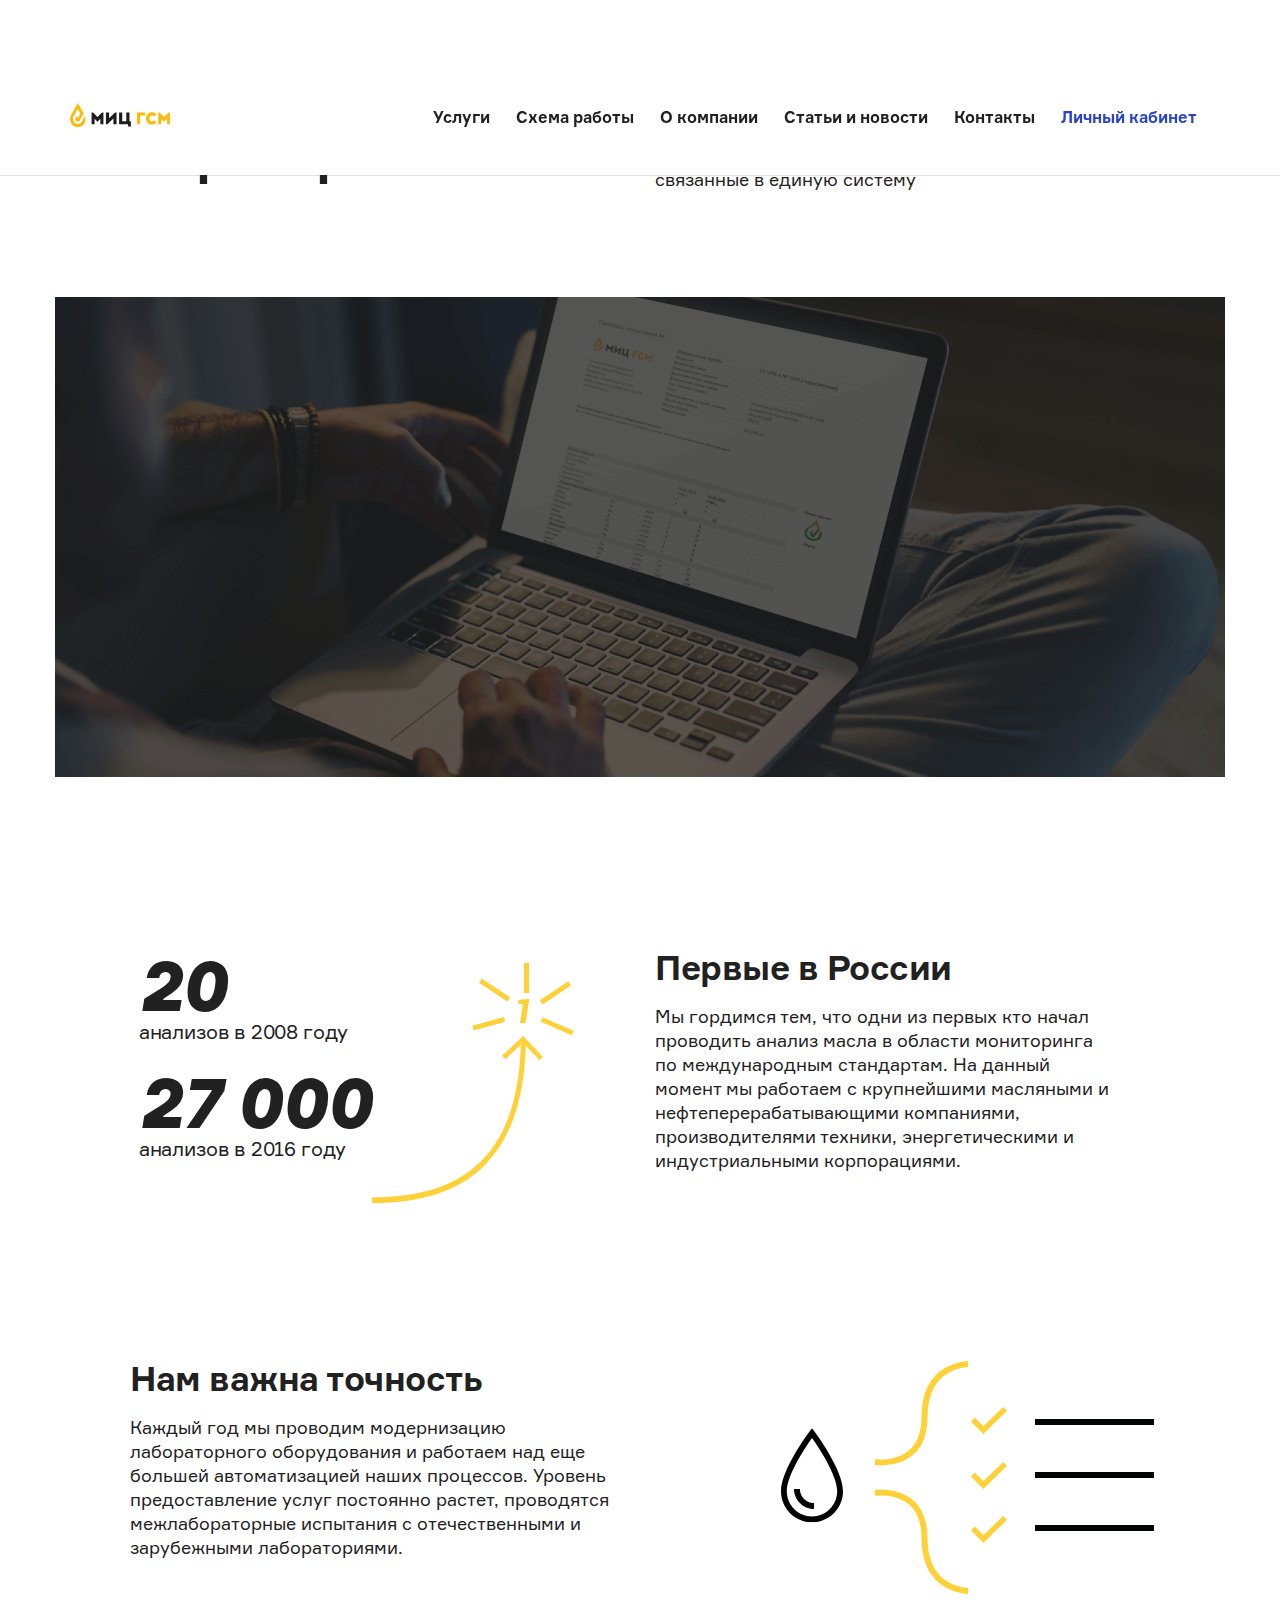
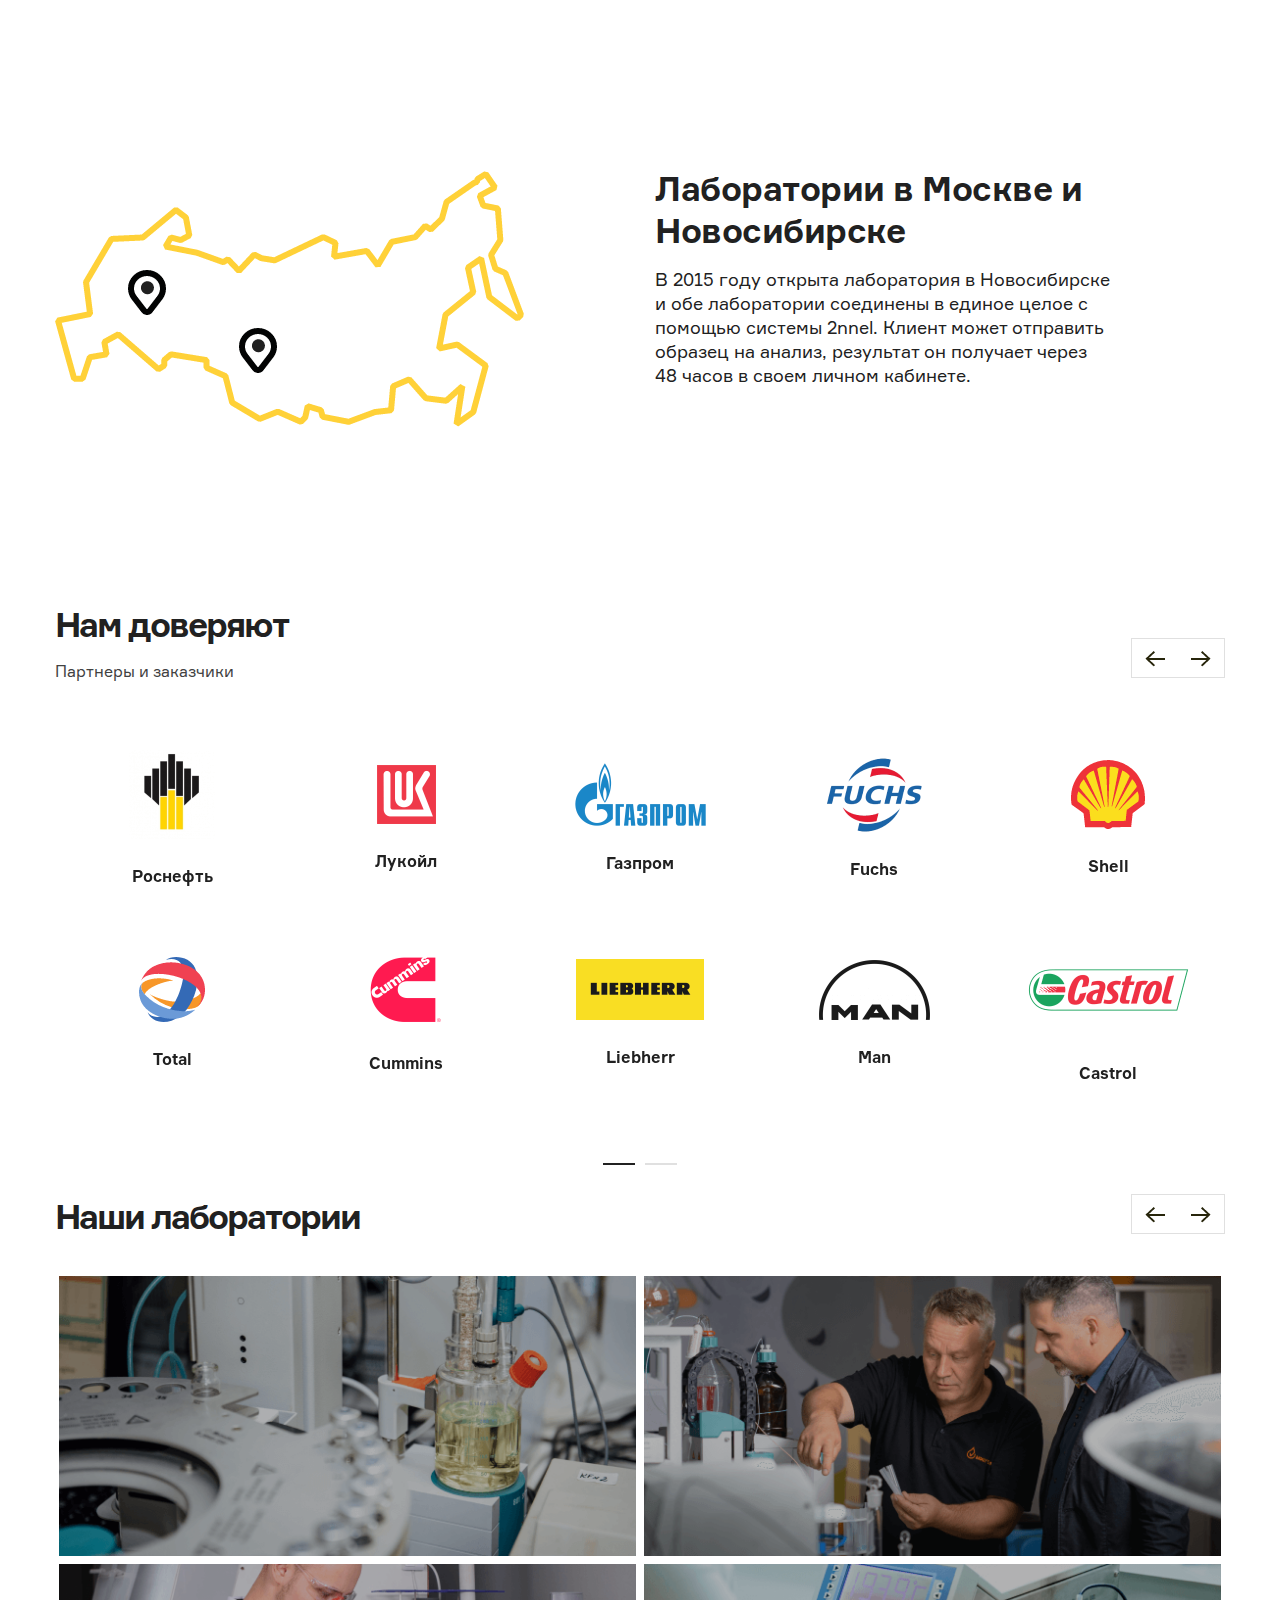
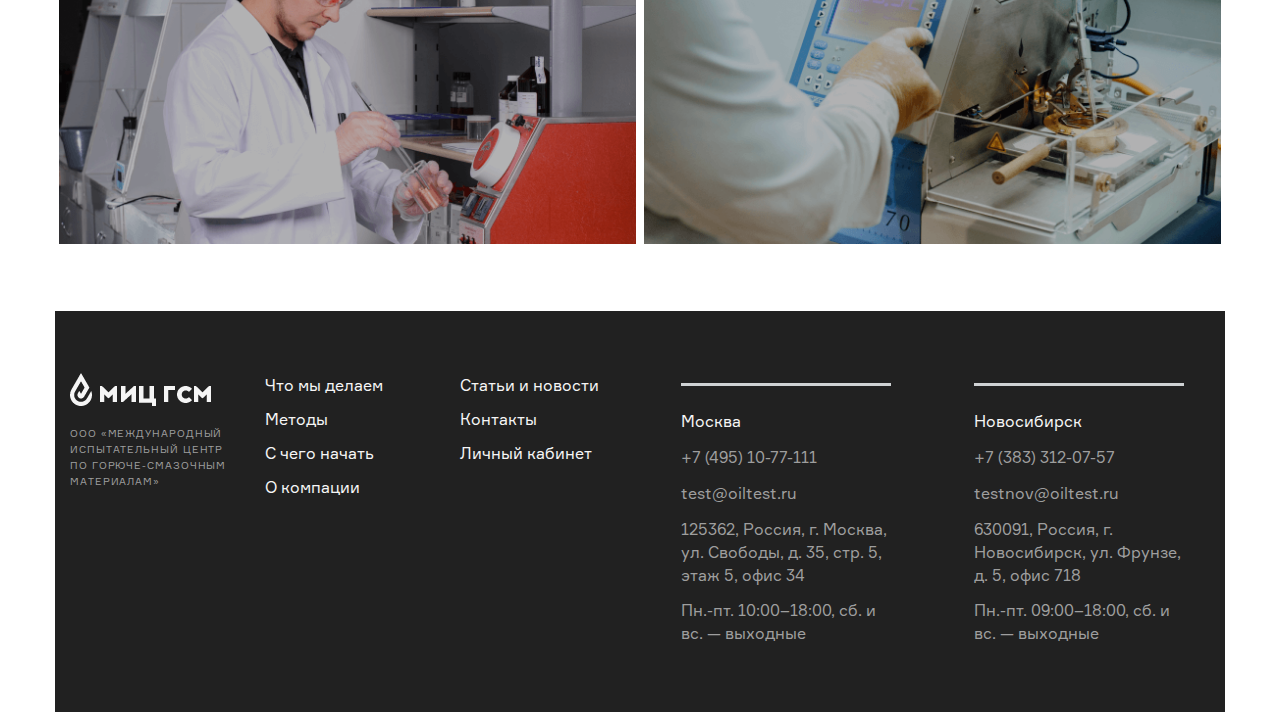
<file: Mits/about_company.html>
<!DOCTYPE html>
<html lang="ru">
<head>
	<meta charset="UTF-8">
	<title>Document</title>
	<meta name="viewport" content="width=device-width, initial-scale=1">
	<meta http-equiv="X-UA-Compatible" content="IE=edge">
	<meta name="description" content="">
	<meta name="keywords" content="">
	<meta name=“format-detection” content=“telephone=no”>
	<link rel="stylesheet" type="text/css" href="css/bootstrap-theme.min.css">
	<link rel="stylesheet" type="text/css" href="css/bootstrap.min.css">
	<link rel="stylesheet" type="text/css" href="css/style.css">
	<link rel="stylesheet" type="text/css" href="js/slick/slick.css">
	<link rel="stylesheet" type="text/css" href="js/slick/slick-theme.css">
</head>
<body>



	<header class="bounceInUp wow  slow">
		<div class="container">
			<div class="row">
				<div class="col-xs-12 col-sm-12	col-md-12 col-lg-12 df_aic_jcsb">
					<div class="menu_med_click">
						<a href="/"><img src="img/logo.svg" alt="sorry" class="logo_header"></a>
						<a href="#" class="menu-btn">Меню</a>
					</div>

					<div class="menu_media">
						<a href="/"><img src="img/logo.svg" alt="sorry" class="logo_header"></a>
						<ul class="menu_destop">
							<li><a href="services.html">Услуги</a></li>
							<li><a href="shema_work.html">Схема работы</a></li>
							<li><a href="about_company.html">О компании</a></li>
							<li><a href="page.html">Статьи и новости</a></li>
							<li><a href="contact.html">Контакты</a></li>
							<li class="login_cab"><a href="login.html">Личный кабинет</a></li>
						</ul>
					</div><!-- menu_media -->
				</div><!-- col -->
			</div><!-- row -->
		</div><!-- container -->	
	</header><!-- header -->
<div class="div_header"></div>



	<div class="container about_company_bg1  mt71">

			<div class="row df_aic_flew">
				<div class="col-xs-12 col-sm-12	col-md-6 col-lg-6">
					<p class="title">Независимая лаборатория</p>
				</div><!-- col -->
				<div class="col-xs-12 col-sm-12	col-md-6 col-lg-6">
					<p class="decription">
						У нас более 1 500 клиентов, из которых множество крупных игроков рынка в различных сферах. 
						Мы одобрены зарубежными производителями техники. Единственная компания в России у которой есть две лаборатории связанные в единую систему 
					</p>
				</div><!-- col -->
			</div><!-- row -->
	</div><!-- about_company_bg1 -->


	<div class="container about_company_bg2" style="background: url(img/bg_shema.png)no-repeat center; -webkit-background-size: cover;
	background-size: cover;">
	</div><!-- about_company_bg2 -->

	<div class="container about_company_bg3">
			<div class="row">

				<div class="col-xs-12 col-sm-6	col-md-6 col-lg-6">
					<p class="nubmer_about">20</p>
					<p class="pod_nubmer_about">анализов в 2008 году</p>

					<p class="nubmer_about">27 000</p>
					<p class="pod_nubmer_about">анализов в 2016 году</p>
					<span class="img_after_nubmer_about"></span>
				</div><!-- col -->

				<div class="col-xs-12 col-sm-6	col-md-6 col-lg-6 mt_768 map_wmin_">
					<p class="title_block">Первые в России</p>
					<p class="decription">
						Мы гордимся тем, что одни из первых кто начал проводить анализ масла в области мониторинга 
						по международным стандартам. На данный момент мы работаем с крупнейшими масляными 
						и нефтеперерабатывающими компаниями, производителями техники, энергетическими 
						и индустриальными корпорациями.
					</p>
				</div><!-- col -->

			</div><!-- row -->

			<div class="row mt177 fled_col_rev">

				<div class="col-xs-12 col-sm-6	col-md-6 col-lg-6 pl_90">
					<p class="title_block">Нам важна точность</p>
					<p class="decription">
						Каждый год мы проводим модернизацию лабораторного оборудования и работаем 
						над еще большей автоматизацией наших процессов. Уровень предоставление услуг постоянно растет, проводятся межлабораторные испытания 
						с отечественными и зарубежными лабораториями.
					</p>

				</div><!-- col -->

				<div class="col-xs-12 col-sm-6	col-md-6 col-lg-6">
					<img src="img/tochnost.png" alt="sorry" class="w100p flr_">
				</div><!-- col -->

			</div><!-- row -->


			<div class="row mt177">

				<div class="col-xs-12 col-sm-6	col-md-6 col-lg-6">
					<img src="img/map_icon.png" alt="sorry" class="w100p">
				</div><!-- col -->

				<div class="col-xs-12 col-sm-6	col-md-6 col-lg-6 map_wmin_">
					<p class="title_block">Лаборатории в Москве и Новосибирске</p>
					<p class="decription">
						В 2015 году открыта лаборатория в Новосибирске 
						и обе лаборатории соединены в единое целое 
						с помощью системы 2nnel. Клиент может отправить образец на анализ, результат он получает через 
						48 часов в своем личном кабинете. 
					</p>
				</div><!-- col -->

			</div><!-- row -->

			<div class="row mt177">
				<div class="col-xs-12 col-sm-12	col-md-12 col-lg-12">
					<p class="slid_title">Нам доверяют</p>
					<p class="slid_descript">Партнеры и заказчики</p>
					<div class="slider_one_about_company_bg3">
						<div class="block_flr_arrows doveria">
							<button class="prevs"><img src="img/arr_left.png" alt="sorry"></button>
							<button class="nexts"><img src="img/arr_right.png" alt="sorry"></button>	
						</div>

						<ul class="slider_a_c">

							<li><img src="img/rosneft.png" alt="sorry">
								<p>Роснефть</p>
							</li>
							<li><img src="img/lukoin.png" alt="sorry">
								<p>Лукойл</p>
							</li>
							<li><img src="img/gazprom.png" alt="sorry">
								<p>Газпром</p>
							</li>
							<li><img src="img/fuchs.png" alt="sorry">
								<p>Fuchs</p>
							</li>
							<li><img src="img/shell.png" alt="sorry">
								<p>Shell</p>
							</li>
							<li><img src="img/shell.png" alt="sorry">
								<p>Shell</p>
							</li>
							<li><img src="img/shell.png" alt="sorry">
								<p>Shell</p>
							</li>


						</ul>

						<ul class="slider_a_c2">

							<li><img src="img/total.png" alt="sorry">
								<p>Total</p>
							</li>
							<li><img src="img/Cummins.png" alt="sorry">
								<p>Cummins</p>
							</li>
							<li><img src="img/liebherr.png" alt="sorry">
								<p>Liebherr</p>
							</li>
							<li><img src="img/man.png" alt="sorry">
								<p>Man</p>
							</li>
							<li><img src="img/castrol.png" alt="sorry">
								<p>Castrol</p>
							</li>
							<li><img src="img/castrol.png" alt="sorry">
								<p>Castrol</p>
							</li>
							<li><img src="img/castrol.png" alt="sorry">
								<p>Castrol</p>
							</li>
						</ul>
					</div><!-- slider_one_about_company_bg3 -->
				</div><!-- col -->
			</div><!-- row -->

			<div class="row mt71">
				<div class="col-xs-12 col-sm-12	col-md-12 col-lg-12">
					<p class="slid_title laboratory">Наши лаборатории</p>
					<div class="slider_one_about_company_bg3">

						<div class="block_flr_arrows block_flr_arrows_222">
							<button class="prevs1"><img src="img/arr_left.png" alt="sorry"></button>
							<button class="nexts1"><img src="img/arr_right.png" alt="sorry"></button>	
						</div>

						<ul class="slider_a_c_two">

							<li><img src="img/slid_1.png" alt="sorry"></li>
							<li><img src="img/slid_2.png" alt="sorry"></li>
							<li><img src="img/slid_1.png" alt="sorry"></li>
							<li><img src="img/slid_1.png" alt="sorry"></li>

						</ul>

						<ul class="slider_a_c_two2">

							<li><img src="img/slid_3.png" alt="sorry"></li>
							<li><img src="img/slid_4.png" alt="sorry"></li>
							<li><img src="img/slid_3.png" alt="sorry"></li>
							<li><img src="img/slid_4.png" alt="sorry"></li>

						</ul>
					</div><!-- slider_one_about_company_bg3 -->
				</div><!-- col -->
			</div><!-- row -->

	</div><!-- about_company_bg3 -->





<footer class="container footers ">
		<div class="row">
			<div class="col-xs-12 col-sm-12	col-md-2 col-lg-2">
				<a href="/" class="logo_foot"><img src="img/logo_footer.png" alt="sorry"></a>
				<p class="pod_logo_foot">
					ООО «Международный испытательный центр 
					по горюче-смазочным материалам»
				</p>
			</div><!-- col -->
			<div class="col-xs-12 col-sm-12	col-md-2 col-lg-2">
				<ul class="ul_foot_link">
					<li><a href="#">Что мы делаем</a></li>
					<li><a href="#">Методы</a></li>
					<li><a href="#">С чего начать</a></li>
					<li><a href="#">О компации</a></li>
				</ul>
			</div><!-- col -->
			<div class="col-xs-12 col-sm-12	col-md-2 col-lg-2">
				<ul class="ul_foot_link">
					<li><a href="#">Статьи и новости</a></li>
					<li><a href="#">Контакты</a></li>
					<li><a href="#">Личный кабинет</a></li>
				</ul>
			</div><!-- col -->
			<div class="col-xs-12 col-sm-12	col-md-3 col-lg-3 foot_last_p">
				<div class="wrap_foot_last">
				<hr class="hr_footer">
				<p class="city_footer">Москва</p>
				<p><a href="tel:+7(495)10-77-111">+7 (495) 10-77-111</a></p>
				<p><a href="#">test@oiltest.ru</a></p>
				<p>125362, Россия, г. Москва,
				ул. Свободы, д. 35, стр. 5, этаж 5, офис 34</p>
				<p>Пн.-пт. 10:00–18:00, сб. 
				и вс. — выходные</p>	
				</div>
			</div><!-- col -->
			<div class="col-xs-12 col-sm-12	col-md-3 col-lg-3 foot_last_p">
				<div class="wrap_foot_last">
				<hr class="hr_footer">
				<p class="city_footer">Новосибирск</p>
				<p><a href="tel:+7(383)312-07-57">+7 (383) 312-07-57</a></p>
				<p><a href="#">testnov@oiltest.ru</a></p>
				<p>630091, Россия, 
					г. Новосибирск, 
				ул. Фрунзе, д. 5, офис 718</p>
				<p>Пн.-пт. 09:00–18:00, сб. 
				и вс. — выходные</p>
				</div>
			</div><!-- col -->
		</div><!-- row -->
</footer><!-- footers -->



				</body>	
				<script type="text/javascript" src="js/jquery.min.js"></script>
				<script type="text/javascript" src="js/bootstrap.min.js"></script>
				<script type="text/javascript" src="js/project.js"></script>
				<script type="text/javascript" src="js/slick/slick.min.js"></script>
				</html>
</file>
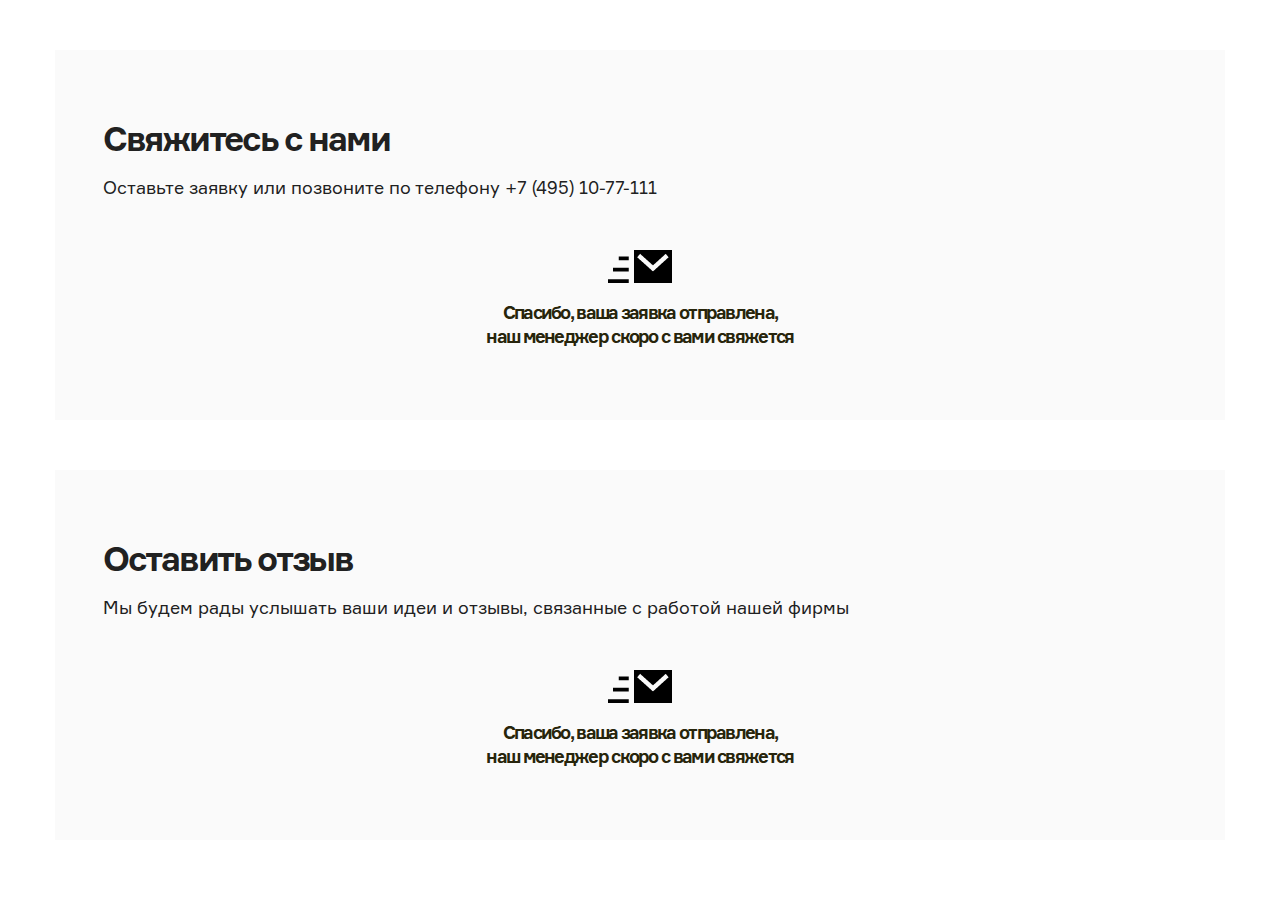
<file: Mits/forma.html>
<!DOCTYPE html>
<html lang="ru">
<head>
	<meta charset="UTF-8">
	<title>Document</title>
	<meta name="viewport" content="width=device-width, initial-scale=1">
	<meta http-equiv="X-UA-Compatible" content="IE=edge">
	<meta name="description" content="">
	<meta name="keywords" content="">
	<meta name=“format-detection” content=“telephone=no”>
	<link rel="stylesheet" type="text/css" href="css/bootstrap-theme.min.css">
	<link rel="stylesheet" type="text/css" href="css/bootstrap.min.css">
	<link rel="stylesheet" type="text/css" href="css/style.css">
	<link rel="stylesheet" type="text/css" href="js/slick/slick.css">
	<link rel="stylesheet" type="text/css" href="js/slick/slick-theme.css">
</head>
<body>




	<div class="container">
		<div class="row">
			<div class="col-xs-12 col-sm-12	col-md-12 col-lg-12 form_send">
				<p class="title_form_send title_block">Свяжитесь с нами</p>
				<p class="send_form_descript decription">Оставьте заявку или позвоните по телефону +7 (495) 10-77-111</p>
				<p class="text-center img_form_send"><img src="img/form_send.png" alt="sorry"></p>
				<p class="text-center thanks_you_text">Спасибо, ваша заявка отправлена, <br> 
				наш менеджер скоро с вами свяжется</p>
			</div><!-- col -->
		</div><!-- row -->
	</div><!-- container -->





	<div class="container">
		<div class="row">
			<div class="col-xs-12 col-sm-12	col-md-12 col-lg-12 form_send">
					<p class="title_form_send title_block">Оставить отзыв</p>
				<p class="send_form_descript decription">Мы будем рады услышать ваши идеи и отзывы, связанные с работой нашей фирмы</p>
				<p class="text-center img_form_send"><img src="img/form_send.png" alt="sorry"></p>
				<p class="text-center thanks_you_text">Спасибо, ваша заявка отправлена, <br> 
				наш менеджер скоро с вами свяжется</p>
			</div><!-- col -->
		</div><!-- row -->
	</div><!-- container -->




</body>	
<script type="text/javascript" src="js/jquery.min.js"></script>
<script type="text/javascript" src="js/bootstrap.min.js"></script>
<script type="text/javascript" src="js/project.js"></script>
<script type="text/javascript" src="js/slick/slick.min.js"></script>
</html>
</file>
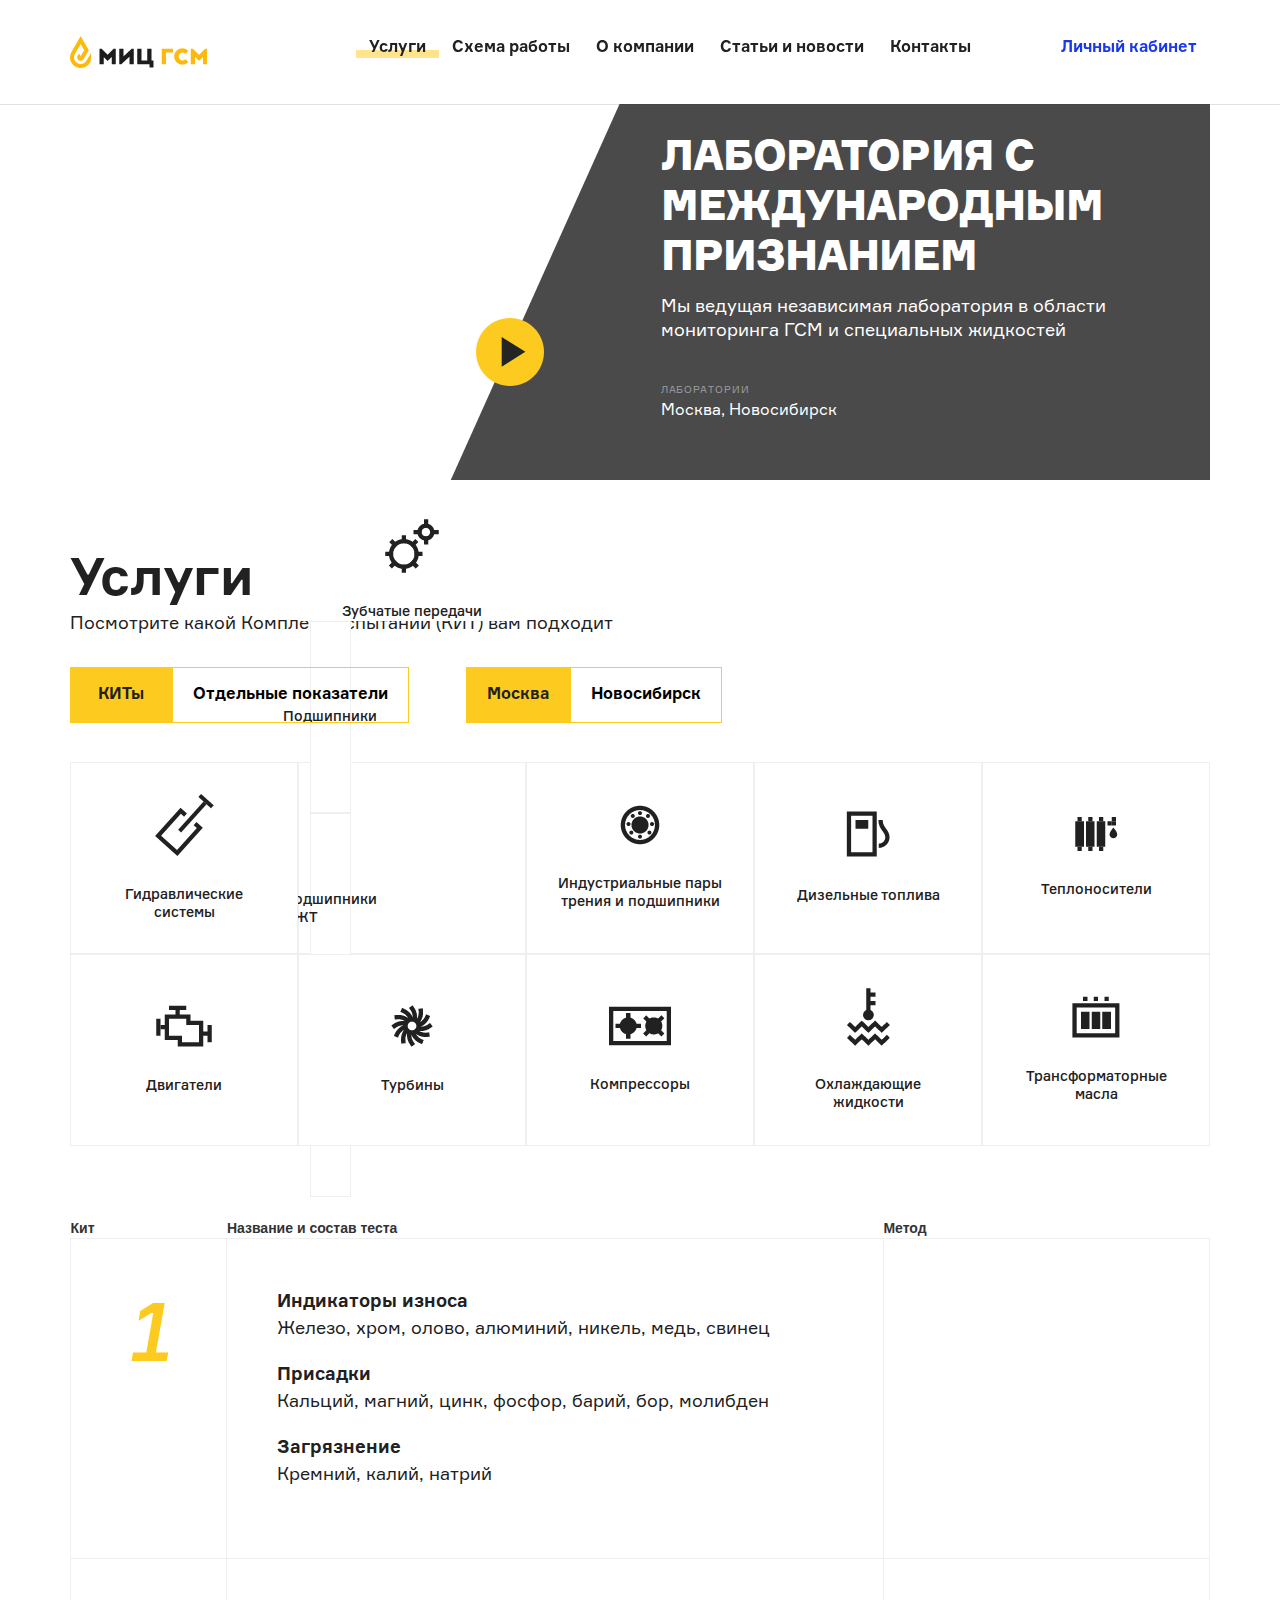
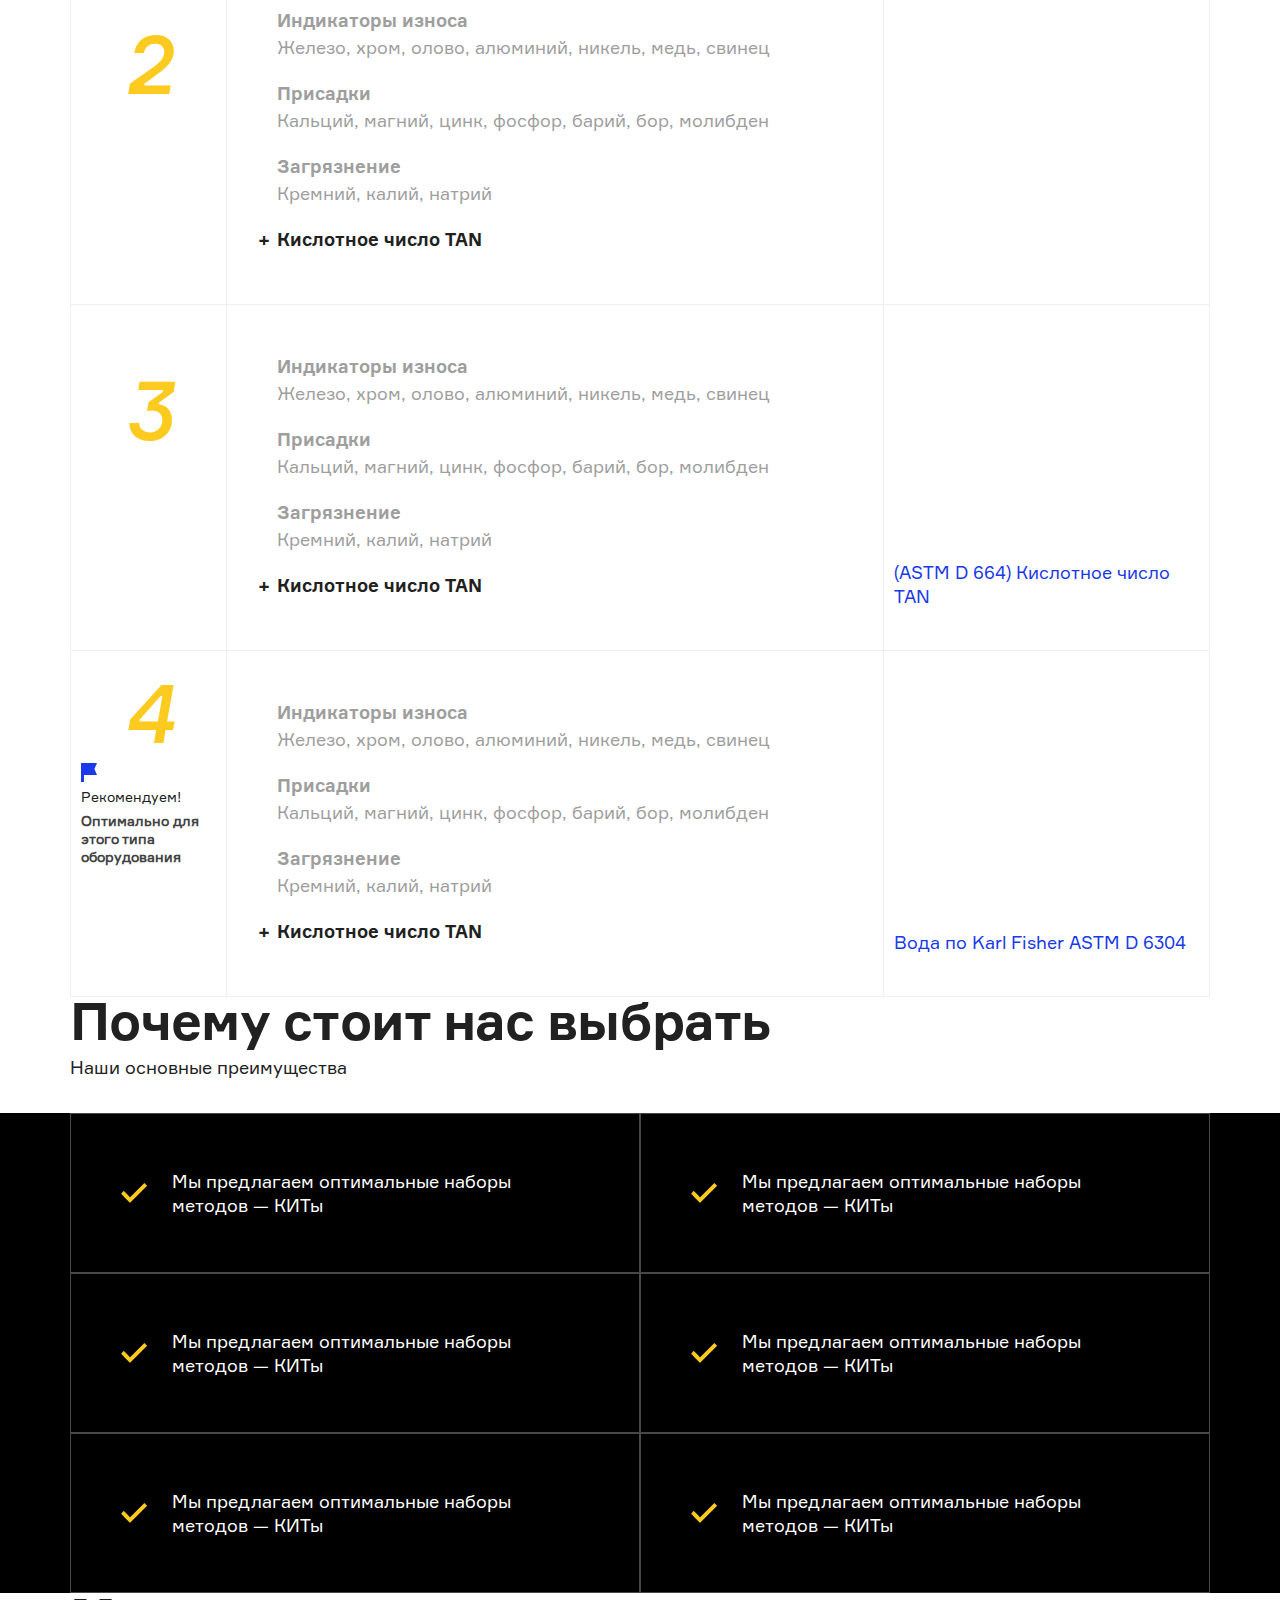
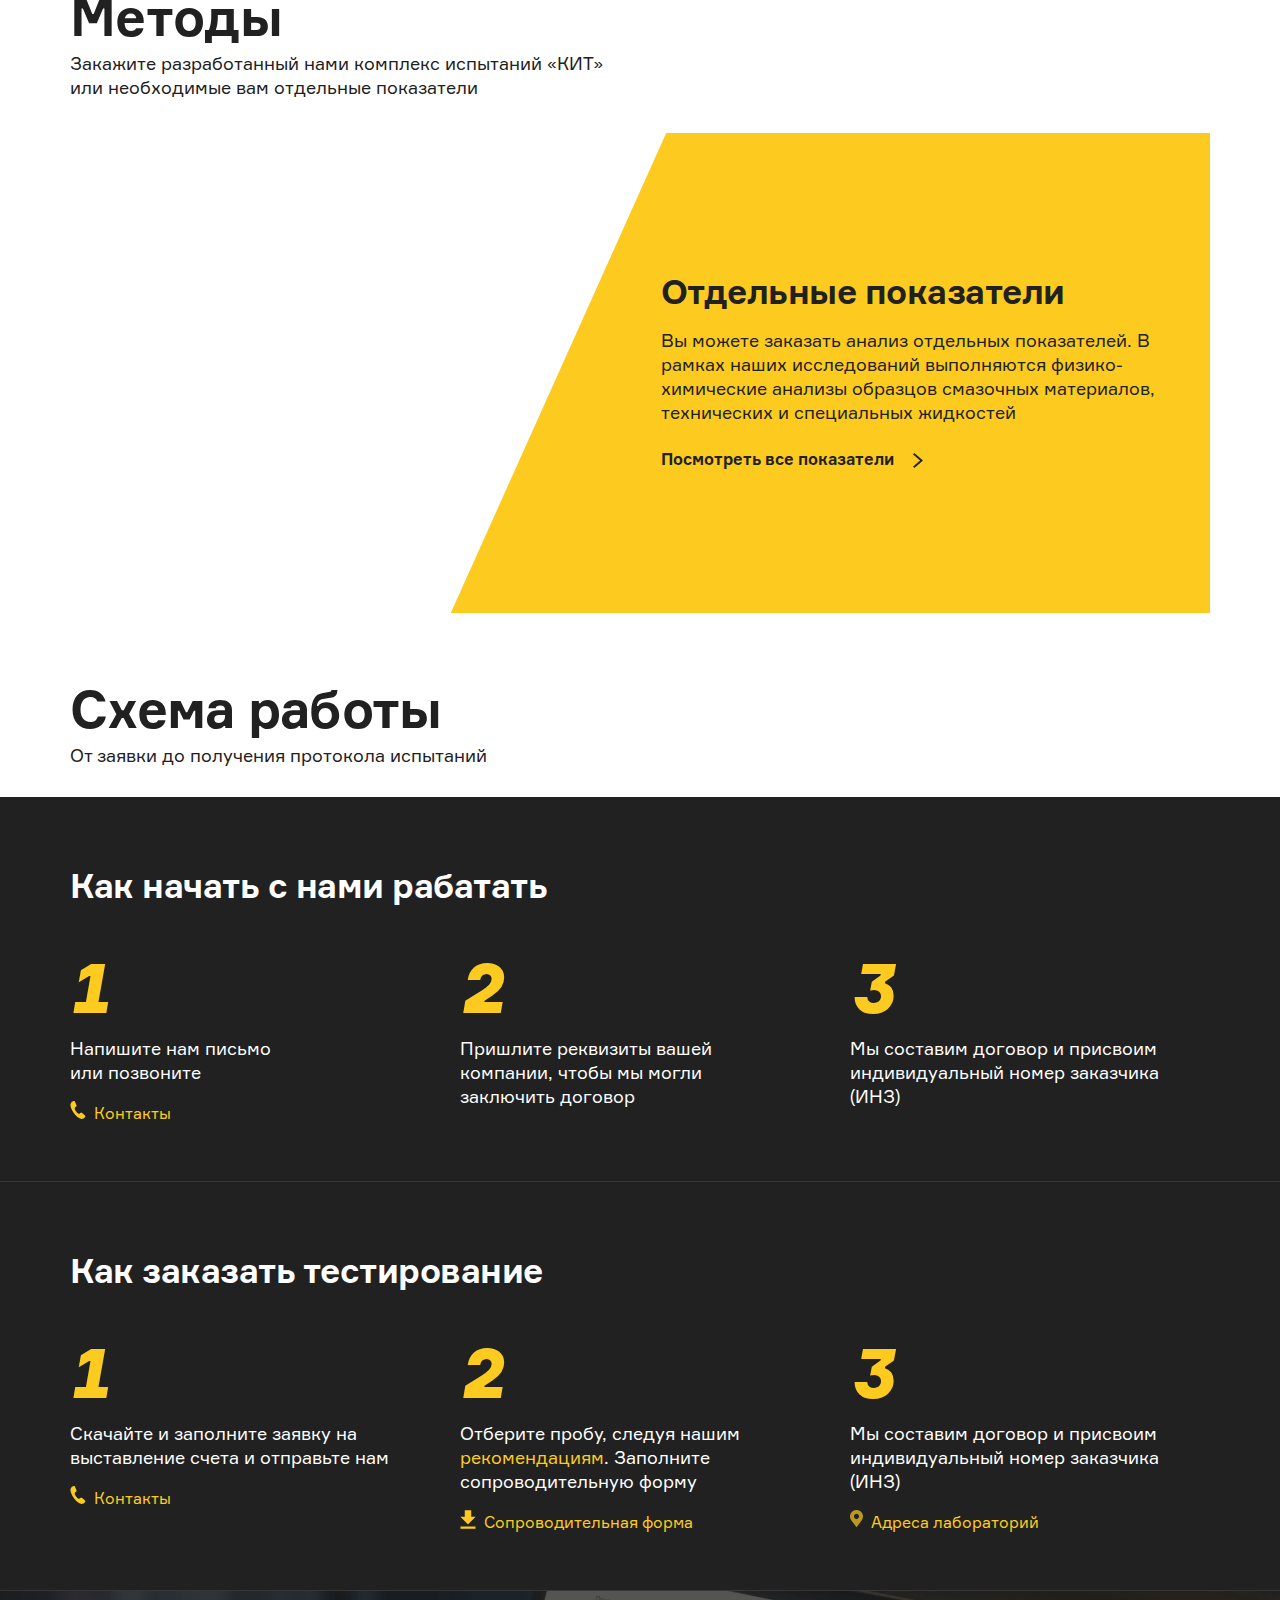
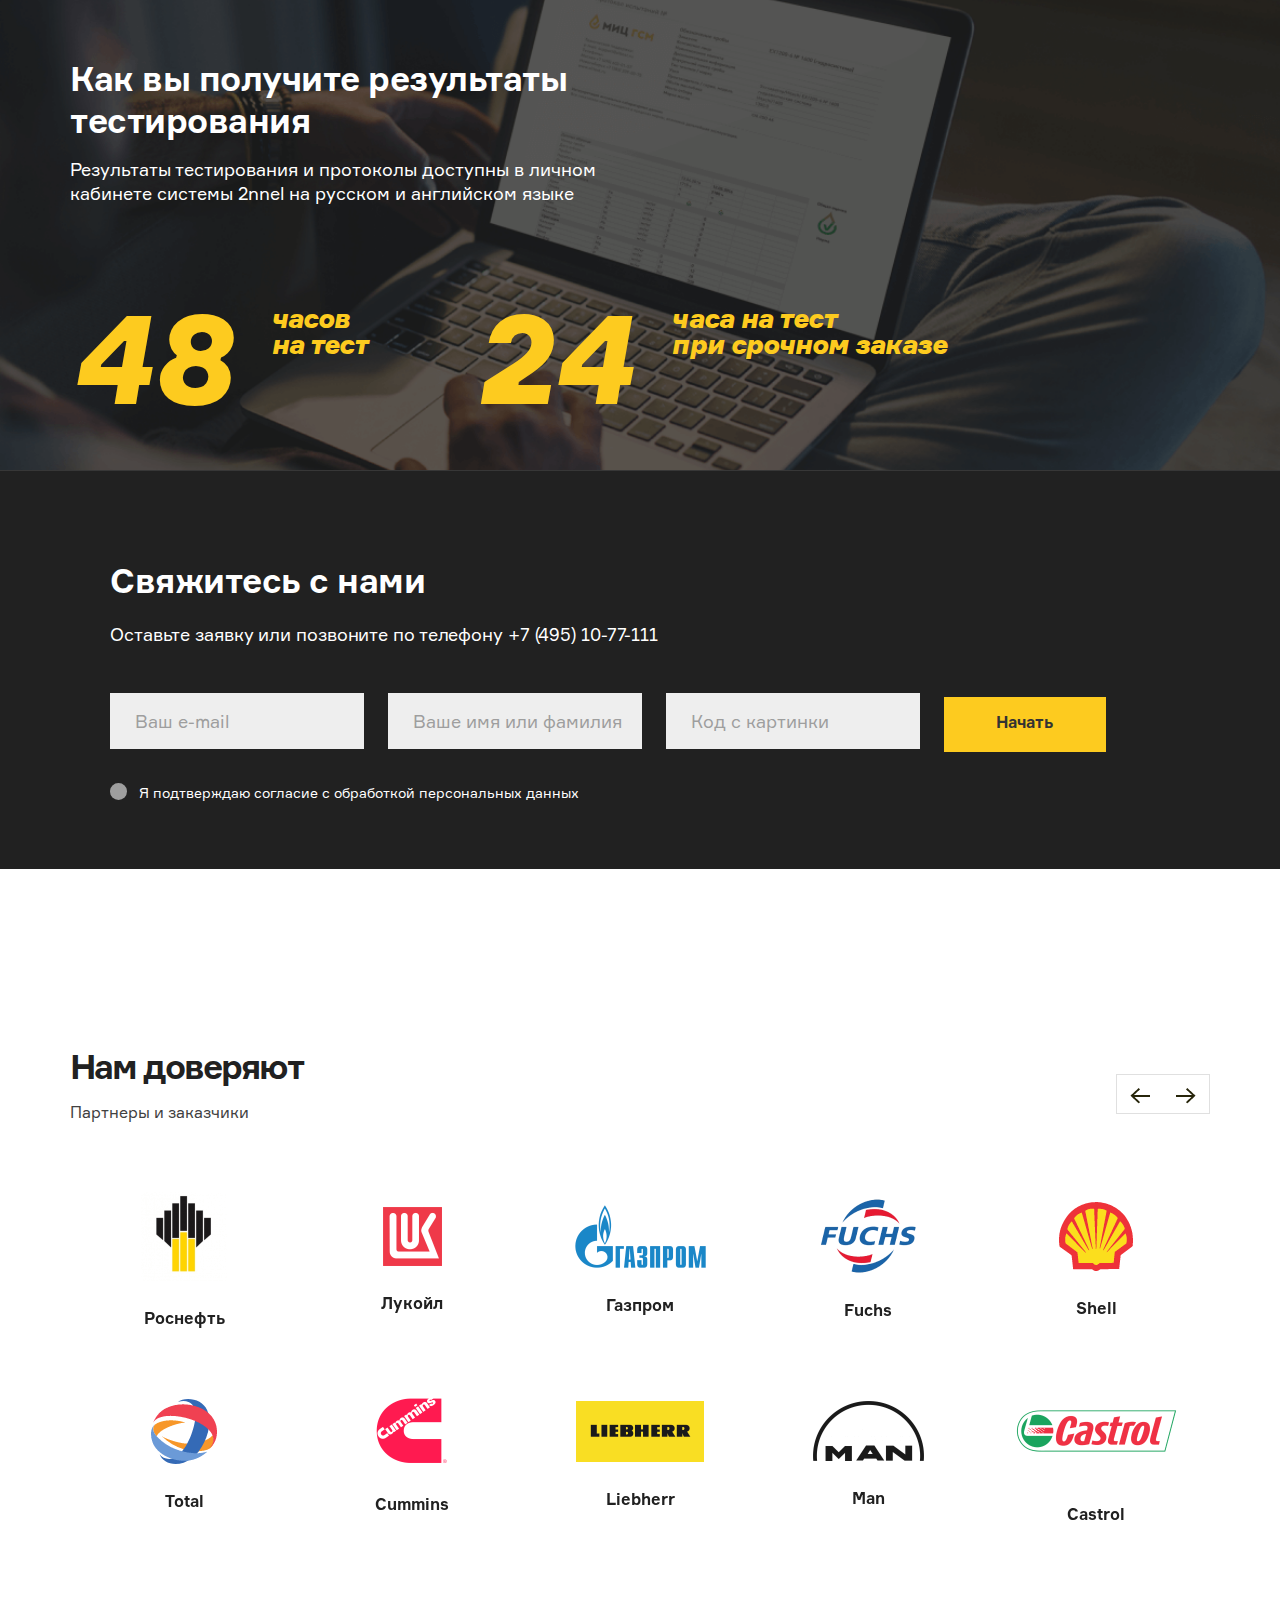
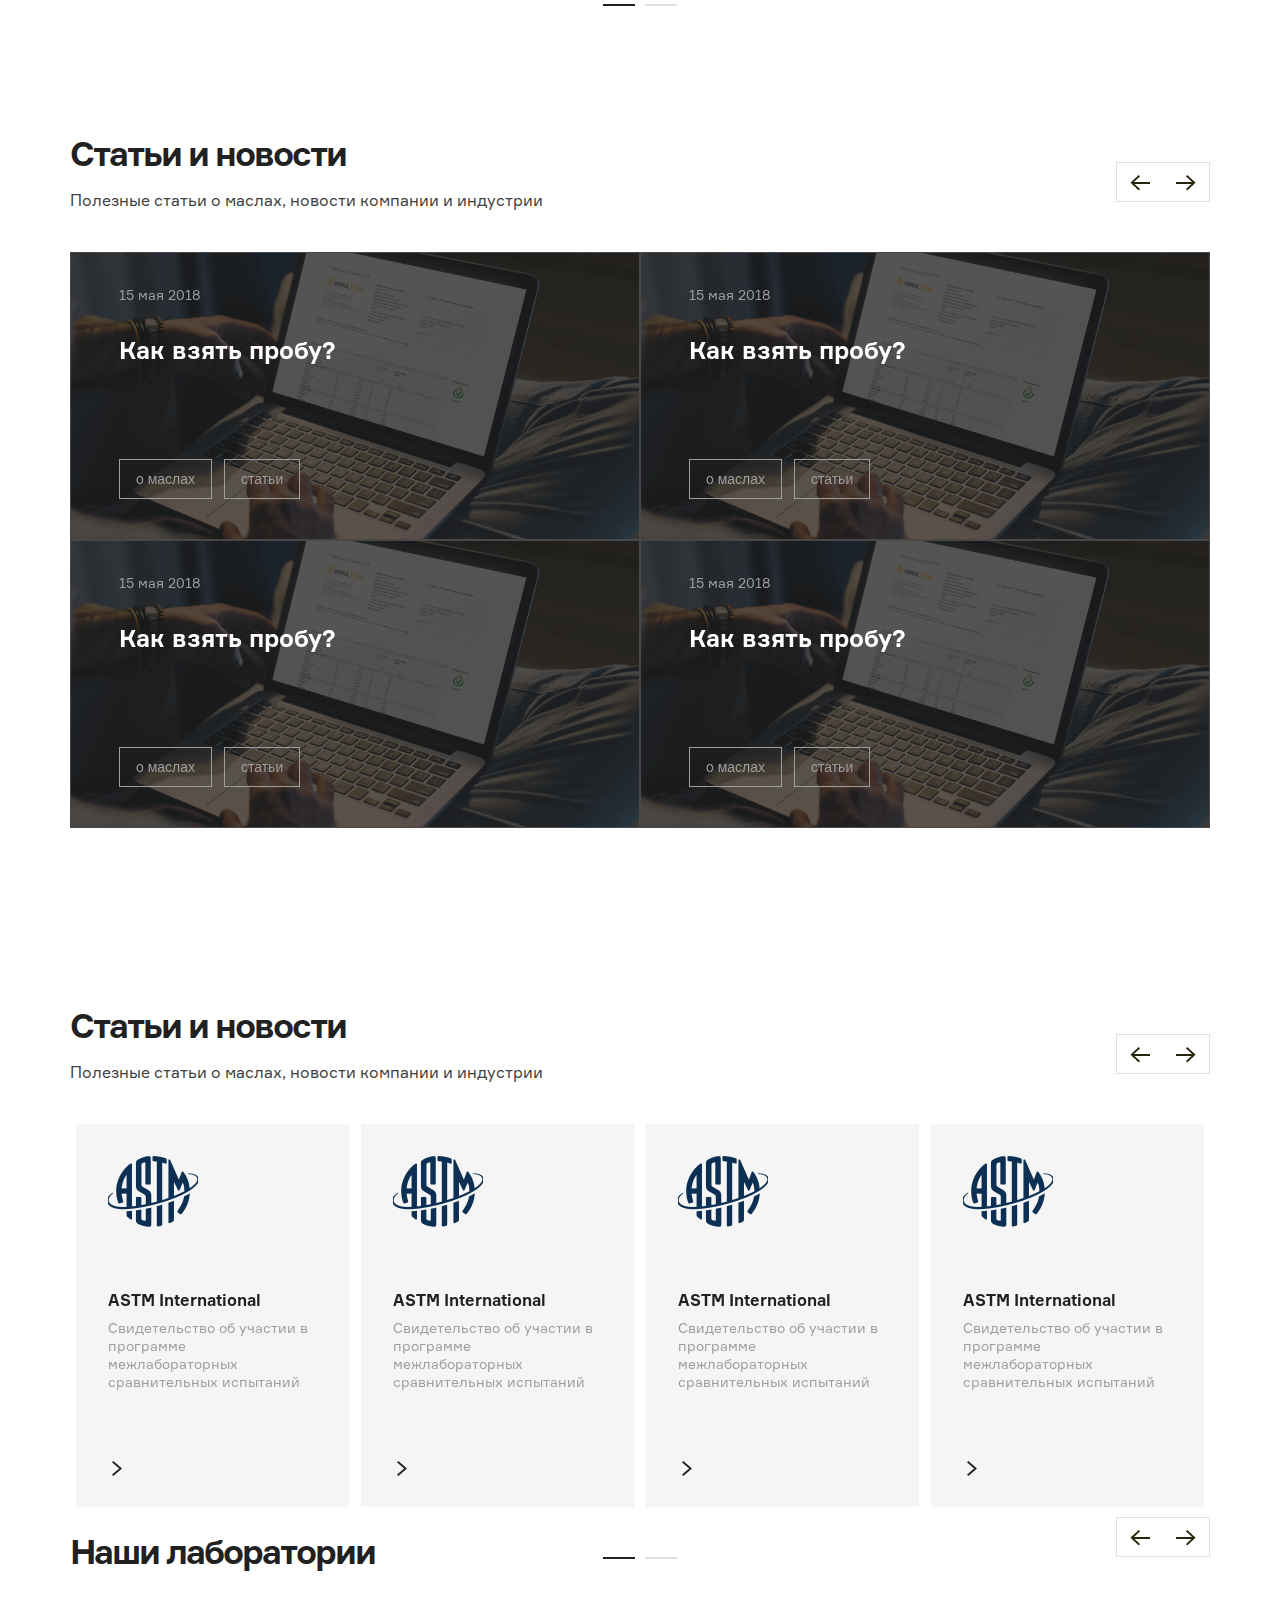
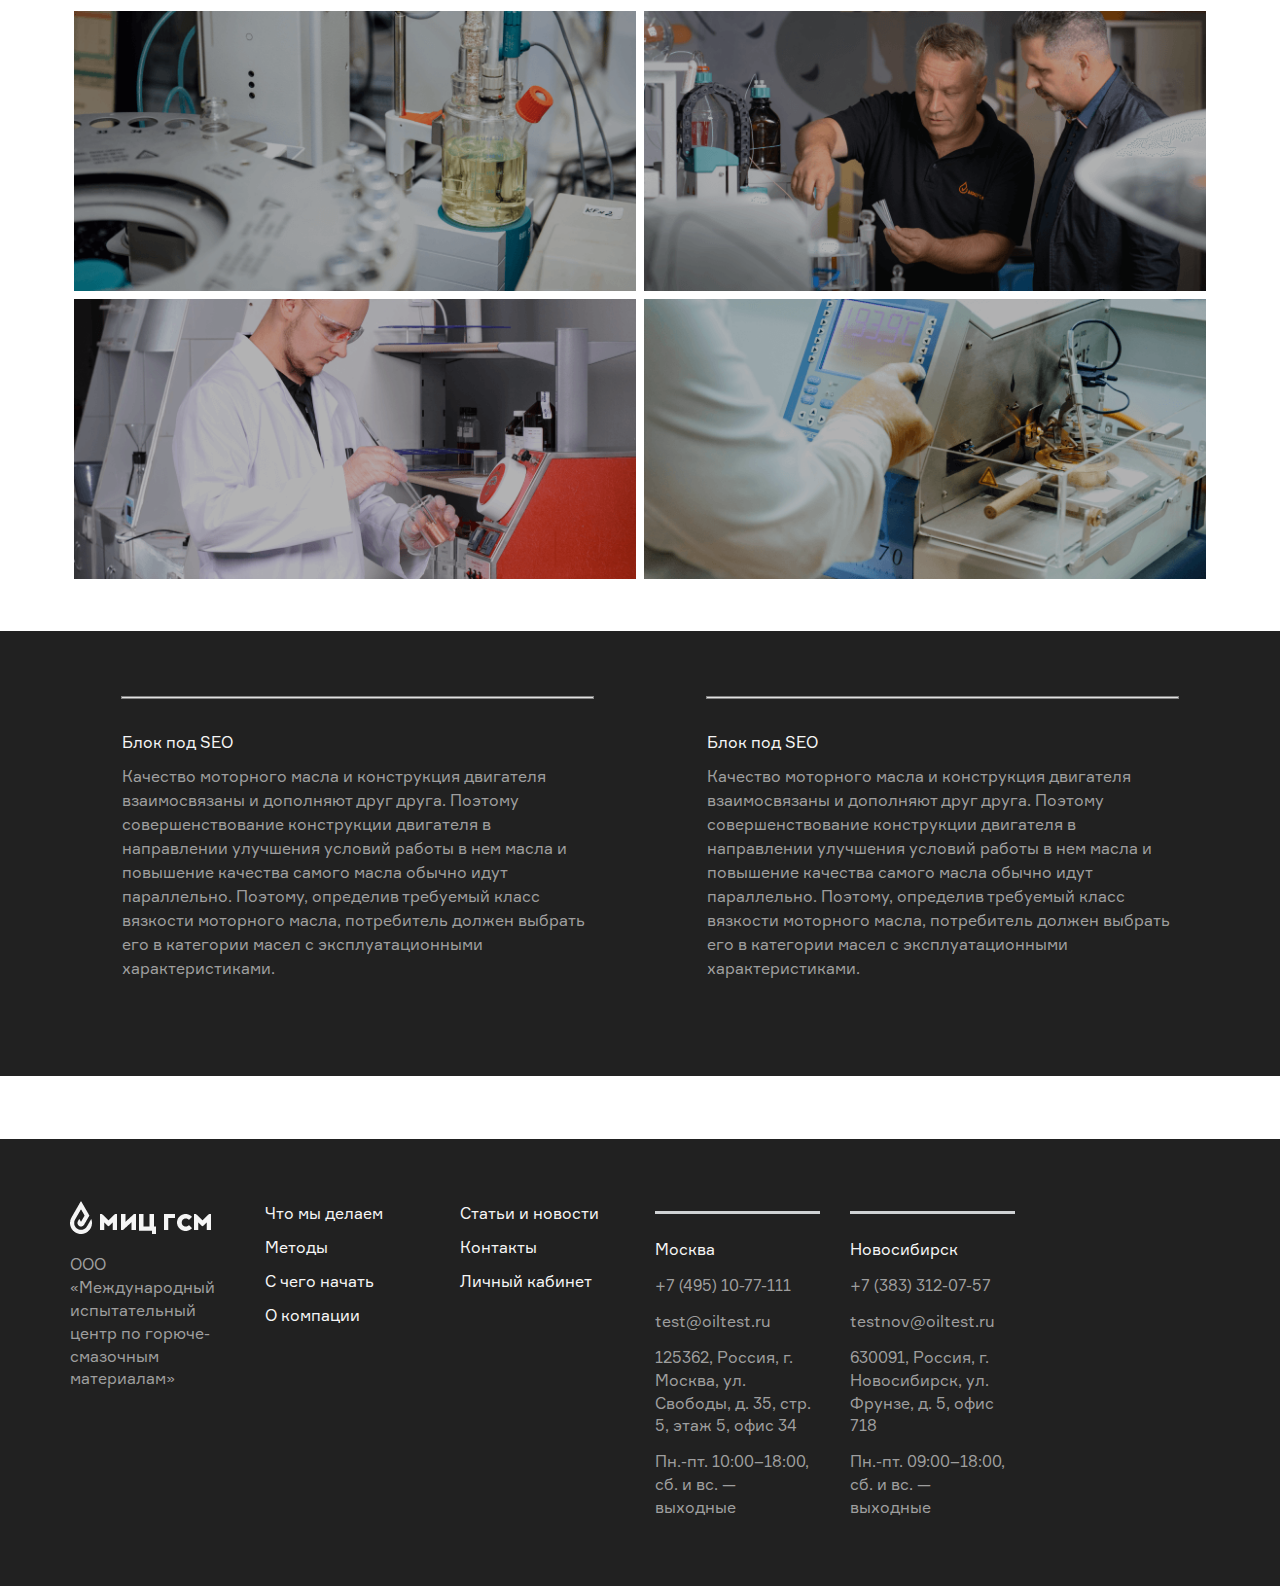
<file: Mits/index1.html>
<!DOCTYPE html>
<html lang="ru">
<head>
	<meta charset="UTF-8">
	<title>Document</title>
	<meta name="viewport" content="width=device-width, initial-scale=1">
	<meta http-equiv="X-UA-Compatible" content="IE=edge">
	<meta name="description" content="">
	<meta name="keywords" content="">
	<meta name=“format-detection” content=“telephone=no”>
	<link rel="stylesheet" type="text/css" href="css/bootstrap-theme.min.css">
	<link rel="stylesheet" type="text/css" href="css/bootstrap.min.css">
	<link rel="stylesheet" type="text/css" href="css/style.css">
	<link rel="stylesheet" type="text/css" href="js/slick/slick.css">
	<link rel="stylesheet" type="text/css" href="js/slick/slick-theme.css">
</head>
<body>


	<header>
		<div class="container">
			<div class="row">
				<div class="col-xs-12 col-sm-12	col-md-12 col-lg-12 df_aic_jcsb">
					<div class="menu_med_click">
						<a href="/"><img src="img/logo.png" alt="sorry"></a>
						<a href="#" class="menu-btn">Меню</a>
					</div>

					<div class="menu_media">
						<a href="/"><img src="img/logo.png" alt="sorry"></a>
						<ul class="menu_destop">
							<li  class="active_menu"><a href="#">Услуги</a></li>
							<li><a href="#">Схема работы</a></li>
							<li><a href="#">О компании</a></li>
							<li><a href="#">Статьи и новости</a></li>
							<li><a href="#">Контакты</a></li>
							<li class="last_menu_destop"><a href="#">Личный кабинет</a></li>
						</ul>
					</div><!-- menu_media -->
				</div><!-- col -->
			</div><!-- row -->
		</div><!-- container -->	
	</header><!-- header -->



	<div class="indexbg1">
		<div class="container">
			<div class="row">
				<div class="col-xs-12 col-sm-12	col-md-12 col-lg-12">
					<img src="img/play.png" alt="play" class="play_video">
					<div class="index_bg1_video">
						<div class="index_bg1_video_wrap">
							<p class="title_indbg1">
								Лаборатория 
								с международным признанием
							</p>
							<p class="descr_indbg1">Мы ведущая независимая лаборатория в области мониторинга ГСМ и специальных жидкостей</p>
							<p class="labor_indbg1">лаборатории</p>
							<p class="bott_indbg1">Москва, Новосибирск</p>
						</div>
					</div>

				</div><!-- col -->
			</div><!-- row -->
		</div><!-- container -->
	</div><!-- indexbg1 -->



	<div class="services_bg1">
		<div class="container">

			<div class="row">
				<div class="col-xs-12 col-sm-12	col-md-12 col-lg-12">
					<p class="title">Услуги</p>
					<p class="decription">Посмотрите какой Комплекс испытаний (КИТ) вам подходит</p>
				</div><!-- col -->
			</div><!-- row -->

			<div class="row">
				<div class="col-xs-12 col-sm-12	col-md-12 col-lg-12">
					<div class="df_aic_flew">
						<!-- Навигация -->
						<ul class="nav nav-tabs tab_one_sb1 ind_bg_page" role="tablist">
							<li class="active"><a href="#kits" aria-controls="kits" role="tab" data-toggle="tab">КИТы</a></li>
							<li><a href="#profile" aria-controls="profile" role="tab" data-toggle="tab">Отдельные показатели</a></li>
						</ul>

						<ul class="nav nav-tabs ind_bg_page" role="tablist">
							<li class="active"><a href="#moskov" aria-controls="moskov" role="tab" data-toggle="tab">Москва</a></li>
							<li><a href="#novosubirsk" aria-controls="novosubirsk" role="tab" data-toggle="tab">Новосибирск</a></li>
						</ul>

					</div>


					<!-- Содержимое вкладок -->
					<div class="tab-content">
						<div role="tabpanel" class="tab-pane active" id="kits">
							<ul class="services_ul">
								<li>
									<img src="img/ic_1.png" alt="sorry">
									<p class="text-center">Гидравлические <br> системы</p>
								</li>

								<li class="zub_li">
									<div class="zub js_code">
										<img src="img/ic_2.png" alt="sorry">
										<p class="text-center">Зубчатые передачи</p>
									</div>


									<ul class="zub_pod_ul">
										<li class="li_bl">Подшипники</li>
										<li class="li_bl">Подшипники ПЖТ</li>
										<li class="slid_guides li_bl">Направляющие скольжения</li>
										<li class="li_tabl_media table_media_dn"> 
											<table class="table_peredachi ">
												<thead>
													<tr>
														<th class=""></th>
														<th class=""></th>
													</tr>
												</thead>

												<tbody>

													<tr>
														<th scope="row" class=""><p class="number_table">1</p></th>
													</tr>

													<tr>
														<td class="w50p_media">
															<p class="table_p_title">Индикаторы износа</p>
															<p class="table_p_descript">Железо, хром, олово, алюминий, никель, медь, свинец</p>
														</td> 
														<td class="w50p_media">
															<p class="table_p_title">ASTM D 664</p>
														</td>
													</tr>

													<tr>
														<td class="w50p_media">
															<p class="table_p_title">Присадки</p>
															<p class="table_p_descript">Кальций, магний, цинк, фосфор, барий, бор, молибден</p>
														</td> 
														<td class="w50p_media">
															<p class="table_p_title">ASTM D 664</p>
														</td>
													</tr>

													<tr>
														<td class="w50p_media">
															<p class="table_p_title">Присадки</p>
															<p class="table_p_descript">Кальций, магний, цинк, фосфор, барий, бор, молибден</p>
														</td> 
														<td class="w50p_media">
															<p class="table_p_title">ASTM D 664</p>
														</td>
													</tr>

												</tbody>

											</table></li>
										</ul>

									</li>

									<li>
										<img src="img/ic_3.png" alt="sorry">
										<p class="text-center">Индустриальные пары <br> трения и подшипники </p>
									</li>

									<li>
										<img src="img/ic_4.png" alt="sorry">
										<p class="text-center">Дизельные топлива</p>
									</li>

									<li>
										<img src="img/ic_5.png" alt="sorry">
										<p class="text-center">Теплоносители</p>
									</li>

									<li>
										<img src="img/ic_6.png" alt="sorry">
										<p class="text-center">Двигатели</p>
									</li>

									<li>
										<img src="img/ic_7.png" alt="sorry">
										<p class="text-center">Турбины</p>
									</li>

									<li>
										<img src="img/ic_8.png" alt="sorry">
										<p class="text-center">Компрессоры</p>
									</li>

									<li>
										<img src="img/ic_9.png" alt="sorry">
										<p class="text-center">Охлаждающие <br> жидкости</p>
									</li>

									<li>
										<img src="img/ic_10.png" alt="sorry">
										<p class="text-center">Трансформаторные <br> масла</p>
									</li>
								</ul>
							</div><!-- kits -->
							<div role="tabpanel" class="tab-pane" id="profile">
								<ul class="services_ul">
									<li>
										<img src="img/masla.png" alt="sorry">
										<p class="text-center">Масла</p>
									</li>

									<li>
										<img src="img/toplivo.png" alt="sorry">
										<p class="text-center">Топливо</p>
									</li>

									<li>
										<img src="img/holod.png" alt="sorry">
										<p class="text-center">Охлаждающие <br> жидкости </p>
									</li>

									<li>
										<img src="img/check.png" alt="sorry">
										<p class="text-center">Аккредитованные <br> методы</p>
									</li>

								</ul>

								<div class="row acardion">
									<div class="col-xs-12 col-sm-12 col-md-12 col-lg-12">
										<div class="panel-group" id="accordion">
											<!-- 1 панель -->
											<div class="panel panel-default">
												<!-- Заголовок 1 панели -->
												<div class="panel-heading">
													<h4 class="panel-title">
														<a data-toggle="collapse" data-parent="#accordion" href="#collapseOne">Вода по Karl Fisher ASTM D 6304</a>
													</h4>
												</div>
												<div id="collapseOne" class="panel-collapse collapse in">
													<!-- Содержимое 1 панели -->
													<div class="panel-body">
														<div class="panel-group" id="accordion">


															<!-- 3 панель -->
															<div class="panel panel-default">
																<!-- Заголовок 3 панели -->
																<div class="row acardion_body">

																	<div class="col-xs-12 col-sm-12 col-md-6 col-lg-6">
																		<img src="img/aparat.png" alt="sorry">
																	</div><!-- col -->
																</div><!-- row -->
																<div class="row acardion_body">
																	<div class="col-xs-12 col-sm-12 col-md-6 col-lg-6">
																		<p class="title_acard">Применяется</p>
																		<p class="descript_acard">Для всех видов индустриальных масел</p>

																		<p class="title_acard">Краткое описание метода</p>
																		<p class="descript_acard">
																			Вязкость измеряется временем прохождения заданного объема масла при заданной температуре через капиляр визкозиметра
																		</p>

																		<p class="title_acard">Оборудование для тестирования</p>
																		<p class="descript_acard">Herzog HVM 472 </p>

																		<p class="title_acard">Метод тестирования</p>
																		<p class="descript_acard">ASTM 445</p>
																	</div>
																	<div class="col-xs-12 col-sm-12 col-md-6 col-lg-6">


																		<p class="title_acard">Краткое описание метода</p>
																		<p class="descript_acard">
																			Вязкость измеряется временем прохождения заданного объема масла при заданной температуре через капиляр визкозиметра
																		</p>

																		<p class="title_acard">Оборудование для тестирования</p>
																		<p class="descript_acard">Herzog HVM 472 </p>

																		<p class="title_acard">Метод тестирования</p>
																		<p class="descript_acard">ASTM 445</p>
																	</div><!-- col -->

																</div>
															</div>
														</div>
													</div>
												</div>
											</div>
											<!-- 2 панель -->
											<div class="panel panel-default">
												<!-- Заголовок 2 панели -->
												<div class="panel-heading">
													<h4 class="panel-title">
														<a data-toggle="collapse" data-parent="#accordion" href="#collapseTwo">(ASTM D 664) Кислотное число TAN</a>
													</h4>
												</div>
												<div id="collapseTwo" class="panel-collapse collapse">
													<!-- Содержимое 2 панели -->
													<div class="panel-body">
														<p>...</p>
													</div>
												</div>
											</div>
											<!-- 3 панель -->
											<div class="panel panel-default">
												<!-- Заголовок 3 панели -->
												<div class="panel-heading">
													<h4 class="panel-title">
														<a data-toggle="collapse" data-parent="#accordion" href="#collapseThree">(ISO 4406)  Класс чистоты</a>
													</h4>
												</div>
												<div id="collapseThree" class="panel-collapse collapse">
													<!-- Содержимое 3 панели -->
													<div class="panel-body">
														<p>...</p>
													</div>
												</div>
											</div>
										</div>
									</div><!-- col -->
								</div><!-- row -->

							</div><!-- profile -->
						</div>

					</div><!-- col -->
				</div><!-- row -->

				<div class="row dn_768">
					<div class="col-xs-12 col-sm-12 col-md-12 col-lg-12">
						<table class="table_peredachi">
							<thead>
								<tr>
									<th class="bdt0">Кит</th>
									<th class="bdt0">Название и состав теста</th>
									<th class="bdt0">Метод</th>
								</tr>
							</thead>

							<tbody>

								<tr>
									<th scope="row" class="col1_tabl"><p class="number_table">1</p></th>
									<td class="col2_tabl">
										<p class="table_p_title">Индикаторы износа</p>
										<p class="table_p_descript">Железо, хром, олово, алюминий, никель, медь, свинец</p>
										<p class="table_p_title">Присадки</p>
										<p class="table_p_descript">Кальций, магний, цинк, фосфор, барий, бор, молибден</p>
										<p class="table_p_title">Загрязнение</p>
										<p class="table_p_descript">Кремний, калий, натрий </p>
									</td>

									<td class="col3_tabl"></td>

								</tr>

							</tbody>
							<tbody>

								<tr>
									<th scope="row" class="col1_tabl"><p class="number_table">2</p></th>
									<td class="col2_tabl">
										<p class="table_p_title tabl_p_3d_col">Индикаторы износа</p>
										<p class="table_p_descript tabl_p_3d_col">Железо, хром, олово, алюминий, никель, медь, свинец</p>
										<p class="table_p_title tabl_p_3d_col">Присадки</p>
										<p class="table_p_descript tabl_p_3d_col">Кальций, магний, цинк, фосфор, барий, бор, молибден</p>
										<p class="table_p_title tabl_p_3d_col">Загрязнение</p>
										<p class="table_p_descript tabl_p_3d_col">Кремний, калий, натрий </p>
										<p class="table_p_title_before">Кислотное число TAN</p>
									</td>

									<td class="col3_tabl">
									</td>

								</tr>

							</tbody>
							<tbody>

								<tr>
									<th scope="row" class="col1_tabl"><p class="number_table">3</p></th>
									<td class="col2_tabl">
										<p class="table_p_title tabl_p_3d_col">Индикаторы износа</p>
										<p class="table_p_descript tabl_p_3d_col">Железо, хром, олово, алюминий, никель, медь, свинец</p>
										<p class="table_p_title tabl_p_3d_col">Присадки</p>
										<p class="table_p_descript tabl_p_3d_col">Кальций, магний, цинк, фосфор, барий, бор, молибден</p>
										<p class="table_p_title tabl_p_3d_col">Загрязнение</p>
										<p class="table_p_descript tabl_p_3d_col">Кремний, калий, натрий </p>
										<p class="table_p_title_before">Кислотное число TAN</p>
									</td>

									<td class="col3_tabl">
										<p>(ASTM D 664) Кислотное число TAN</p>
									</td>

								</tr>

							</tbody>
							<tbody>

								<tr>
									<th scope="row" class="col1_tabl"><p class="number_table">4</p>
										<img src="img/flag.png" alt="sorry" class="flag_img">
										<p class="flag_title">Рекомендуем!</p>
										<p class="flag_descript">Оптимально 
										для этого типа оборудования</p>
									</th>
									<td class="col2_tabl">
										<p class="table_p_title tabl_p_3d_col">Индикаторы износа</p>
										<p class="table_p_descript tabl_p_3d_col">Железо, хром, олово, алюминий, никель, медь, свинец</p>
										<p class="table_p_title tabl_p_3d_col">Присадки</p>
										<p class="table_p_descript tabl_p_3d_col">Кальций, магний, цинк, фосфор, барий, бор, молибден</p>
										<p class="table_p_title tabl_p_3d_col">Загрязнение</p>
										<p class="table_p_descript tabl_p_3d_col">Кремний, калий, натрий </p>
										<p class="table_p_title_before">Кислотное число TAN</p>
									</td>

									<td class="col3_tabl">
										<p>Вода по Karl Fisher ASTM D 6304</p>
									</td>

								</tr>

							</tbody>
						</table>
					</div><!-- col -->
				</div><!-- row -->

			</div><!-- container -->	
		</div><!-- services_bg1 -->

		<div class="container">

			<div class="row">
				<div class="col-xs-12 col-sm-12	col-md-12 col-lg-12">
					<p class="title">Почему стоит нас выбрать</p>
					<p class="decription">Наши основные преимущества</p>
				</div><!-- col -->
			</div><!-- row -->

		</div><!-- container -->

		<div class="indexbg2">
			<div class="container">
				<div class="row">
					<div class="col-xs-12 col-sm-12	col-md-12 col-lg-12">
						<ul>
							<li>
								<img src="img/check_bg.png" alt="sorry">
								<p>Мы предлагаем оптимальные наборы методов — КИТы</p>
							</li>

							<li>
								<img src="img/check_bg.png" alt="sorry">
								<p>Мы предлагаем оптимальные наборы методов — КИТы</p>
							</li>

							<li>
								<img src="img/check_bg.png" alt="sorry">
								<p>Мы предлагаем оптимальные наборы методов — КИТы</p>
							</li>

							<li>
								<img src="img/check_bg.png" alt="sorry">
								<p>Мы предлагаем оптимальные наборы методов — КИТы</p>
							</li>

							<li>
								<img src="img/check_bg.png" alt="sorry">
								<p>Мы предлагаем оптимальные наборы методов — КИТы</p>
							</li>

							<li>
								<img src="img/check_bg.png" alt="sorry">
								<p>Мы предлагаем оптимальные наборы методов — КИТы</p>
							</li>
						</ul>
					</div><!-- col -->
				</div><!-- row -->

			</div><!-- container -->
		</div><!-- indexbg2 -->


		<div class="container">

			<div class="row">
				<div class="col-xs-12 col-sm-12	col-md-6 col-lg-6">
					<p class="title">Методы</p>
					<p class="decription">Закажите разработанный нами комплекс испытаний «КИТ» 
					или необходимые вам отдельные показатели</p>
				</div><!-- col -->
			</div><!-- row -->

		</div><!-- container -->


		<div class="indexbg1 indexbmt">
			<div class="container">
				<div class="row">
					<div class="col-xs-12 col-sm-12	col-md-12 col-lg-12">			
						<div class="index_bg1_video ind_bg_2">
							<div class="index_bg1_video_wrap">
								<p class="title_block">Отдельные показатели</p>
								<p class="decription">Вы можете заказать анализ отдельных показателей. В рамках наших исследований выполняются физико-химические анализы образцов смазочных материалов, технических и специальных жидкостей</p>
								<a href="#" class="link_indexbg1">Посмотреть все показатели <img src="img/arr_rig_ind.png" alt="sorry"></a>
							</div>
						</div>

					</div><!-- col -->
				</div><!-- row -->
			</div><!-- container -->
		</div><!-- indexbg1 -->



		<div class="container">

			<div class="row bg_mb">
				<div class="col-xs-12 col-sm-12	col-md-6 col-lg-6">
					<p class="title">Схема работы</p>
					<p class="decription">От заявки до получения протокола испытаний</p>
				</div><!-- col -->
			</div><!-- row -->

		</div><!-- container -->


		<div class="shema_work_bg ">
			<div class="container">
				<div class="row">
					<div class="col-xs-12 col-sm-12	col-md-12 col-lg-12">
						<div>
							<p class="title_block">Как начать с нами рабатать</p>
						</div>
					</div><!-- col -->

				</div><!-- row -->

				<div class="row">
					<div class="col-xs-12 col-sm-4	col-md-4 col-lg-4">
						<p class="nunber_ccard_shema">1</p>
						<p class="decription">Напишите нам письмо  <br>
						или позвоните</p>
						<p><a href="#"><img src="img/phone.png" alt="sorry">Контакты</a></p>
					</div><!-- col -->

					<div class="col-xs-12 col-sm-4	col-md-4 col-lg-4">
						<p class="nunber_ccard_shema">2</p>
						<p class="decription">Пришлите реквизиты вашей компании, чтобы мы могли заключить договор</p>
					</div><!-- col -->

					<div class="col-xs-12 col-sm-4	col-md-4 col-lg-4">
						<p class="nunber_ccard_shema">3</p>
						<p class="decription">Мы составим договор 
							и присвоим индивидуальный 
						номер заказчика (ИНЗ) </p>

					</div><!-- col -->

				</div><!-- row -->
			</div><!-- container -->	
		</div><!-- shema_work_bg -->

		<div class="shema_work_bg">
			<div class="container">
				<div class="row">
					<div class="col-xs-12 col-sm-12	col-md-12 col-lg-12">
						<div>
							<p class="title_block">Как заказать тестирование</p>
						</div>
					</div><!-- col -->

				</div><!-- row -->
				<div class="row">
					<div class="col-xs-12 col-sm-4	col-md-4 col-lg-4">
						<p class="nunber_ccard_shema">1</p>
						<p class="decription">Скачайте и заполните заявку 
							на выставление счета 
						и отправьте нам</p>
						<p><a href="#"><img src="img/phone.png" alt="sorry">Контакты</a></p>
					</div><!-- col -->

					<div class="col-xs-12 col-sm-4	col-md-4 col-lg-4">
						<p class="nunber_ccard_shema">2</p>
						<p class="decription">Отберите пробу, следуя нашим  <span>рекомендациям</span>. Заполните сопроводительную форму</p>
						<p><a href="#"><img src="img/download.png" alt="sorry">Сопроводительная форма</a></p>
					</div><!-- col -->

					<div class="col-xs-12 col-sm-4	col-md-4 col-lg-4">
						<p class="nunber_ccard_shema">3</p>
						<p class="decription">Мы составим договор 
							и присвоим индивидуальный 
						номер заказчика (ИНЗ) </p>
						<p><a href="#"><img src="img/gps.png" alt="sorry">Адреса лабораторий</a></p>

					</div><!-- col -->

				</div><!-- row -->
			</div><!-- container -->	
		</div><!-- shema_work_bg -->



		<div class="shema_work_bg_fon">
			<div class="container">
				<div class="row">
					<div class="col-xs-12 col-sm-12	col-md-6 col-lg-6">
						<div>
							<p class="title_block">Как вы получите результаты тестирования</p>
							<p class="decription">Результаты тестирования и протоколы доступны 
								в личном кабинете системы 2nnel на русском 
							и английском языке</p>

						</div>
					</div><!-- col -->

				</div><!-- row -->

				<div class="row">
					<div class="col-xs-12 col-sm-12	col-md-12 col-lg-12">
						<div class="df_shema_work_bg_fon">

							<div class="block_shem_hours block_shem_hours1"> <span>48 </span> <div>часов <br> на тест</div></div>
							<div class="block_shem_hours"> <span>24 </span> <div>часа на тест <br>
							при срочном заказе</div></div>

						</div>
					</div><!-- col -->

				</div><!-- row -->

			</div><!-- container -->	
		</div><!-- shema_work_bg -->








		<div class="form_pod_foot form_pod_foot_bg2">
			<div class="container">
				<div class="row">
					<div class="col-xs-12 col-sm-12	col-md-12 col-lg-12">
						<div class="form_service">
							<p class="f_p_foot_title">Свяжитесь с нами</p>
							<p class="f_p_foot_descript">Оставьте заявку или позвоните по телефону +7 (495) 10-77-111</p>

							<form action="">
								<input type="email" placeholder="Ваш e-mail" name="" required>
								<input type="text" placeholder="Ваше имя или фамилия" name="">
								<input type="text" placeholder="Код с картинки" name="">
								<button>Начать</button>

								<p class="label_form">

									<label class="myCheckbox">
										<input type="checkbox" id="test"/>
										<span></span>
									</label>
									<label for="test">Я подтверждаю согласие с обработкой персональных данных</label>
								</p>
							</form>


						</div><!-- form_service -->
					</div><!-- col -->
				</div><!-- row -->
			</div><!-- container -->	
		</div><!-- form_pod_foot -->


		<div class="about_company_bg3">
			<div class="container">
				<div class="row mt177">
					<div class="col-xs-12 col-sm-12	col-md-12 col-lg-12">
						<p class="slid_title">Нам доверяют</p>
						<p class="slid_descript">Партнеры и заказчики</p>
						<div class="slider_one_about_company_bg3">
							<div class="block_flr_arrows">
								<button class="prevs"><img src="img/arr_left.png" alt="sorry"></button>
								<button class="nexts"><img src="img/arr_right.png" alt="sorry"></button>	
							</div>

							<ul class="slider_a_c">

								<li><img src="img/rosneft.png" alt="sorry">
									<p>Роснефть</p>
								</li>
								<li><img src="img/lukoin.png" alt="sorry">
									<p>Лукойл</p>
								</li>
								<li><img src="img/gazprom.png" alt="sorry">
									<p>Газпром</p>
								</li>
								<li><img src="img/fuchs.png" alt="sorry">
									<p>Fuchs</p>
								</li>
								<li><img src="img/shell.png" alt="sorry">
									<p>Shell</p>
								</li>
								<li><img src="img/shell.png" alt="sorry">
									<p>Shell</p>
								</li>
								<li><img src="img/shell.png" alt="sorry">
									<p>Shell</p>
								</li>


							</ul>

							<ul class="slider_a_c2">

								<li><img src="img/total.png" alt="sorry">
									<p>Total</p>
								</li>
								<li><img src="img/Cummins.png" alt="sorry">
									<p>Cummins</p>
								</li>
								<li><img src="img/liebherr.png" alt="sorry">
									<p>Liebherr</p>
								</li>
								<li><img src="img/man.png" alt="sorry">
									<p>Man</p>
								</li>
								<li><img src="img/castrol.png" alt="sorry">
									<p>Castrol</p>
								</li>
								<li><img src="img/castrol.png" alt="sorry">
									<p>Castrol</p>
								</li>
								<li><img src="img/castrol.png" alt="sorry">
									<p>Castrol</p>
								</li>
							</ul>
						</div><!-- slider_one_about_company_bg3 -->
					</div><!-- col -->
				</div><!-- row -->

			</div><!-- container -->
		</div><!-- about_company_bg3 -->

		<div class="about_company_bg3">
			<div class="container">
				<div class="row mt177">
					<div class="col-xs-12 col-sm-12	col-md-12 col-lg-12">
						<p class="slid_title">Статьи и новости</p>
						<p class="slid_descript">Полезные статьи о маслах, новости компании и индустрии</p>
						<div class="slider_one_about_company_bg3">
							<div class="block_flr_arrows block_flr_arrows2">
								<button class="prevs2"><img src="img/arr_left.png" alt="sorry"></button>
								<button class="nexts2"><img src="img/arr_right.png" alt="sorry"></button>	
							</div>

							<ul class="slider_index">	
								<li style="background: url(img/bg_shema.png)no-repeat center; background-size: cover;">
									<p class="data">15 мая 2018</p>
									<p class="title_slider_index">Как взять пробу?</p>
									<p><button>о маслах</button> <button>cтатьи</button></p>
								</li>	

								<li style="background: url(img/bg_shema.png)no-repeat center; background-size: cover;">
									<p class="data">15 мая 2018</p>
									<p class="title_slider_index">Как взять пробу?</p>
									<p><button>о маслах</button> <button>cтатьи</button></p>
								</li>

								<li style="background: url(img/bg_shema.png)no-repeat center; background-size: cover;">
									<p class="data">15 мая 2018</p>
									<p class="title_slider_index">Как взять пробу?</p>
									<p><button>о маслах</button> <button>cтатьи</button></p>
								</li>
							</ul>


							<ul class="slider_index2">
								<li style="background: url(img/bg_shema.png)no-repeat center; background-size: cover;">
									<p class="data">15 мая 2018</p>
									<p class="title_slider_index">Как взять пробу?</p>
									<p><button>о маслах</button> <button>cтатьи</button></p>
								</li>	

								<li style="background: url(img/bg_shema.png)no-repeat center; background-size: cover;">
									<p class="data">15 мая 2018</p>
									<p class="title_slider_index">Как взять пробу?</p>
									<p><button>о маслах</button> <button>cтатьи</button></p>
								</li>

								<li style="background: url(img/bg_shema.png)no-repeat center; background-size: cover;">
									<p class="data">15 мая 2018</p>
									<p class="title_slider_index">Как взять пробу?</p>
									<p><button>о маслах</button> <button>cтатьи</button></p>
								</li>
							</ul>

						</div><!-- slider_one_about_company_bg3 -->
					</div><!-- col -->
				</div><!-- row -->

			</div><!-- container -->
		</div><!-- about_company_bg3 -->

		<div class="about_company_bg3">
			<div class="container">
				<div class="row mt177">
					<div class="col-xs-12 col-sm-12	col-md-12 col-lg-12">
						<p class="slid_title">Статьи и новости</p>
						<p class="slid_descript">Полезные статьи о маслах, новости компании и индустрии</p>
						<div class="slider_one_about_company_bg3">
							<div class="block_flr_arrows block_flr_arrows2">
								<button class="prevs3"><img src="img/arr_left.png" alt="sorry"></button>
								<button class="nexts3"><img src="img/arr_right.png" alt="sorry"></button>	
							</div>


							<ul class="slider2_index">

								<li>
									<div class="li_div_slider2_index">
										<img src="img/astm.png" alt="sorry">
										<p class="titl_slider2_index">ASTM International</p>
										<p class="descr_slider2_index">Свидетельство об участии 
										в программе межлабораторных сравнительных испытаний</p>
										<a href="#"><img src="img/arr_rig_ind.png" alt="sorry"></a>
									</div>
								</li>	



								<li>
									<div class="li_div_slider2_index">
										<img src="img/astm.png" alt="sorry">
										<p class="titl_slider2_index">ASTM International</p>
										<p class="descr_slider2_index">Свидетельство об участии 
										в программе межлабораторных сравнительных испытаний</p>
										<a href="#"><img src="img/arr_rig_ind.png" alt="sorry"></a>
									</div>
								</li>	



								<li>
									<div class="li_div_slider2_index">
										<img src="img/astm.png" alt="sorry">
										<p class="titl_slider2_index">ASTM International</p>
										<p class="descr_slider2_index">Свидетельство об участии 
										в программе межлабораторных сравнительных испытаний</p>
										<a href="#"><img src="img/arr_rig_ind.png" alt="sorry"></a>
									</div>
								</li>	



								<li>
									<div class="li_div_slider2_index">
										<img src="img/astm.png" alt="sorry">
										<p class="titl_slider2_index">ASTM International</p>
										<p class="descr_slider2_index">Свидетельство об участии 
										в программе межлабораторных сравнительных испытаний</p>
										<a href="#"><img src="img/arr_rig_ind.png" alt="sorry"></a>
									</div>
								</li>	



								<li>
									<div class="li_div_slider2_index">
										<img src="img/astm.png" alt="sorry">
										<p class="titl_slider2_index">ASTM International</p>
										<p class="descr_slider2_index">Свидетельство об участии 
										в программе межлабораторных сравнительных испытаний</p>
										<a href="#"><img src="img/arr_rig_ind.png" alt="sorry"></a>
									</div>
								</li>	



							</ul>

						</div><!-- slider_one_about_company_bg3 -->
					</div><!-- col -->
				</div><!-- row -->

				<div class="row">
					<div class="col-xs-12 col-sm-12	col-md-12 col-lg-12">
						<p class="slid_title laboratory">Наши лаборатории</p>
						<div class="slider_one_about_company_bg3">

							<div class="block_flr_arrows">
								<button class="prevs1"><img src="img/arr_left.png" alt="sorry"></button>
								<button class="nexts1"><img src="img/arr_right.png" alt="sorry"></button>	
							</div>

							<ul class="slider_a_c_two">

								<li><img src="img/slid_1.png" alt="sorry"></li>
								<li><img src="img/slid_2.png" alt="sorry"></li>
								<li><img src="img/slid_1.png" alt="sorry"></li>
								<li><img src="img/slid_1.png" alt="sorry"></li>

							</ul>

							<ul class="slider_a_c_two2">

								<li><img src="img/slid_3.png" alt="sorry"></li>
								<li><img src="img/slid_4.png" alt="sorry"></li>
								<li><img src="img/slid_3.png" alt="sorry"></li>
								<li><img src="img/slid_4.png" alt="sorry"></li>

							</ul>
						</div><!-- slider_one_about_company_bg3 -->
					</div><!-- col -->
				</div><!-- row -->

			</div><!-- container -->
		</div><!-- about_company_bg3 -->


		<div class="ind_pod_foot">
			<div class="container">
				<div class="row">
					
					<div class="col-xs-12 col-sm-12	col-md-6 col-lg-6">
						<hr>
						<p class="title_ind_pod_foot">Блок под SEO</p>
						<p class="descript_ind_pod_foot">
							Качество моторного масла и конструкция двигателя взаимосвязаны и дополняют друг друга. Поэтому совершенствование конструкции двигателя в направлении улучшения условий работы в нем масла и повышение качества самого масла обычно идут параллельно.

							Поэтому, определив требуемый класс вязкости моторного масла, потребитель должен выбрать его в категории масел с эксплуатационными характеристиками.
						</p>
					</div><!-- col -->


					<div class="col-xs-12 col-sm-12	col-md-6 col-lg-6">
						<hr>
						<p class="title_ind_pod_foot">Блок под SEO</p>
						<p class="descript_ind_pod_foot">
							Качество моторного масла и конструкция двигателя взаимосвязаны и дополняют друг друга. Поэтому совершенствование конструкции двигателя в направлении улучшения условий работы в нем масла и повышение качества самого масла обычно идут параллельно.

							Поэтому, определив требуемый класс вязкости моторного масла, потребитель должен выбрать его в категории масел с эксплуатационными характеристиками.
						</p>
					</div><!-- col -->

				</div><!-- row -->
			</div><!-- container -->
		</div><!-- ind_pod_foot -->





		<footer class="footers">
			<div class="container">
				<div class="row">
					<div class="col-xs-12 col-sm-12	col-md-2 col-lg-2">
						<a href="/" class="logo_foot"><img src="img/logo_footer.png" alt="sorry"></a>
						<p>
							ООО «Международный испытательный центр 
							по горюче-смазочным материалам»
						</p>
					</div><!-- col -->
					<div class="col-xs-12 col-sm-12	col-md-2 col-lg-2">
						<ul class="ul_foot_link">
							<li><a href="#">Что мы делаем</a></li>
							<li><a href="#">Методы</a></li>
							<li><a href="#">С чего начать</a></li>
							<li><a href="#">О компации</a></li>
						</ul>
					</div><!-- col -->
					<div class="col-xs-12 col-sm-12	col-md-2 col-lg-2">
						<ul class="ul_foot_link">
							<li><a href="#">Статьи и новости</a></li>
							<li><a href="#">Контакты</a></li>
							<li><a href="#">Личный кабинет</a></li>
						</ul>
					</div><!-- col -->
					<div class="col-xs-12 col-sm-12	col-md-2 col-lg-2 foot_last_p">
						<hr class="hr_footer">
						<p class="city_footer">Москва</p>
						<p><a href="tel:+7(495)10-77-111">+7 (495) 10-77-111</a></p>
						<p><a href="#">test@oiltest.ru</a></p>
						<p>125362, Россия, г. Москва,
						ул. Свободы, д. 35, стр. 5, этаж 5, офис 34</p>
						<p>Пн.-пт. 10:00–18:00, сб. 
						и вс. — выходные</p>	
					</div><!-- col -->
					<div class="col-xs-12 col-sm-12	col-md-2 col-lg-2 foot_last_p">
						<hr class="hr_footer">
						<p class="city_footer">Новосибирск</p>
						<p><a href="tel:+7(383)312-07-57">+7 (383) 312-07-57</a></p>
						<p><a href="#">testnov@oiltest.ru</a></p>
						<p>630091, Россия, 
							г. Новосибирск, 
						ул. Фрунзе, д. 5, офис 718</p>
						<p>Пн.-пт. 09:00–18:00, сб. 
						и вс. — выходные</p>
					</div><!-- col -->
				</div><!-- row -->
			</div><!-- container -->	
		</footer><!-- footers -->


	</body>	
	<script type="text/javascript" src="js/jquery.min.js"></script>
	<script type="text/javascript" src="js/bootstrap.min.js"></script>
	<script type="text/javascript" src="js/project.js"></script>
	<script type="text/javascript" src="js/slick/slick.min.js"></script>
	</html>
</file>
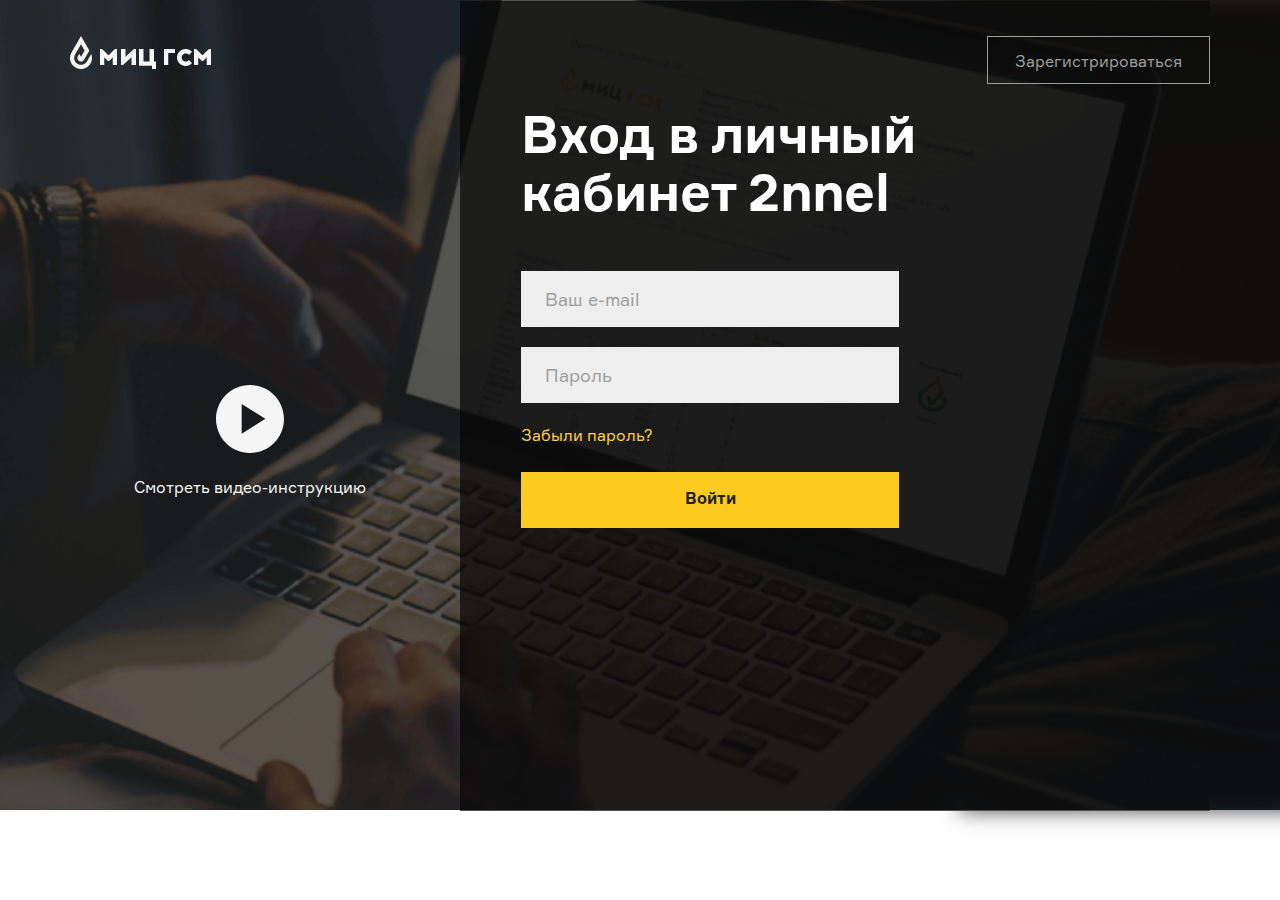
<file: Mits/login.html>
<!DOCTYPE html>
<html lang="ru">
<head>
	<meta charset="UTF-8">
	<title>Document</title>
	<meta name="viewport" content="width=device-width, initial-scale=1">
	<meta http-equiv="X-UA-Compatible" content="IE=edge">
	<meta name="description" content="">
	<meta name="keywords" content="">
	<meta name=“format-detection” content=“telephone=no”>
	<link rel="stylesheet" type="text/css" href="css/bootstrap-theme.min.css">
	<link rel="stylesheet" type="text/css" href="css/bootstrap.min.css">
	<link rel="stylesheet" type="text/css" href="css/style.css">
</head>
<body>

	<div class="media_play_video">
		<div class="container">
			<div class="row">
				<div class="col-xs-12 col-sm-12	col-md-12 col-lg-12 df_ned ">
					
					<img src="img/play_log.png" alt="sorry" class="text-center play_med_icon"   data-toggle="modal" data-target="#playear_video_modal">
					<p class="play_log text-center"  data-toggle="modal" data-target="#playear_video_modal">Cмотреть видео-инструкцию</p>
					<img src="img/back_x.png" alt="sorry" class="back_icon_x">

				</div><!-- col -->
			</div><!-- row -->
		</div><!-- contain -->
	</div>

	<div class="login_in">
		<div class="container">


			<div class="header_login">
				<div class="container">
					<div class="row">
						<div class="col-xs-12 col-sm-12	col-md-12 col-lg-12 df_aic_jcsb">
							<div class="menu_med_click">
							<a href="/" class="img_login_logo"><img src="img/Icons/Logo_white.svg" alt="sorry"></a>
							</div>

						</div><!-- col -->
					</div><!-- row -->
				</div><!-- container -->	
			</div><!-- header -->


			<div class="row">

				<div class="col-xs-12 col-sm-12	col-md-4 col-lg-4">
					<a href="/" class="logo_log_in dn_992"><img src="img/logo_footer.png" alt="sorry"></a>
					<div class="play_video_log" >
						<img src="img/play_log.png" alt="sorry" class="text-center" data-toggle="modal" data-target="#playear_video_modal">
						<p class="play_log text-center">Cмотреть видео-инструкцию</p>
					</div>

				</div><!-- col -->

				<div class="col-xs-12 col-sm-12	col-md-8 col-lg-8 login_block">
					<div class="bg_right_rgb">
						<button class="registr_btn ">Зарегистрироваться</button>
						<p class="title">
							Вход в личный кабинет 2nnel
						</p>
						<form action="" class="form_login">
							<input type="email" placeholder="Ваш е-mail" required>
							<input type="password" placeholder="Пароль" required>
							<p><a href="#">Забыли пароль?</a></p>
							<button>Войти</button>
						</form>
					</div>
				</div><!-- col -->

				<div class="col-xs-12 col-sm-12	col-md-8 col-lg-8 registr_block" style="display: none;">
					<div class="bg_right_rgb">
						<button class="login_btn ">Войти</button>
						<p class="title">
							Регистрация
						</p>
						<form action="" class="form_login">
							<input type="email" placeholder="Ваш е-mail" required>
							<input type="password" placeholder="Пароль" required>
							<input type="password" placeholder="Повторите пароль" required>
							<input type="text" placeholder="Код c картинки" required>
							<p class="label_form">
								<label class="myCheckbox">
									<input type="checkbox" id="test"/>
									<span></span>
								</label>
								<label for="test" class="label_col">Я подтверждаю согласие с обработкой персональных данных</label>
							</p>
							<button class="registr_button">Зарегистрироваться</button>
						</form>
					</div>
				</div><!-- col -->

			</div><!-- row -->

		</div><!-- container -->	
	</div><!-- single -->






<!-- Видео модалка -->
<!-- <button class="btn btn-primary btn-lg" data-toggle="modal" data-target="#playear_video_modal">
	Видео модалка
</button> -->

<!-- Modal -->
<div class="modal fade" id="playear_video_modal" tabindex="-1" role="dialog" aria-labelledby="certificatesLabel" aria-hidden="true">
	<div class="modal-dialog">
		<div class="modal-content">
			<button type="button" class="close close_bg" data-dismiss="modal" aria-hidden="true"><img src="img/back_fff_modal.png" alt="sorry"></button>

			<div class="modal-body">
				<img src="img/playear_video_modal.png" alt="sorry" width="100%">
			</div>
		</div>
	</div>
</div>




</body>	
<script type="text/javascript" src="js/jquery.min.js"></script>
<script type="text/javascript" src="js/bootstrap.min.js"></script>
<script type="text/javascript" src="js/project.js"></script>
</html>
</file>
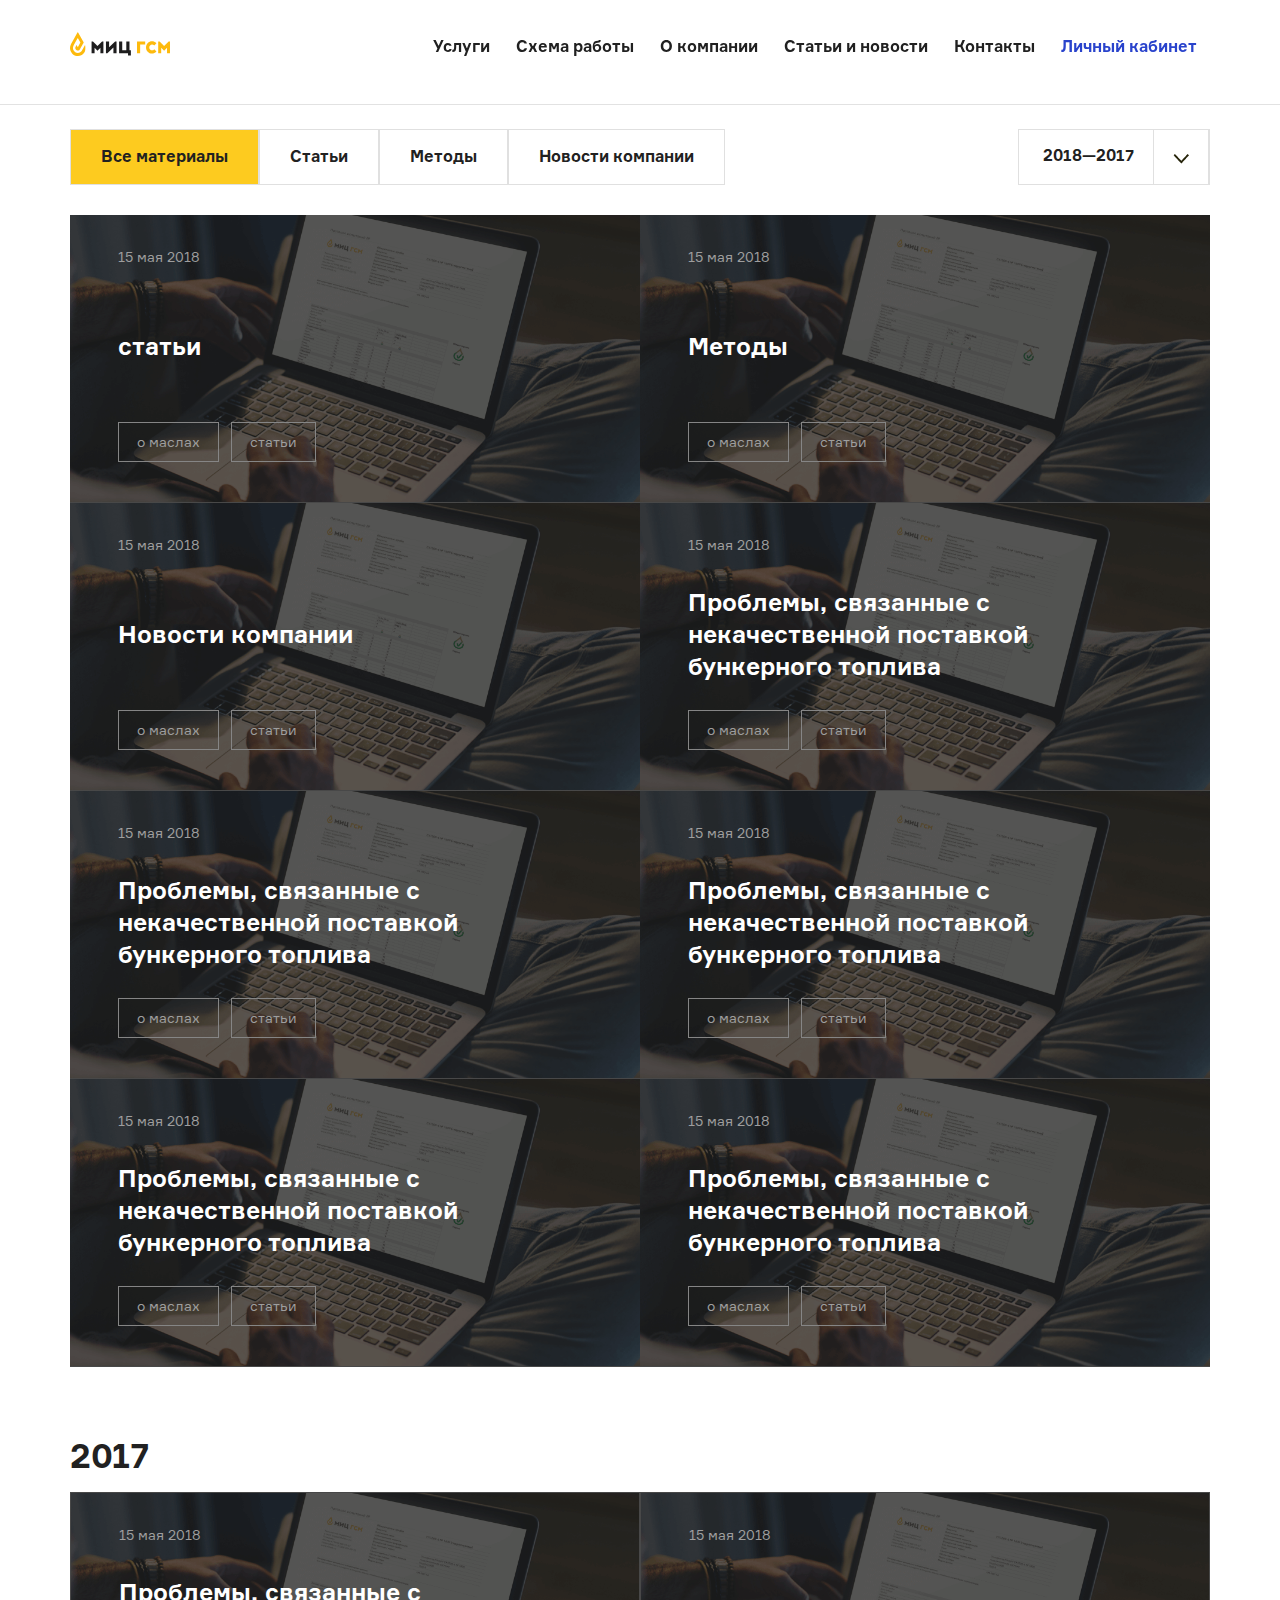
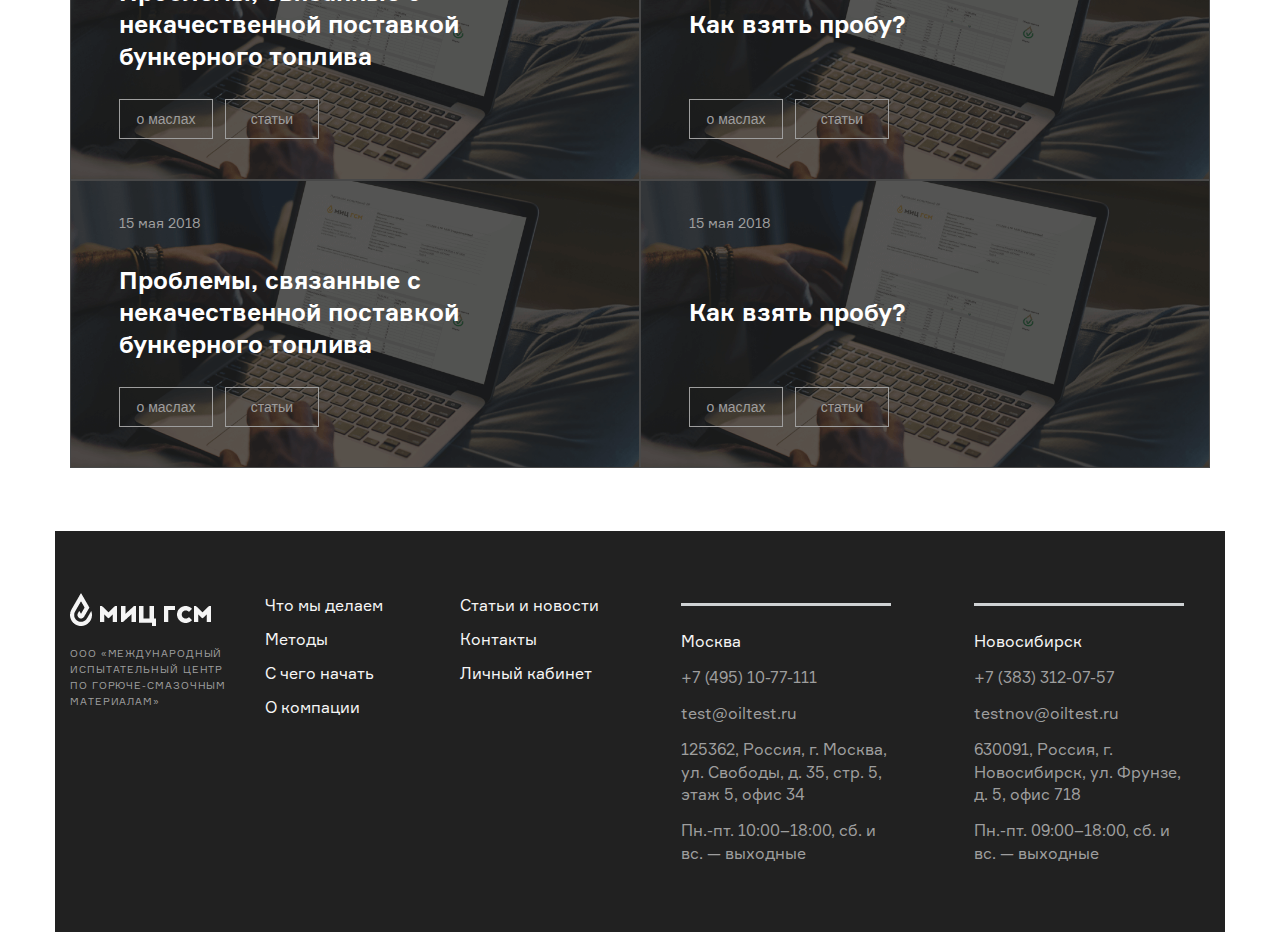
<file: Mits/page.html>
<!DOCTYPE html>
<html lang="ru">
<head>
	<meta charset="UTF-8">
	<title>Document</title>
	<meta name="viewport" content="width=device-width, initial-scale=1">
	<meta http-equiv="X-UA-Compatible" content="IE=edge">
	<meta name="description" content="">
	<meta name="keywords" content="">
	<meta name=“format-detection” content=“telephone=no”>
	<link rel="stylesheet" type="text/css" href="css/bootstrap-theme.min.css">
	<link rel="stylesheet" type="text/css" href="css/bootstrap.min.css">
	<link rel="stylesheet" type="text/css" href="css/style.css">
</head>
<body>


	<header class="bounceInUp wow  slow">
		<div class="container">
			<div class="row">
				<div class="col-xs-12 col-sm-12	col-md-12 col-lg-12 df_aic_jcsb">
					<div class="menu_med_click">
						<a href="/"><img src="img/logo.svg" alt="sorry" class="logo_header"></a>
						<a href="#" class="menu-btn">Меню</a>
					</div>

					<div class="menu_media">
						<a href="/"><img src="img/logo.svg" alt="sorry" class="logo_header"></a>
						<ul class="menu_destop">
							<li><a href="services.html">Услуги</a></li>
							<li><a href="shema_work.html">Схема работы</a></li>
							<li><a href="about_company.html">О компании</a></li>
							<li><a href="page.html">Статьи и новости</a></li>
							<li><a href="contact.html">Контакты</a></li>
							<li class="login_cab"><a href="login.html">Личный кабинет</a></li>
						</ul>
					</div><!-- menu_media -->
				</div><!-- col -->
			</div><!-- row -->
		</div><!-- container -->	
	</header><!-- header -->
<div class="div_header"></div>



	<div class="container">
			<div class="row df_aic_flew">
				<div class="col-xs-12 col-sm-12	col-md-6 col-lg-6">
					<p class="title">Статьи и новости</p>
				</div><!-- col -->
				<div class="col-xs-12 col-sm-12	col-md-6 col-lg-6">
					<p class="decription">
						Описание новых методов, полезные статьи, 
и многое другое
					</p>
				</div><!-- col -->
			</div><!-- row -->
	</div><!-- news -->


	<div class="container news mt71">

			<div class="row">
				<div class="col-xs-12 col-sm-12	col-md-12 col-lg-12">

<button class="lab_check_page lab_check_page_active" id="all">Все материалы</button>
<button class="lab_check_page" id="articles">Статьи</button>
<button class="lab_check_page" id="methods">Методы</button>
<button class="lab_check_page" id="companys_news">Новости компании</button>

<div class="spacer"></div>

				
					<select name="" id="" class="select_years">
						<option value="">2018—2017</option>
						<option value="">2016—2015</option>
						<option value="">2014—2013</option>
					</select>

					<div class="block_filter_news">

						<ul class=" news_ul">
							<li style="background: url(img/bg_shema.png)no-repeat center; background-size: cover;" class="tile articles">
								<p class="data">15 мая 2018</p>
								<p class="title_slider_index">статьи</p>
								<p><button>о маслах</button> <button>cтатьи</button></p>
							</li>	

							<li style="background: url(img/bg_shema.png)no-repeat center; background-size: cover;" class="tile methods">
								<p class="data">15 мая 2018</p>
								<p class="title_slider_index">Методы</p>
								<p><button>о маслах</button> <button>cтатьи</button></p>
							</li>

							<li style="background: url(img/bg_shema.png)no-repeat center; background-size: cover;" class="tile companys_news">
								<p class="data">15 мая 2018</p>
								<p class="title_slider_index">Новости компании</p>
								<p><button>о маслах</button> <button>cтатьи</button></p>
							</li>


							<li style="background: url(img/bg_shema.png)no-repeat center; background-size: cover;" class="tile methods">
								<p class="data">15 мая 2018</p>
								<p class="title_slider_index">Проблемы, связанные 
								с некачественной поставкой бункерного топлива</p>
								<p><button>о маслах</button> <button>cтатьи</button></p>
							</li>

							<li style="background: url(img/bg_shema.png)no-repeat center; background-size: cover;" class="tile companys_news">
								<p class="data">15 мая 2018</p>
								<p class="title_slider_index">Проблемы, связанные 
								с некачественной поставкой бункерного топлива</p>
								<p><button>о маслах</button> <button>cтатьи</button></p>
							</li>

							<li style="background: url(img/bg_shema.png)no-repeat center; background-size: cover;" class="tile articles">
								<p class="data">15 мая 2018</p>
								<p class="title_slider_index">Проблемы, связанные 
								с некачественной поставкой бункерного топлива</p>
								<p><button>о маслах</button> <button>cтатьи</button></p>
							</li>	

							<li style="background: url(img/bg_shema.png)no-repeat center; background-size: cover;" class="tile methods">
								<p class="data">15 мая 2018</p>
								<p class="title_slider_index">Проблемы, связанные 
								с некачественной поставкой бункерного топлива</p>
								<p><button>о маслах</button> <button>cтатьи</button></p>
							</li>

							<li style="background: url(img/bg_shema.png)no-repeat center; background-size: cover;" class="tile companys_news">
								<p class="data">15 мая 2018</p>
								<p class="title_slider_index">Проблемы, связанные 
								с некачественной поставкой бункерного топлива</p>
								<p><button>о маслах</button> <button>cтатьи</button></p>
							</li>
						</ul>


					</div>

				</div><!-- col -->
			</div><!-- row -->

<div class="row mt71">
				<div class="col-xs-12 col-sm-12	col-md-12 col-lg-12">
					<p class="title_block">2017</p>
				</div><!-- col -->
			</div><!-- row -->
			

			<div class="row">
				<div class="col-xs-12 col-sm-12	col-md-12 col-lg-12">

					<ul class="sindle_card_post mt0">	
						<li style="background: url(img/bg_shema.png)no-repeat center; background-size: cover;">
							<p class="data">15 мая 2018</p>
							<p class="title_slider_index">Проблемы, связанные 
							с некачественной поставкой бункерного топлива</p>
							<p><button>о маслах</button> <button>cтатьи</button></p>
						</li>	

						<li style="background: url(img/bg_shema.png)no-repeat center; background-size: cover;">
							<p class="data">15 мая 2018</p>
							<p class="title_slider_index">Как взять пробу?</p>
							<p><button>о маслах</button> <button>cтатьи</button></p>
						</li>
						<li style="background: url(img/bg_shema.png)no-repeat center; background-size: cover;">
							<p class="data">15 мая 2018</p>
							<p class="title_slider_index">Проблемы, связанные 
							с некачественной поставкой бункерного топлива</p>
							<p><button>о маслах</button> <button>cтатьи</button></p>
						</li>	

						<li style="background: url(img/bg_shema.png)no-repeat center; background-size: cover;">
							<p class="data">15 мая 2018</p>
							<p class="title_slider_index">Как взять пробу?</p>
							<p><button>о маслах</button> <button>cтатьи</button></p>
						</li>
					</ul>

				</div><!-- col -->
			</div><!-- row -->
	
	</div><!-- news -->
<footer class="container footers ">
		<div class="row">
			<div class="col-xs-12 col-sm-12	col-md-2 col-lg-2">
				<a href="/" class="logo_foot"><img src="img/logo_footer.png" alt="sorry"></a>
				<p class="pod_logo_foot">
					ООО «Международный испытательный центр 
					по горюче-смазочным материалам»
				</p>
			</div><!-- col -->
			<div class="col-xs-12 col-sm-12	col-md-2 col-lg-2">
				<ul class="ul_foot_link">
					<li><a href="#">Что мы делаем</a></li>
					<li><a href="#">Методы</a></li>
					<li><a href="#">С чего начать</a></li>
					<li><a href="#">О компации</a></li>
				</ul>
			</div><!-- col -->
			<div class="col-xs-12 col-sm-12	col-md-2 col-lg-2">
				<ul class="ul_foot_link">
					<li><a href="#">Статьи и новости</a></li>
					<li><a href="#">Контакты</a></li>
					<li><a href="#">Личный кабинет</a></li>
				</ul>
			</div><!-- col -->
			<div class="col-xs-12 col-sm-12	col-md-3 col-lg-3 foot_last_p">
				<div class="wrap_foot_last">
				<hr class="hr_footer">
				<p class="city_footer">Москва</p>
				<p><a href="tel:+7(495)10-77-111">+7 (495) 10-77-111</a></p>
				<p><a href="#">test@oiltest.ru</a></p>
				<p>125362, Россия, г. Москва,
				ул. Свободы, д. 35, стр. 5, этаж 5, офис 34</p>
				<p>Пн.-пт. 10:00–18:00, сб. 
				и вс. — выходные</p>	
				</div>
			</div><!-- col -->
			<div class="col-xs-12 col-sm-12	col-md-3 col-lg-3 foot_last_p">
				<div class="wrap_foot_last">
				<hr class="hr_footer">
				<p class="city_footer">Новосибирск</p>
				<p><a href="tel:+7(383)312-07-57">+7 (383) 312-07-57</a></p>
				<p><a href="#">testnov@oiltest.ru</a></p>
				<p>630091, Россия, 
					г. Новосибирск, 
				ул. Фрунзе, д. 5, офис 718</p>
				<p>Пн.-пт. 09:00–18:00, сб. 
				и вс. — выходные</p>
				</div>
			</div><!-- col -->
		</div><!-- row -->
</footer><!-- footers -->




</body>	
<script type="text/javascript" src="js/jquery.min.js"></script>
<script type="text/javascript" src="js/bootstrap.min.js"></script>
<script type="text/javascript" src="js/project.js"></script>
</html>
</file>
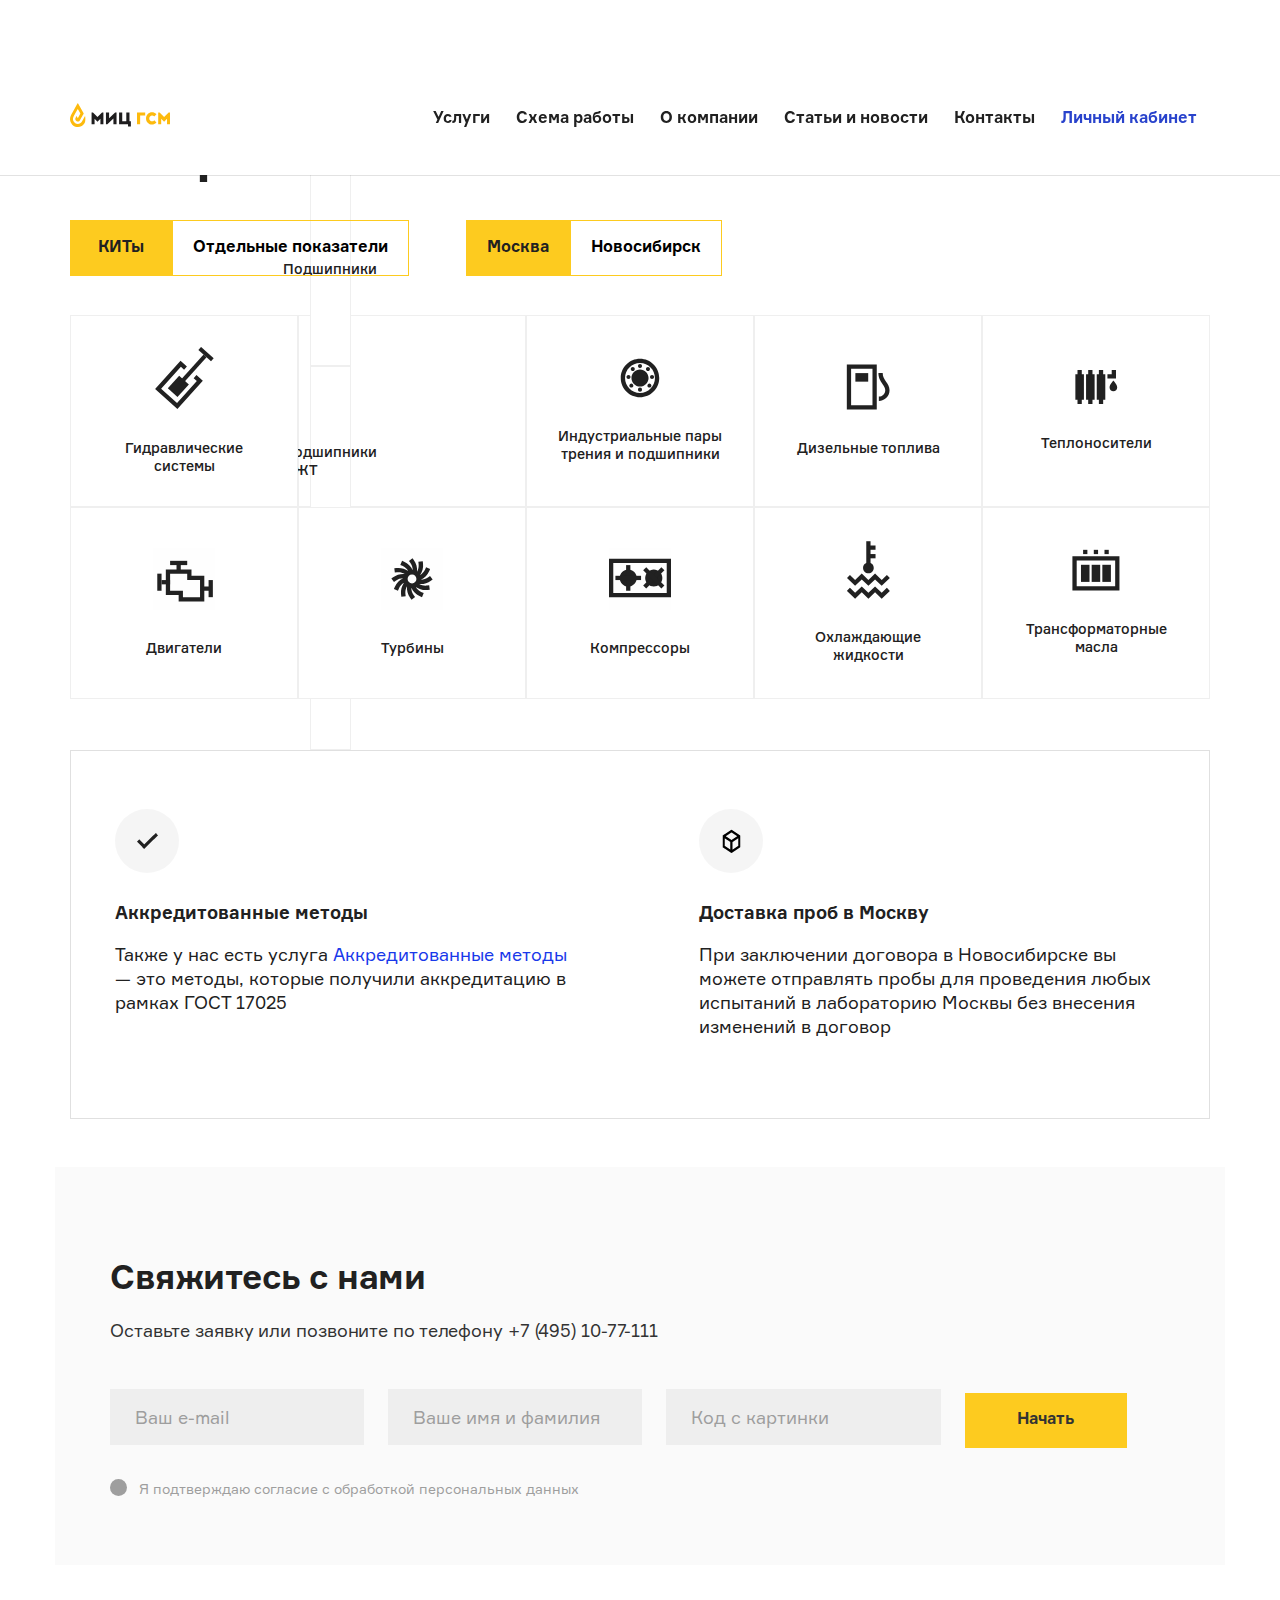
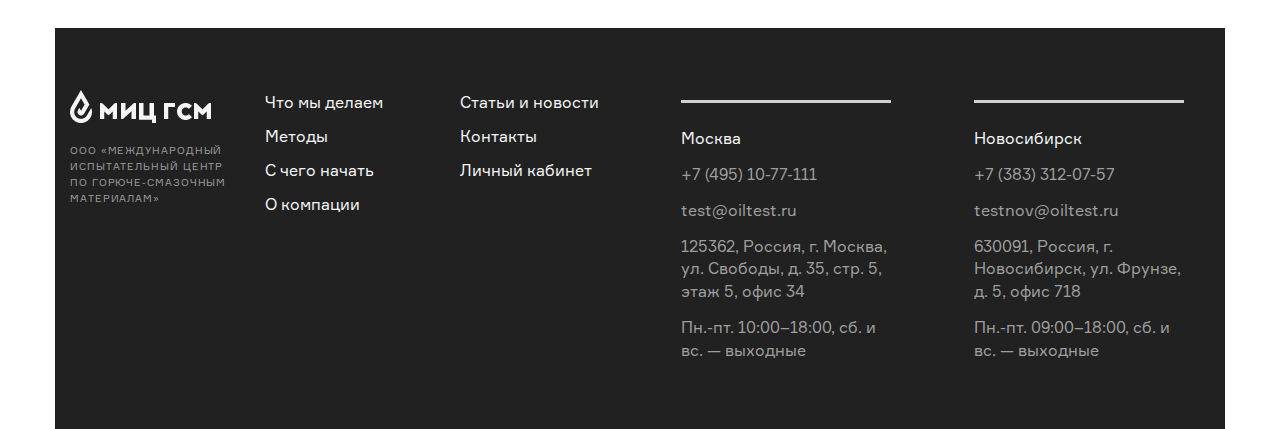
<file: Mits/services.html>
<!DOCTYPE html>
<html lang="ru">
<head>
	<meta charset="UTF-8">
	<title>Document</title>
	<meta name="viewport" content="width=device-width, initial-scale=1">
	<meta http-equiv="X-UA-Compatible" content="IE=edge">
	<meta name="description" content="">
	<meta name="keywords" content="">
	<meta name=“format-detection” content=“telephone=no”>
	<link rel="stylesheet" type="text/css" href="css/bootstrap-theme.min.css">
	<link rel="stylesheet" type="text/css" href="css/bootstrap.min.css">
	<link rel="stylesheet" type="text/css" href="css/style.css">
</head>
<body>

	

	<header class="bounceInUp wow  slow">
		<div class="container">
			<div class="row">
				<div class="col-xs-12 col-sm-12	col-md-12 col-lg-12 df_aic_jcsb">
					<div class="menu_med_click">
						<a href="/"><img src="img/logo.svg" alt="sorry" class="logo_header"></a>
						<a href="#" class="menu-btn">Меню</a>
					</div>

					<div class="menu_media">
						<a href="/"><img src="img/logo.svg" alt="sorry" class="logo_header"></a>
						<ul class="menu_destop">
							<li><a href="services.html">Услуги</a></li>
							<li><a href="shema_work.html">Схема работы</a></li>
							<li><a href="about_company.html">О компании</a></li>
							<li><a href="page.html">Статьи и новости</a></li>
							<li><a href="contact.html">Контакты</a></li>
							<li class="login_cab"><a href="login.html">Личный кабинет</a></li>
						</ul>
					</div><!-- menu_media -->
				</div><!-- col -->
			</div><!-- row -->
		</div><!-- container -->	
	</header><!-- header -->
<div class="div_header"></div>

	<div class="container services_bg1 mt71">

		<div class="row">
			<div class="col-xs-12 col-sm-12	col-md-12 col-lg-12">
				<p class="title">Услуги нашей <br> лаборатории</p>
			</div><!-- col -->
		</div><!-- row -->

		<div class="row">
			<div class="col-xs-12 col-sm-12	col-md-12 col-lg-12">
				<div class="df_aic_flew">
					<!-- Навигация -->
					<ul class="nav nav-tabs tab_one_sb1 ind_bg_page" role="tablist">
						<li class="active"><a href="#kits" aria-controls="kits" role="tab" data-toggle="tab">КИТы</a></li>
						<li><a href="#profile" aria-controls="profile" role="tab" data-toggle="tab">Отдельные показатели</a></li>
					</ul>

					<ul class="nav nav-tabs ind_bg_page" role="tablist">
						<li class="active"><a href="#moskov" aria-controls="moskov" role="tab" data-toggle="tab">Москва</a></li>
						<li><a href="#novosubirsk" aria-controls="novosubirsk" role="tab" data-toggle="tab">Новосибирск</a></li>
					</ul>

				</div>


				<!-- Содержимое вкладок -->
				<div class="tab-content">
					<div role="tabpanel" class="tab-pane active" id="kits">
						<ul class="services_ul">
							<li class="li_kit">
								<img src="img/Icons/гидравлические системы.svg" alt="sorry" class="img_hid_serv">
								<p class="text-center p_hid_serv">Гидравлические <br> системы</p>
							<p class="show_services_ul_link">Lorem ipsum dolor.</p>
							</li>

							<li class="zub ">
						<div class="zub_div li_kit">
							<img src="img/Icons/зубчатые передачи.svg" alt="sorry" class="img_hid_serv">
									<p class="text-center p_hid_serv">Зубчатые передачи</p>
									<p class="show_services_ul_link">Lorem ipsum dolor.</p>	
						</div>
										
						
								

									<ul class="zub_pod_ul">
									<li class="li_bl">Подшипники</li>
									<li class="li_bl">Подшипники ПЖТ</li>
									<li class="slid_guides li_bl">Направляющие скольжения</li>
									<li class="li_tabl_media table_media_dn"> 
										<table class="table_peredachi " style="display: none;">
											<thead>
												<tr>
													<th class=""></th>
													<th class=""></th>
												</tr>
											</thead>

											<tbody>

												<tr>
													<th scope="row" class=""><p class="number_table">1</p></th>
												</tr>

												<tr>
													<td class="w50p_media">
														<p class="table_p_title">Индикаторы износа</p>
														<p class="table_p_descript">Железо, хром, олово, алюминий, никель, медь, свинец</p>
													</td> 
													<td class="w50p_media">
														<p class="table_p_title">ASTM D 664</p>
													</td>
												</tr>

												<tr>
													<td class="w50p_media">
														<p class="table_p_title">Присадки</p>
														<p class="table_p_descript">Кальций, магний, цинк, фосфор, барий, бор, молибден</p>
													</td> 
													<td class="w50p_media">
														<p class="table_p_title">ASTM D 664</p>
													</td>
												</tr>

												<tr>
													<td class="w50p_media">
														<p class="table_p_title">Присадки</p>
														<p class="table_p_descript">Кальций, магний, цинк, фосфор, барий, бор, молибден</p>
													</td> 
													<td class="w50p_media">
														<p class="table_p_title">ASTM D 664</p>
													</td>
												</tr>

											</tbody>

										</table></li>
									</ul>				
								</li>

								<li class="li_kit">
									<img src="img/Icons/индустриальные пары.svg" alt="sorry" class="img_hid_serv">
									<p class="text-center p_hid_serv">Индустриальные пары <br> трения и подшипники </p>
											<p class="show_services_ul_link">Lorem ipsum dolor.</p>
								</li>

								<li class="li_kit">
									<img src="img/Icons/дизельные топлива.svg" alt="sorry" class="img_hid_serv">
									<p class="text-center p_hid_serv">Дизельные топлива</p>
											<p class="show_services_ul_link">Lorem ipsum dolor.</p>
								</li>

								<li class="li_kit">
									<img src="img/Icons/теплоносители.svg" alt="sorry" class="img_hid_serv">
									<p class="text-center p_hid_serv">Теплоносители</p>
											<p class="show_services_ul_link">Lorem ipsum dolor.</p>
								</li>

								<li class="li_kit">
									<img src="img/Icons/двигатели.svg" alt="sorry" class="img_hid_serv">
									<p class="text-center p_hid_serv">Двигатели</p>
											<p class="show_services_ul_link">Lorem ipsum dolor.</p>
								</li>

								<li class="li_kit">
									<img src="img/Icons/турбины.svg" alt="sorry" class="img_hid_serv">
									<p class="text-center p_hid_serv">Турбины</p>
											<p class="show_services_ul_link">Lorem ipsum dolor.</p>
								</li>

								<li class="li_kit">
									<img src="img/Icons/компрессоры.svg" alt="sorry" class="img_hid_serv">
									<p class="text-center p_hid_serv">Компрессоры</p>
											<p class="show_services_ul_link">Lorem ipsum dolor.</p>
								</li>

								<li class="li_kit">
									<img src="img/Icons/охлаждающие жидкости.svg" alt="sorry" class="img_hid_serv">
									<p class="text-center p_hid_serv">Охлаждающие <br> жидкости</p>
											<p class="show_services_ul_link">Lorem ipsum dolor.</p>
								</li>

								<li class="li_kit">
									<img src="img/Icons/трансформаторные масла.svg" alt="sorry" class="img_hid_serv">
									<p class="text-center p_hid_serv">Трансформаторные <br> масла</p>
											<p class="show_services_ul_link">Lorem ipsum dolor.</p>
								</li>
							</ul>
						</div><!-- kits -->
						<div role="tabpanel" class="tab-pane" id="profile">
							<ul class="services_ul">
								<li>
									<img src="img/masla.png" alt="sorry">
									<p class="text-center">Масла</p>
								</li>

								<li>
									<img src="img/toplivo.png" alt="sorry">
									<p class="text-center">Топливо</p>
								</li>

								<li>
									<img src="img/holod.png" alt="sorry">
									<p class="text-center">Охлаждающие <br> жидкости </p>
								</li>

								<li>
									<img src="img/check.png" alt="sorry">
									<p class="text-center">Аккредитованные <br> методы</p>
								</li>

							</ul>

							<div class="row acardion">
								<div class="col-xs-12 col-sm-12 col-md-12 col-lg-12">
									<div class="panel-group" id="accordion">
										<!-- 1 панель -->
										<div class="panel panel-default">
											<!-- Заголовок 1 панели -->
											<div class="panel-heading">
												<h4 class="panel-title">
													<a data-toggle="collapse" data-parent="#accordion" href="#collapseOne">Вода по Karl Fisher ASTM D 6304</a>
												</h4>
											</div>
											<div id="collapseOne" class="panel-collapse collapse in">
												<!-- Содержимое 1 панели -->
												<div class="panel-body">
													<div class="panel-group" id="accordion">

														<div class="panel panel-default">
															<div class="row acardion_body">

																<div class="col-xs-12 col-sm-12 col-md-6 col-lg-6">
																	<img src="img/aparat.png" alt="sorry">
																</div><!-- col -->
															</div><!-- row -->

															<div class="row acardion_body">
																<div class="col-xs-12 col-sm-12 col-md-6 col-lg-6">
																	<p class="title_acard">Применяется</p>
																	<p class="descript_acard">Для всех видов индустриальных масел</p>

																	<p class="title_acard">Краткое описание метода</p>

																	<p class="descript_acard">
																		Вязкость измеряется временем прохождения заданного объема масла при заданной температуре через капиляр визкозиметра
																	</p>

																	<p class="title_acard">Оборудование для тестирования</p>
																	<p class="descript_acard">Herzog HVM 472 </p>

																	<p class="title_acard">Метод тестирования</p>
																	<p class="descript_acard">ASTM 445</p>
																</div>
																<div class="col-xs-12 col-sm-12 col-md-6 col-lg-6">


																	<p class="title_acard">Краткое описание метода</p>
																	<p class="descript_acard">
																		Вязкость измеряется временем прохождения заданного объема масла при заданной температуре через капиляр визкозиметра
																	</p>

																	<p class="title_acard">Оборудование для тестирования</p>
																	<p class="descript_acard">Herzog HVM 472 </p>

																	<p class="title_acard">Метод тестирования</p>
																	<p class="descript_acard">ASTM 445</p>
																</div><!-- col -->

															</div>
														</div>
													</div>
												</div>
											</div>
										</div>
										<!-- 2 панель -->
										<div class="panel panel-default">
											<!-- Заголовок 2 панели -->
											<div class="panel-heading">
												<h4 class="panel-title">
													<a data-toggle="collapse" data-parent="#accordion" href="#collapseTwo">(ASTM D 664) Кислотное число TAN</a>
												</h4>
											</div>
											<div id="collapseTwo" class="panel-collapse collapse">
												<!-- Содержимое 2 панели -->
												<div class="panel-body">
													<p>...</p>
												</div>
											</div>
										</div>
										<!-- 3 панель -->
										<div class="panel panel-default">
											<!-- Заголовок 3 панели -->
											<div class="panel-heading">
												<h4 class="panel-title">
													<a data-toggle="collapse" data-parent="#accordion" href="#collapseThree">(ISO 4406)  Класс чистоты</a>
												</h4>
											</div>
											<div id="collapseThree" class="panel-collapse collapse">
												<!-- Содержимое 3 панели -->
												<div class="panel-body">
													<p>...</p>
												</div>
											</div>
										</div>
									</div>
								</div><!-- col -->
							</div><!-- row -->

						</div><!-- profile -->
					</div>

				</div><!-- col -->
			</div><!-- row -->

			<div class="row dn_768">
				<div class="col-xs-12 col-sm-12 col-md-12 col-lg-12">
					<table class="table_peredachi" style="display: none;">
						<thead>
							<tr>
								<th class="bdt0">Кит</th>
								<th class="bdt0">Название и состав теста</th>
								<th class="bdt0">Метод</th>
							</tr>
						</thead>

						<tbody>

							<tr>
								<th scope="row" class="col1_tabl"><p class="number_table">1</p></th>
								<td class="col2_tabl">
									<p class="table_p_title">Индикаторы износа</p>
									<p class="table_p_descript">Железо, хром, олово, алюминий, никель, медь, свинец</p>
									<p class="table_p_title">Присадки</p>
									<p class="table_p_descript">Кальций, магний, цинк, фосфор, барий, бор, молибден</p>
									<p class="table_p_title">Загрязнение</p>
									<p class="table_p_descript">Кремний, калий, натрий </p>
								</td>

								<td class="col3_tabl"></td>

							</tr>

						</tbody>
						<tbody>

							<tr>
								<th scope="row" class="col1_tabl"><p class="number_table">2</p></th>
								<td class="col2_tabl">
									<p class="table_p_title tabl_p_3d_col">Индикаторы износа</p>
									<p class="table_p_descript tabl_p_3d_col">Железо, хром, олово, алюминий, никель, медь, свинец</p>
									<p class="table_p_title tabl_p_3d_col">Присадки</p>
									<p class="table_p_descript tabl_p_3d_col">Кальций, магний, цинк, фосфор, барий, бор, молибден</p>
									<p class="table_p_title tabl_p_3d_col">Загрязнение</p>
									<p class="table_p_descript tabl_p_3d_col">Кремний, калий, натрий </p>
									<p class="table_p_title_before">Кислотное число TAN</p>
								</td>

								<td class="col3_tabl">
								</td>

							</tr>

						</tbody>
						<tbody>

							<tr>
								<th scope="row" class="col1_tabl"><p class="number_table">3</p></th>
								<td class="col2_tabl">
									<p class="table_p_title tabl_p_3d_col">Индикаторы износа</p>
									<p class="table_p_descript tabl_p_3d_col">Железо, хром, олово, алюминий, никель, медь, свинец</p>
									<p class="table_p_title tabl_p_3d_col">Присадки</p>
									<p class="table_p_descript tabl_p_3d_col">Кальций, магний, цинк, фосфор, барий, бор, молибден</p>
									<p class="table_p_title tabl_p_3d_col">Загрязнение</p>
									<p class="table_p_descript tabl_p_3d_col">Кремний, калий, натрий </p>
									<p class="table_p_title_before">Кислотное число TAN</p>
								</td>

								<td class="col3_tabl">
									<p  data-toggle="modal" data-target="#servic">(ASTM D 664) Кислотное число TAN</p>
								</td>

							</tr>

						</tbody>
						<tbody>

							<tr>
								<th scope="row" class="col1_tabl"><p class="number_table">4</p>
									<img src="img/flag.png" alt="sorry" class="flag_img">
									<p class="flag_title">Рекомендуем!</p>
									<p class="flag_descript">Оптимально 
									для этого типа оборудования</p>
								</th>
								<td class="col2_tabl">
									<p class="table_p_title tabl_p_3d_col">Индикаторы износа</p>
									<p class="table_p_descript tabl_p_3d_col">Железо, хром, олово, алюминий, никель, медь, свинец</p>
									<p class="table_p_title tabl_p_3d_col">Присадки</p>
									<p class="table_p_descript tabl_p_3d_col">Кальций, магний, цинк, фосфор, барий, бор, молибден</p>
									<p class="table_p_title tabl_p_3d_col">Загрязнение</p>
									<p class="table_p_descript tabl_p_3d_col">Кремний, калий, натрий </p>
									<p class="table_p_title_before">Кислотное число TAN</p>
								</td>

								<td class="col3_tabl">
									<p  data-toggle="modal" data-target="#servic">Вода по Karl Fisher ASTM D 6304</p>
								</td>

							</tr>

						</tbody>
					</table>
				</div><!-- col -->
			</div><!-- row -->

			<div class="row">
				<div class="col-xs-12 col-sm-12 col-md-12 col-lg-12">
					<table class="table_peredachi" style="display: none;">
						<thead>
							<tr>
								<th class="bdt0">Кит</th>
								<th class="bdt0">Название и состав теста</th>
								<th class="bdt0">Метод</th>
							</tr>
						</thead>

						<tbody>

							<tr>
								<th scope="row" class="col1_tabl"><p class="number_table">1</p></th>
								<td class="col2_tabl">
									<p class="table_p_title">Индикаторы износа</p>
									<p class="table_p_descript">Железо, хром, олово, алюминий, никель, медь, свинец</p>
									<p class="table_p_title">Присадки</p>
									<p class="table_p_descript">Кальций, магний, цинк, фосфор, барий, бор, молибден</p>
									<p class="table_p_title">Загрязнение</p>
									<p class="table_p_descript">Кремний, калий, натрий </p>
								</td>

								<td class="col3_tabl"></td>

							</tr>

						</tbody>
						<tbody>

							<tr>
								<th scope="row" class="col1_tabl"><p class="number_table">2</p></th>
								<td class="col2_tabl">
									<p class="table_p_title tabl_p_3d_col">Индикаторы износа</p>
									<p class="table_p_descript tabl_p_3d_col">Железо, хром, олово, алюминий, никель, медь, свинец</p>
									<p class="table_p_title tabl_p_3d_col">Присадки</p>
									<p class="table_p_descript tabl_p_3d_col">Кальций, магний, цинк, фосфор, барий, бор, молибден</p>
									<p class="table_p_title tabl_p_3d_col">Загрязнение</p>
									<p class="table_p_descript tabl_p_3d_col">Кремний, калий, натрий </p>
									<p class="table_p_title_before">Кислотное число TAN</p>
								</td>

								<td class="col3_tabl">
								</td>

							</tr>

						</tbody>
						<tbody>

							<tr>
								<th scope="row" class="col1_tabl"><p class="number_table">3</p></th>
								<td class="col2_tabl">
									<p class="table_p_title tabl_p_3d_col">Индикаторы износа</p>
									<p class="table_p_descript tabl_p_3d_col">Железо, хром, олово, алюминий, никель, медь, свинец</p>
									<p class="table_p_title tabl_p_3d_col">Присадки</p>
									<p class="table_p_descript tabl_p_3d_col">Кальций, магний, цинк, фосфор, барий, бор, молибден</p>
									<p class="table_p_title tabl_p_3d_col">Загрязнение</p>
									<p class="table_p_descript tabl_p_3d_col">Кремний, калий, натрий </p>
									<p class="table_p_title_before">Кислотное число TAN</p>
								</td>

								<td class="col3_tabl">
									<p>(ASTM D 664) Кислотное число TAN</p>
								</td>

							</tr>

						</tbody>
						<tbody>

							<tr>
								<th scope="row" class="col1_tabl"><p class="number_table">4</p>
									<img src="img/flag.png" alt="sorry" class="flag_img">
									<p class="flag_title">Рекомендуем!</p>
									<p class="flag_descript">Оптимально 
									для этого типа оборудования</p>
								</th>
								<td class="col2_tabl">
									<p class="table_p_title tabl_p_3d_col">Индикаторы износа</p>
									<p class="table_p_descript tabl_p_3d_col">Железо, хром, олово, алюминий, никель, медь, свинец</p>
									<p class="table_p_title tabl_p_3d_col">Присадки</p>
									<p class="table_p_descript tabl_p_3d_col">Кальций, магний, цинк, фосфор, барий, бор, молибден</p>
									<p class="table_p_title tabl_p_3d_col">Загрязнение</p>
									<p class="table_p_descript tabl_p_3d_col">Кремний, калий, натрий </p>
									<p class="table_p_title_before">Кислотное число TAN</p>
								</td>

								<td class="col3_tabl">
									<p>Вода по Karl Fisher ASTM D 6304</p>
								</td>

							</tr>

						</tbody>
					</table>
				</div><!-- col -->
			</div><!-- row -->
		</div><!-- services_bg1 -->



		<div class="container">
			<div class="services_bg2">
				<div class="row">

					<div class="col-xs-12 col-sm-12	col-md-6 col-lg-6">
						<div class="services_bg2_bord_wrap">
							<img src="img/gal.png" alt="sorry">
							<p class="s_bg2_b_w_title">Аккредитованные методы</p>
							<p class="s_bg2_b_w_descript">
								Также у нас есть услуга <a href="#">Аккредитованные методы</a>  — это методы, которые получили аккредитацию 
								в рамках ГОСТ 17025
							</p>
						</div>
					</div><!-- col -->


					<div class="col-xs-12 col-sm-12	col-md-6 col-lg-6">
						<div class="services_bg2_bord_wrap">
							<img src="img/kub.png" alt="sorry">
							<p class="s_bg2_b_w_title">Доставка проб в Москву</p>
							<p class="s_bg2_b_w_descript">
								При заключении договора в Новосибирске вы можете отправлять пробы для проведения любых испытаний в лабораторию Москвы без внесения изменений в договор
							</p>
						</div>
					</div><!-- col -->

				</div><!-- row -->
			</div><!-- services_bg2 -->
		</div><!-- container -->	



		<div class="container form_pod_foot">
			<div class="row">
				<div class="col-xs-12 col-sm-12	col-md-12 col-lg-12">
					<div class="form_service">
						<p class="f_p_foot_title">Свяжитесь с нами</p>
						<p class="f_p_foot_descript">Оставьте заявку или позвоните по телефону +7 (495) 10-77-111</p>

						<form action="">
							<input type="email" placeholder="Ваш e-mail" name="" required>
							<input type="text" placeholder="Ваше имя и фамилия" name="">
							<input type="text" placeholder="Код с картинки" name="" class="code_img_input">
							<button>Начать</button>

							<p class="label_form">

								<label class="myCheckbox">
									<input type="checkbox" id="test"/>
									<span></span>
								</label>
								<label for="test">Я подтверждаю согласие с обработкой персональных данных</label>
							</p>
						</form>


					</div><!-- form_service -->
				</div><!-- col -->
			</div><!-- row -->	
		</div><!-- form_pod_foot -->

		<footer class="container footers ">
			<div class="row">
				<div class="col-xs-12 col-sm-12	col-md-2 col-lg-2">
					<a href="/" class="logo_foot"><img src="img/logo_footer.png" alt="sorry"></a>
					<p class="pod_logo_foot">
						ООО «Международный испытательный центр 
						по горюче-смазочным материалам»
					</p>
				</div><!-- col -->
				<div class="col-xs-12 col-sm-12	col-md-2 col-lg-2">
					<ul class="ul_foot_link">
						<li><a href="#">Что мы делаем</a></li>
						<li><a href="#">Методы</a></li>
						<li><a href="#">С чего начать</a></li>
						<li><a href="#">О компации</a></li>
					</ul>
				</div><!-- col -->
				<div class="col-xs-12 col-sm-12	col-md-2 col-lg-2">
					<ul class="ul_foot_link">
						<li><a href="#">Статьи и новости</a></li>
						<li><a href="#">Контакты</a></li>
						<li><a href="#">Личный кабинет</a></li>
					</ul>
				</div><!-- col -->
				<div class="col-xs-12 col-sm-12	col-md-3 col-lg-3 foot_last_p">
					<div class="wrap_foot_last">
						<hr class="hr_footer">
						<p class="city_footer">Москва</p>
						<p><a href="tel:+7(495)10-77-111">+7 (495) 10-77-111</a></p>
						<p><a href="#">test@oiltest.ru</a></p>
						<p>125362, Россия, г. Москва,
						ул. Свободы, д. 35, стр. 5, этаж 5, офис 34</p>
						<p>Пн.-пт. 10:00–18:00, сб. 
						и вс. — выходные</p>	
					</div>
				</div><!-- col -->
				<div class="col-xs-12 col-sm-12	col-md-3 col-lg-3 foot_last_p">
					<div class="wrap_foot_last">
						<hr class="hr_footer">
						<p class="city_footer">Новосибирск</p>
						<p><a href="tel:+7(383)312-07-57">+7 (383) 312-07-57</a></p>
						<p><a href="#">testnov@oiltest.ru</a></p>
						<p>630091, Россия, 
							г. Новосибирск, 
						ул. Фрунзе, д. 5, офис 718</p>
						<p>Пн.-пт. 09:00–18:00, сб. 
						и вс. — выходные</p>
					</div>
				</div><!-- col -->
			</div><!-- row -->
		</footer><!-- footers -->


	</body>	
	<script type="text/javascript" src="js/jquery.min.js"></script>
	<script type="text/javascript" src="js/bootstrap.min.js"></script>
	<script type="text/javascript" src="js/project.js"></script>
	</html>
</file>
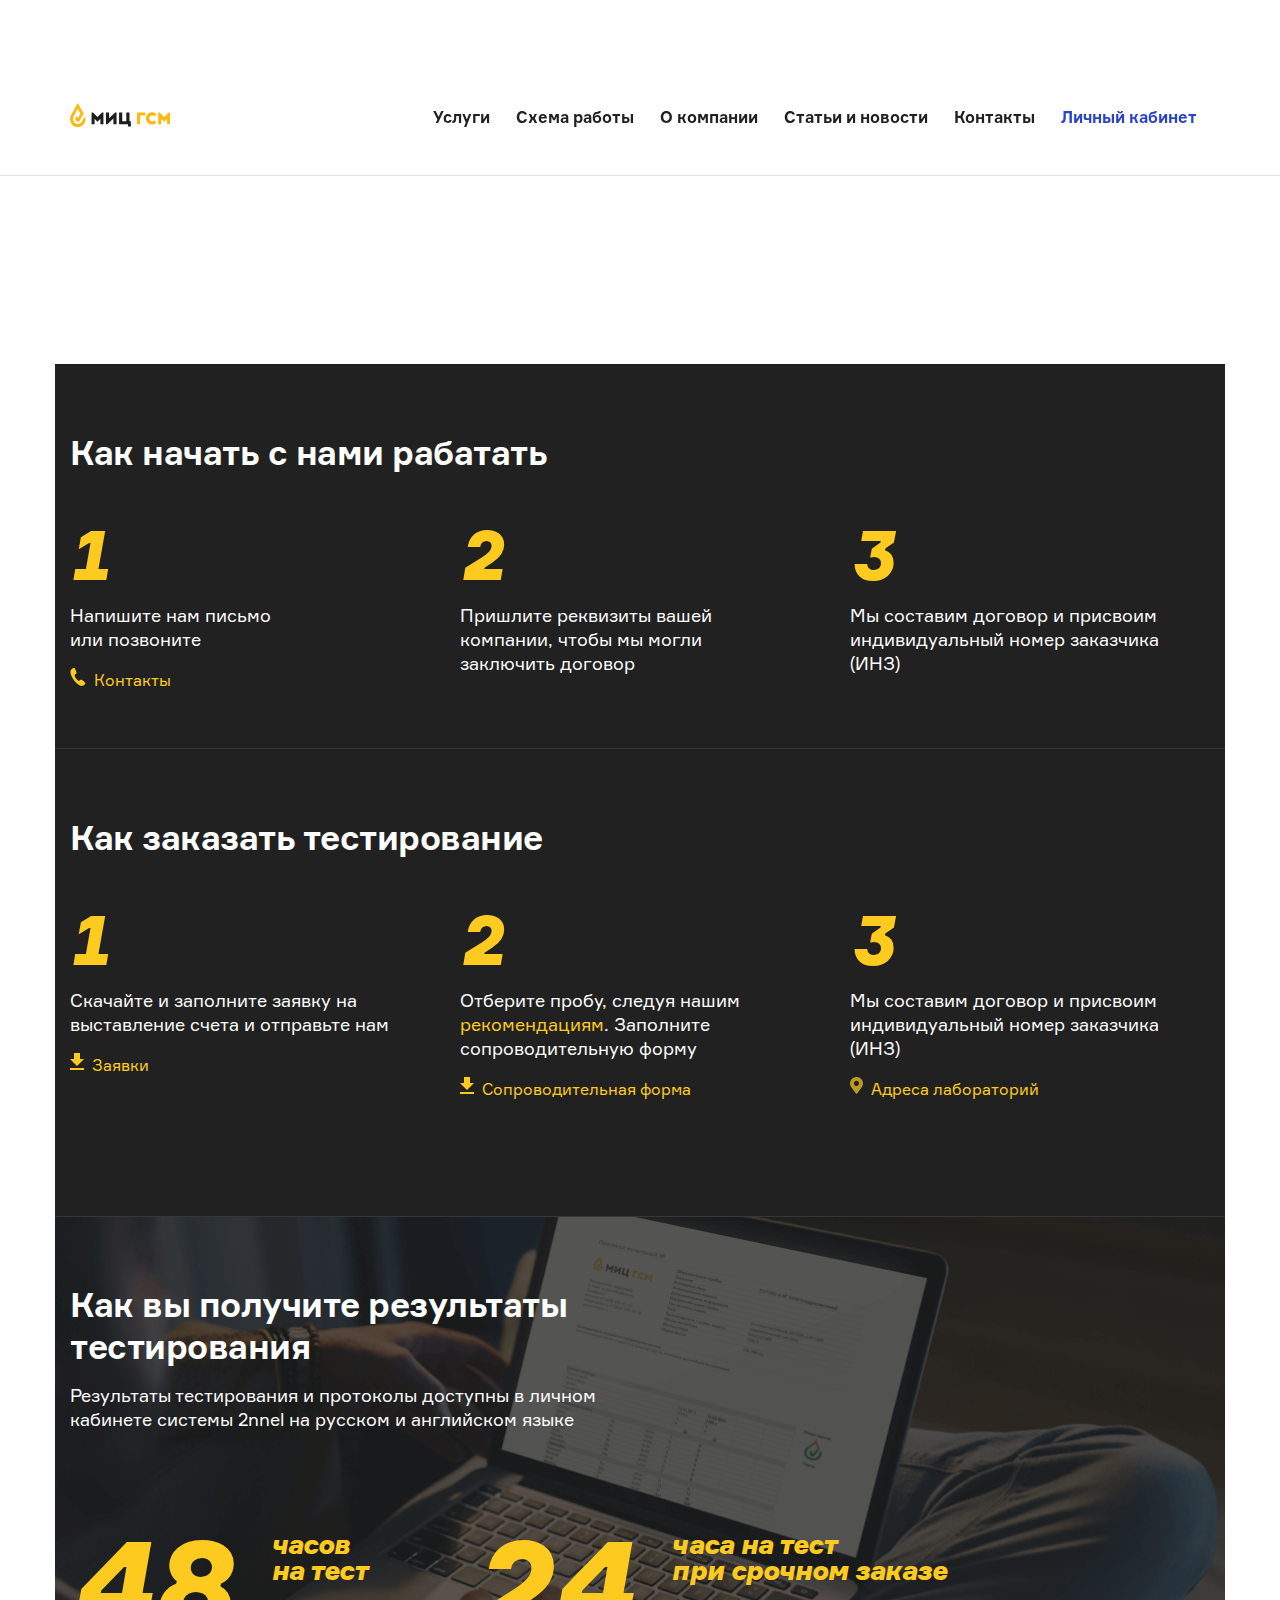
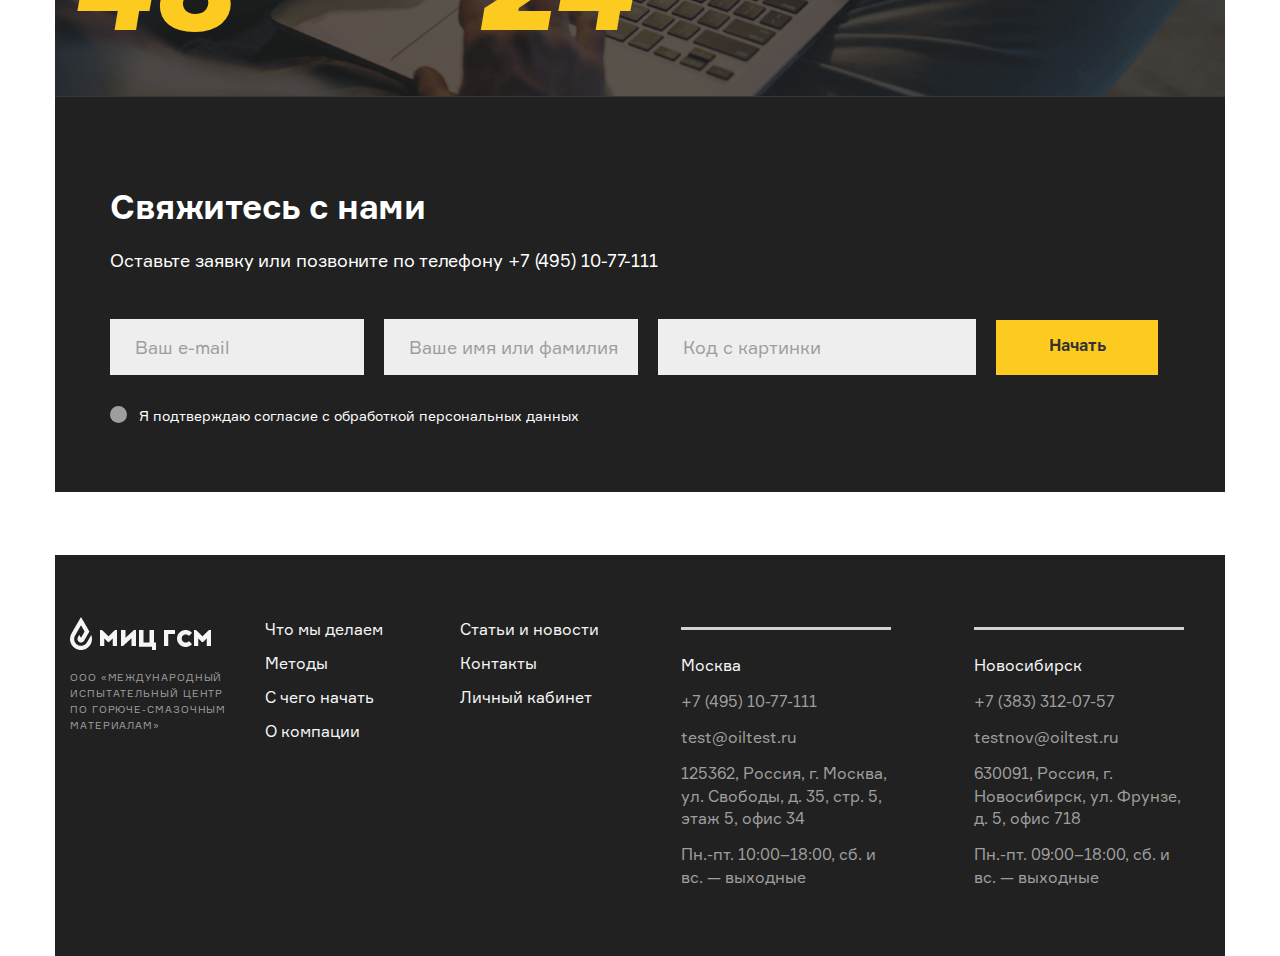
<file: Mits/shema_work.html>
<!DOCTYPE html>
<html lang="ru">
<head>
	<meta charset="UTF-8">
	<title>Document</title>
	<meta name="viewport" content="width=device-width, initial-scale=1">
	<meta http-equiv="X-UA-Compatible" content="IE=edge">
	<meta name="description" content="">
	<meta name="keywords" content="">
	<meta name=“format-detection” content=“telephone=no”>
	<link rel="stylesheet" type="text/css" href="css/bootstrap-theme.min.css">
	<link rel="stylesheet" type="text/css" href="css/bootstrap.min.css">
	<link rel="stylesheet" type="text/css" href="css/style.css">
</head>
<body>


		
	<header class="bounceInUp wow  slow">
		<div class="container">
			<div class="row">
				<div class="col-xs-12 col-sm-12	col-md-12 col-lg-12 df_aic_jcsb">
					<div class="menu_med_click">
						<a href="/"><img src="img/logo.svg" alt="sorry" class="logo_header"></a>
						<a href="#" class="menu-btn">Меню</a>
					</div>

					<div class="menu_media">
						<a href="/"><img src="img/logo.svg" alt="sorry" class="logo_header"></a>
						<ul class="menu_destop">
							<li><a href="services.html">Услуги</a></li>
							<li><a href="shema_work.html">Схема работы</a></li>
							<li><a href="about_company.html">О компании</a></li>
							<li><a href="page.html">Статьи и новости</a></li>
							<li><a href="contact.html">Контакты</a></li>
							<li class="login_cab"><a href="login.html">Личный кабинет</a></li>
						</ul>
					</div><!-- menu_media -->
				</div><!-- col -->
			</div><!-- row -->
		</div><!-- container -->	
	</header><!-- header -->
<div class="div_header"></div>


	<div class="container services_bg1 mt71">

			<div class="row df_aic_flew">
				<div class="col-xs-12 col-sm-12	col-md-6 col-lg-6">
					<p class="title">Не понимаете   <br>
					с чего начать?</p>
				</div><!-- col -->
				<div class="col-xs-12 col-sm-12	col-md-6 col-lg-6">
					<p class="decription">
						Посмотрите схему работы с нами. От заявки 
						до получения протокола
					</p>
				</div><!-- col -->
			</div><!-- row -->	
	</div><!-- services_bg1 -->


	<div class="container shema_work_bg mt177">
			<div class="row">
				<div class="col-xs-12 col-sm-12	col-md-12 col-lg-12">
					<div>
						<p class="title_block">Как начать с нами рабатать</p>
					</div>
				</div><!-- col -->

			</div><!-- row -->

			<div class="row">
				<div class="col-xs-12 col-sm-4	col-md-4 col-lg-4">
					<p class="nunber_ccard_shema">1</p>
					<p class="decription">Напишите нам письмо  <br>
					или позвоните</p>
					<p><a href="#" data-toggle="modal" data-target="#contacts"><img src="img/phone.png" alt="sorry">Контакты</a></p>
				</div><!-- col -->

				<div class="col-xs-12 col-sm-4	col-md-4 col-lg-4">
					<p class="nunber_ccard_shema">2</p>
					<p class="decription">Пришлите реквизиты вашей компании, чтобы мы могли заключить договор</p>
				</div><!-- col -->

				<div class="col-xs-12 col-sm-4	col-md-4 col-lg-4">
					<p class="nunber_ccard_shema">3</p>
					<p class="decription">Мы составим договор 
						и присвоим индивидуальный 
					номер заказчика (ИНЗ) </p>

				</div><!-- col -->

			</div><!-- row -->
	</div><!-- shema_work_bg -->

	<div class="container shema_work_bg shema_work_bg2">
			<div class="row">
				<div class="col-xs-12 col-sm-12	col-md-12 col-lg-12">
					<div>
						<p class="title_block">Как заказать тестирование</p>
					</div>
				</div><!-- col -->

			</div><!-- row -->
			<div class="row">
				<div class="col-xs-12 col-sm-4	col-md-4 col-lg-4">
					<p class="nunber_ccard_shema">1</p>
					<p class="decription">Скачайте и заполните заявку 
						на выставление счета 
					и отправьте нам</p>
					<p><a href="#"><img src="img/Icons/download.svg" alt="sorry">Заявки</a></p>
				</div><!-- col -->

				<div class="col-xs-12 col-sm-4	col-md-4 col-lg-4">
					<p class="nunber_ccard_shema">2</p>
					<p class="decription">Отберите пробу, следуя нашим  <span>рекомендациям</span>. Заполните сопроводительную форму</p>
					<p><a href="#"><img src="img/Icons/download.svg" alt="sorry">Сопроводительная форма</a></p>
				</div><!-- col -->

				<div class="col-xs-12 col-sm-4	col-md-4 col-lg-4">
					<p class="nunber_ccard_shema">3</p>
					<p class="decription">Мы составим договор 
						и присвоим индивидуальный 
					номер заказчика (ИНЗ) </p>
					<p><a href="#" data-toggle="modal" data-target="#addresses_of_laboratories"><img src="img/gps.png" alt="sorry">Адреса лабораторий</a></p>

				</div><!-- col -->

			</div><!-- row -->
	</div><!-- shema_work_bg -->



	<div class="container shema_work_bg_fon">
			<div class="row">
				<div class="col-xs-12 col-sm-12	col-md-6 col-lg-6">
					<div>
						<p class="title_block">Как вы получите результаты тестирования</p>
						<p class="decription">Результаты тестирования и протоколы доступны 
							в личном кабинете системы 2nnel на русском 
						и английском языке</p>

					</div>
				</div><!-- col -->

			</div><!-- row -->

			<div class="row">
				<div class="col-xs-12 col-sm-12	col-md-12 col-lg-12">
					<div class="df_shema_work_bg_fon">

						<div class="block_shem_hours block_shem_hours1"> <span>48 </span> <div>часов <br> на тест</div></div>
						<div class="block_shem_hours"> <span>24 </span> <div>часа на тест <br>
						при срочном заказе</div></div>

					</div>
				</div><!-- col -->

			</div><!-- row -->
	</div><!-- shema_work_bg -->

	<div class="container form_pod_foot form_pod_foot_bg2">
			<div class="row">
				<div class="col-xs-12 col-sm-12	col-md-12 col-lg-12">
					<div class="form_service">
						<p class="f_p_foot_title">Свяжитесь с нами</p>
						<p class="f_p_foot_descript">Оставьте заявку или позвоните по телефону +7 (495) 10-77-111</p>

						<form action="">
							<div class="df_aic_flew">
								<input type="email" placeholder="Ваш e-mail" name="" required>
								<input type="text" placeholder="Ваше имя или фамилия" name="">
								<input type="text" placeholder="Код с картинки" class="cod_img" name="">
								<button>Начать</button>
							</div>

							<p class="label_form">

								<label class="myCheckbox">
									<input type="checkbox" id="test"/>
									<span></span>
								</label>
								<label for="test">Я подтверждаю согласие с обработкой персональных данных</label>
							</p>
						</form>


					</div><!-- form_service -->
				</div><!-- col -->
			</div><!-- row -->
	</div><!-- form_pod_foot -->


<footer class="container footers ">
		<div class="row">
			<div class="col-xs-12 col-sm-12	col-md-2 col-lg-2">
				<a href="/" class="logo_foot"><img src="img/logo_footer.png" alt="sorry"></a>
				<p class="pod_logo_foot">
					ООО «Международный испытательный центр 
					по горюче-смазочным материалам»
				</p>
			</div><!-- col -->
			<div class="col-xs-12 col-sm-12	col-md-2 col-lg-2">
				<ul class="ul_foot_link">
					<li><a href="#">Что мы делаем</a></li>
					<li><a href="#">Методы</a></li>
					<li><a href="#">С чего начать</a></li>
					<li><a href="#">О компации</a></li>
				</ul>
			</div><!-- col -->
			<div class="col-xs-12 col-sm-12	col-md-2 col-lg-2">
				<ul class="ul_foot_link">
					<li><a href="#">Статьи и новости</a></li>
					<li><a href="#">Контакты</a></li>
					<li><a href="#">Личный кабинет</a></li>
				</ul>
			</div><!-- col -->
			<div class="col-xs-12 col-sm-12	col-md-3 col-lg-3 foot_last_p">
				<div class="wrap_foot_last">
				<hr class="hr_footer">
				<p class="city_footer">Москва</p>
				<p><a href="tel:+7(495)10-77-111">+7 (495) 10-77-111</a></p>
				<p><a href="#">test@oiltest.ru</a></p>
				<p>125362, Россия, г. Москва,
				ул. Свободы, д. 35, стр. 5, этаж 5, офис 34</p>
				<p>Пн.-пт. 10:00–18:00, сб. 
				и вс. — выходные</p>	
				</div>
			</div><!-- col -->
			<div class="col-xs-12 col-sm-12	col-md-3 col-lg-3 foot_last_p">
				<div class="wrap_foot_last">
				<hr class="hr_footer">
				<p class="city_footer">Новосибирск</p>
				<p><a href="tel:+7(383)312-07-57">+7 (383) 312-07-57</a></p>
				<p><a href="#">testnov@oiltest.ru</a></p>
				<p>630091, Россия, 
					г. Новосибирск, 
				ул. Фрунзе, д. 5, офис 718</p>
				<p>Пн.-пт. 09:00–18:00, сб. 
				и вс. — выходные</p>
				</div>
			</div><!-- col -->
		</div><!-- row -->
</footer><!-- footers -->





	<!-- КОНТАКТЫ МОДАЛКА -->

	<!-- Button trigger modal -->
<!-- 	<button class="btn btn-primary btn-lg" data-toggle="modal" data-target="#contacts">
		Контакты
	</button> -->

	<!-- Modal -->
	<div class="modal fade" id="contacts" tabindex="-1" role="dialog" aria-labelledby="myModalLabel" aria-hidden="true">
		<div class="modal-dialog">
			<div class="modal-content">
				<div class="modal-header">
					<button type="button" class="close" data-dismiss="modal" aria-hidden="true"><img src="img/modal_back.png" alt="sorry"></button>
					<h4 class="modal-title" id="myModalLabel">Контакты</h4>
				</div>
				<div class="modal-body">

					<div class="row">
						
						<div class="col-xs-12 col-sm-12	col-md-6 col-lg-6">
							<p class="modal_city">Москва</p>
							<hr class="modal_city_hr">

							<p class="info_contact decription"><img src="img/cont_phone.png" alt="sorry">
								<span><a href="tel:+7(495)10-77-111">+7 (495) 10-77-111</a></span>
							</p>

							<p class="info_contact decription"><img src="img/cont_mail.png" alt="sorry">
								<span><a href="#">test@oiltest.ru</a> <br>
								125362, Россия, город Москва, улица Свободы, дом 35, строение 5, этаж 5, офис 34</span>
							</p>

							<p class="info_contact decription"><img src="img/cont_time.png" alt="sorry">
								<span>Пн.-пт. 10:00–18:00, сб. и вс. — выходные</span>
							</p>

						</div><!-- col -->

						<div class="col-xs-12 col-sm-12	col-md-6 col-lg-6">

							<p class="modal_city">Новосибирск</p>
							<hr class="modal_city_hr">

							<p class="info_contact decription"><img src="img/cont_phone.png" alt="sorry">
								<span><a href="tel:+7(495)10-77-111">+7 (495) 10-77-111</a></span>
							</p>

							<p class="info_contact decription"><img src="img/cont_mail.png" alt="sorry">
								<span><a href="#">test@oiltest.ru</a> <br>
								125362, Россия, город Москва, улица Свободы, дом 35, строение 5, этаж 5, офис 34</span>
							</p>

							<p class="info_contact decription"><img src="img/cont_time.png" alt="sorry">
								<span>Пн.-пт. 10:00–18:00, сб. и вс. — выходные</span>
							</p>

						</div><!-- col -->

					</div><!-- row -->

				</div>
			</div>
		</div>
	</div>





	<!-- Адреса лаботраторий  -->


<!-- 	<button class="btn btn-primary btn-lg" data-toggle="modal" data-target="#addresses_of_laboratories">
	Адреса лаботраторий
</button>  -->
<!-- Modal -->
<div class="modal fade" id="addresses_of_laboratories" tabindex="-1" role="dialog" aria-labelledby="myModalLabel" aria-hidden="true">
	<div class="modal-dialog">
		<div class="modal-content">
			<div class="modal-header">
				<button type="button" class="close" data-dismiss="modal" aria-hidden="true"><img src="img/modal_back.png" alt="sorry"></button>
				<h4 class="modal-title" id="myModalLabel">Адреса лаботраторий</h4>
			</div>
			<div class="modal-body">

				<div class="row">
					
					<div class="col-xs-12 col-sm-12	col-md-6 col-lg-6">
						<p class="modal_city">Москва</p>
						<hr class="modal_city_hr">

						<p class="info_contact decription"><img src="img/cont_phone.png" alt="sorry">
							<span><a href="tel:+7(495)10-77-111">+7 (495) 10-77-111</a></span>
						</p>

						<p class="info_contact decription"><img src="img/cont_mail.png" alt="sorry">
							<span><a href="#">test@oiltest.ru</a> <br>
							125362, Россия, город Москва, улица Свободы, дом 35, строение 5, этаж 5, офис 34</span>
						</p>

						<p class="info_contact decription"><img src="img/cont_time.png" alt="sorry">
							<span>Пн.-пт. 10:00–18:00, сб. и вс. — выходные</span>
						</p>

					</div><!-- col -->

					<div class="col-xs-12 col-sm-12	col-md-6 col-lg-6">

						<p class="modal_city">Новосибирск</p>
						<hr class="modal_city_hr">

						<p class="info_contact decription"><img src="img/cont_phone.png" alt="sorry">
							<span><a href="tel:+7(495)10-77-111">+7 (495) 10-77-111</a></span>
						</p>

						<p class="info_contact decription"><img src="img/cont_mail.png" alt="sorry">
							<span><a href="#">test@oiltest.ru</a> <br>
							125362, Россия, город Москва, улица Свободы, дом 35, строение 5, этаж 5, офис 34</span>
						</p>

						<p class="info_contact decription"><img src="img/cont_time.png" alt="sorry">
							<span>Пн.-пт. 10:00–18:00, сб. и вс. — выходные</span>
						</p>

					</div><!-- col -->

				</div><!-- row -->

			</div>
		</div>
	</div>
</div>














</body>	
<script type="text/javascript" src="js/jquery.min.js"></script>
<script type="text/javascript" src="js/bootstrap.min.js"></script>
<script type="text/javascript" src="js/project.js"></script>
</html>
</file>
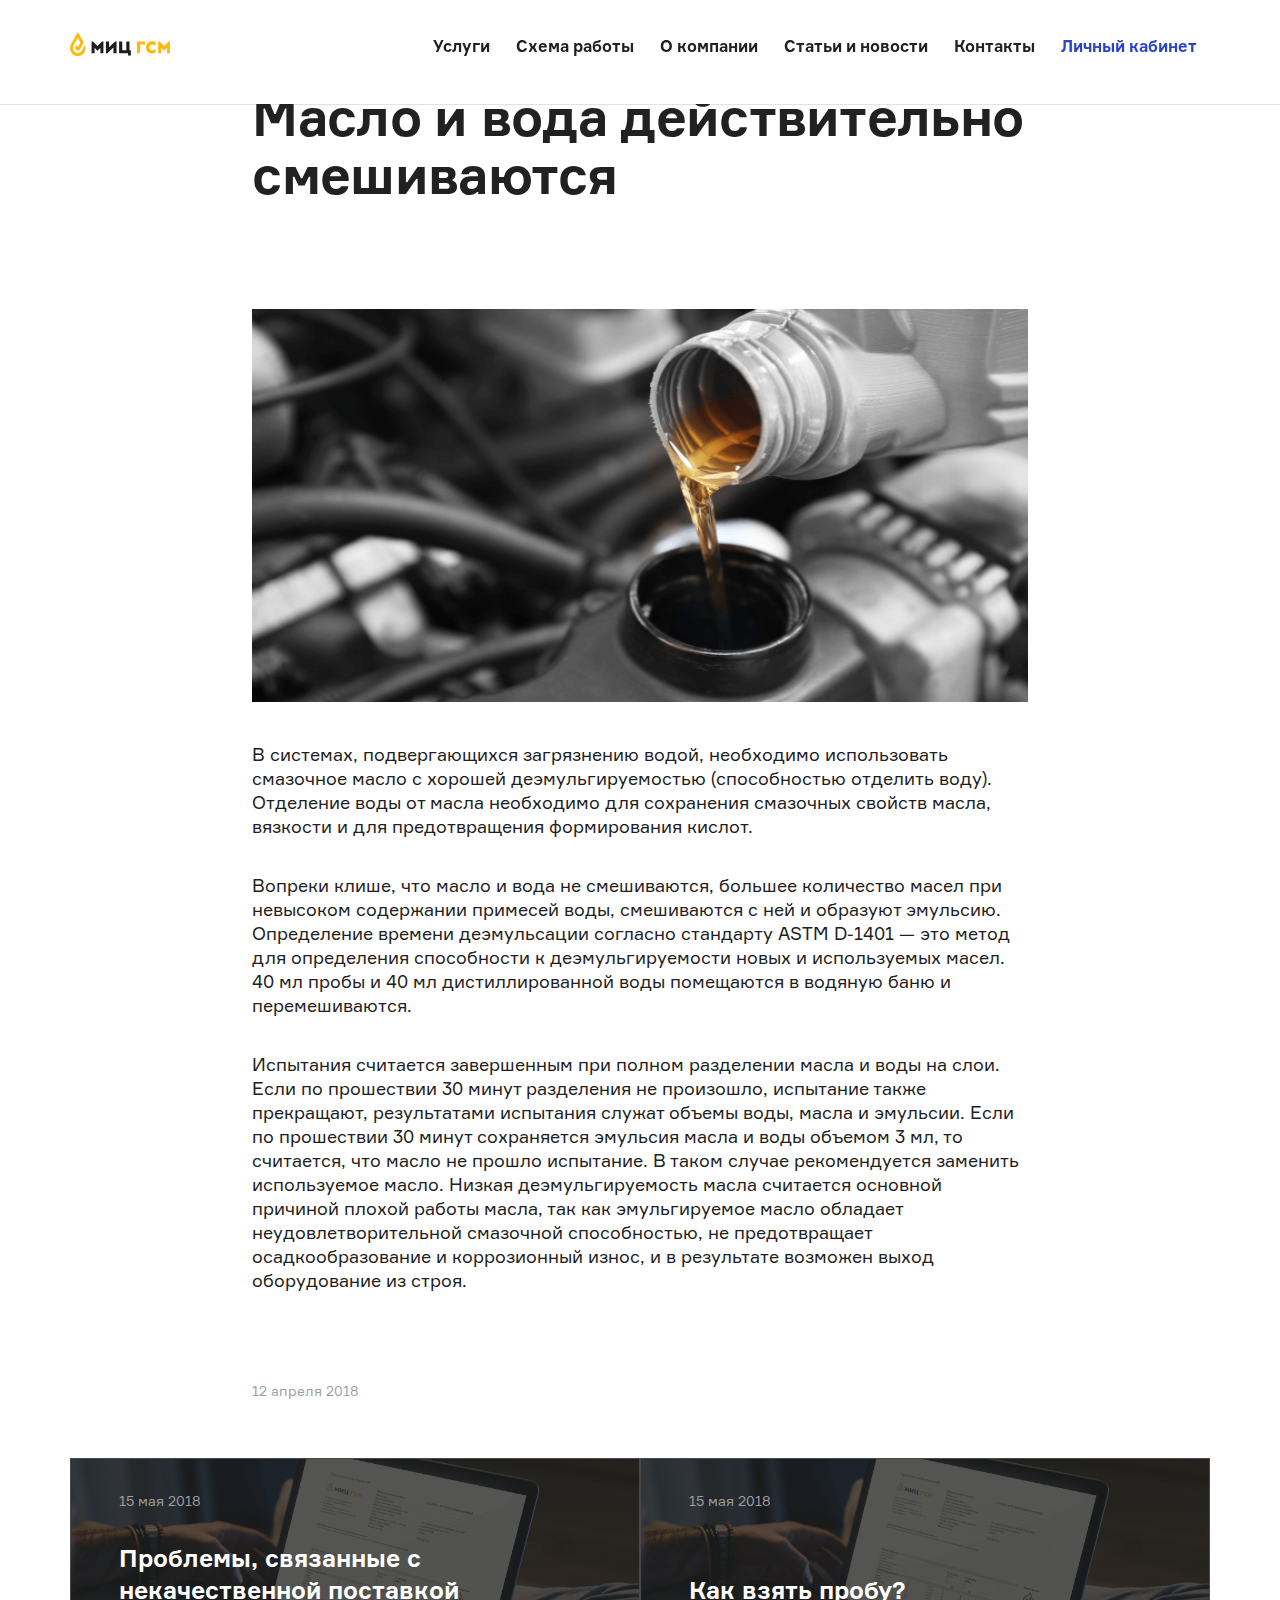
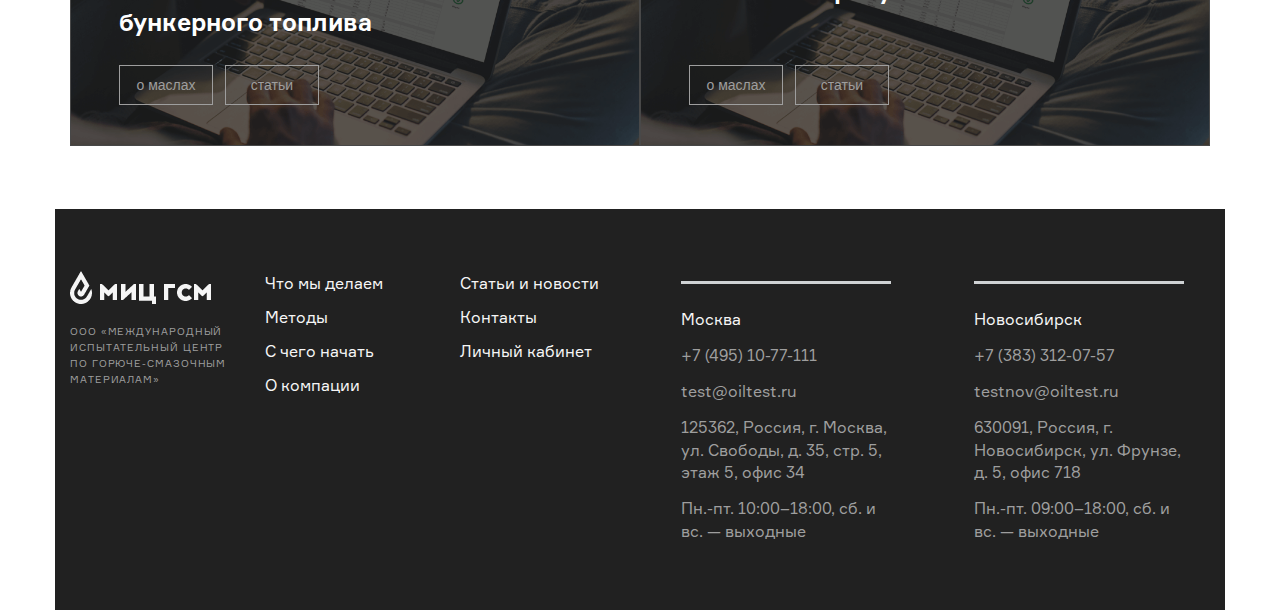
<file: Mits/single.html>
<!DOCTYPE html>
<html lang="ru">
<head>
	<meta charset="UTF-8">
	<title>Document</title>
	<meta name="viewport" content="width=device-width, initial-scale=1">
	<meta http-equiv="X-UA-Compatible" content="IE=edge">
	<meta name="description" content="">
	<meta name="keywords" content="">
	<meta name=“format-detection” content=“telephone=no”>
	<link rel="stylesheet" type="text/css" href="css/bootstrap-theme.min.css">
	<link rel="stylesheet" type="text/css" href="css/bootstrap.min.css">
	<link rel="stylesheet" type="text/css" href="css/style.css">
</head>
<body>

	
	
	<header class="bounceInUp wow  slow">
		<div class="container">
			<div class="row">
				<div class="col-xs-12 col-sm-12	col-md-12 col-lg-12 df_aic_jcsb">
					<div class="menu_med_click">
						<a href="/"><img src="img/logo.svg" alt="sorry" class="logo_header"></a>
						<a href="#" class="menu-btn">Меню</a>
					</div>

					<div class="menu_media">
						<a href="/"><img src="img/logo.svg" alt="sorry" class="logo_header"></a>
						<ul class="menu_destop">
							<li><a href="services.html">Услуги</a></li>
							<li><a href="shema_work.html">Схема работы</a></li>
							<li><a href="about_company.html">О компании</a></li>
							<li><a href="page.html">Статьи и новости</a></li>
							<li><a href="contact.html">Контакты</a></li>
							<li class="login_cab"><a href="login.html">Личный кабинет</a></li>
						</ul>
					</div><!-- menu_media -->
				</div><!-- col -->
			</div><!-- row -->
		</div><!-- container -->	
	</header><!-- header -->
<div class="div_header"></div>


	<div class="single">
		<div class="container">
			<div class="wrap_single">

				<div class="row">
					<div class="col-xs-12 col-sm-12	col-md-12 col-lg-12">
						<ul id="breadcrumbs_single">
							<li><a href="#"> Статьи и новости</a></li>
							<li><a href="#">Статьи</a></li>
							<li><a href="#">О маслах </a></li>
						</ul>
					</div><!-- col -->
				</div><!-- row -->

				<div class="row">
					<div class="col-xs-12 col-sm-12	col-md-12 col-lg-12">
						<p class="title">Масло и вода действительно смешиваются</p>
					</div><!-- col -->
				</div><!-- row -->


				<div class="row">
					<div class="col-xs-12 col-sm-12	col-md-12 col-lg-12 img_single">
						<img src="img/single.png" alt="sorry" width="100%" height="100%">
					</div><!-- col -->
				</div><!-- row -->

				<div class="row">
					<div class="col-xs-12 col-sm-12	col-md-12 col-lg-12 ">
						<p class="decription">
						В системах, подвергающихся загрязнению водой, необходимо использовать смазочное масло с хорошей деэмульгируемостью (способностью отделить воду). Отделение воды от масла необходимо для сохранения смазочных свойств масла, вязкости и для предотвращения формирования кислот.</p>
						<p class="decription">
							Вопреки клише, что масло и вода не смешиваются, большее количество масел при невысоком содержании примесей воды, смешиваются с ней 
							и образуют эмульсию. Определение времени деэмульсации согласно стандарту ASTM D-1401 — это метод для определения способности 
							к деэмульгируемости новых и используемых масел. 40 мл пробы и 40 мл дистиллированной воды помещаются в водяную баню и перемешиваются.
						</p>
						<p class="decription">
							Испытания считается завершенным при полном разделении масла и воды 
							на слои. Если по прошествии 30 минут разделения не произошло, испытание также прекращают, результатами испытания служат объемы воды, масла 
							и эмульсии. Если по прошествии 30 минут сохраняется эмульсия масла 
							и воды объемом 3 мл, то считается, что масло не прошло испытание. В таком случае рекомендуется заменить используемое масло. Низкая деэмульгируемость масла считается основной причиной плохой работы масла, так как эмульгируемое масло обладает неудовлетворительной смазочной способностью, не предотвращает осадкообразование 
							и коррозионный износ, и в результате возможен выход оборудование 
							из строя.
						</p>			
					</p>

					<p class="date_single">12 апреля 2018</p>
				</div><!-- col -->
			</div><!-- row -->


			


		</div><!-- wrap_single -->

		<div class="row">
				<div class="col-xs-12 col-sm-12	col-md-12 col-lg-12">

					<ul class="sindle_card_post">	
								<li style="background: url(img/bg_shema.png)no-repeat center; background-size: cover;">
									<p class="data">15 мая 2018</p>
									<p class="title_slider_index">Проблемы, связанные 
с некачественной поставкой бункерного топлива</p>
									<p><button>о маслах</button> <button>cтатьи</button></p>
								</li>	

								<li style="background: url(img/bg_shema.png)no-repeat center; background-size: cover;">
									<p class="data">15 мая 2018</p>
									<p class="title_slider_index">Как взять пробу?</p>
									<p><button>о маслах</button> <button>cтатьи</button></p>
								</li>
							</ul>

				</div><!-- col -->
			</div><!-- row -->
	</div><!-- container -->	
</div><!-- single -->




<footer class="container footers ">
		<div class="row">
			<div class="col-xs-12 col-sm-12	col-md-2 col-lg-2">
				<a href="/" class="logo_foot"><img src="img/logo_footer.png" alt="sorry"></a>
				<p class="pod_logo_foot">
					ООО «Международный испытательный центр 
					по горюче-смазочным материалам»
				</p>
			</div><!-- col -->
			<div class="col-xs-12 col-sm-12	col-md-2 col-lg-2">
				<ul class="ul_foot_link">
					<li><a href="#">Что мы делаем</a></li>
					<li><a href="#">Методы</a></li>
					<li><a href="#">С чего начать</a></li>
					<li><a href="#">О компации</a></li>
				</ul>
			</div><!-- col -->
			<div class="col-xs-12 col-sm-12	col-md-2 col-lg-2">
				<ul class="ul_foot_link">
					<li><a href="#">Статьи и новости</a></li>
					<li><a href="#">Контакты</a></li>
					<li><a href="#">Личный кабинет</a></li>
				</ul>
			</div><!-- col -->
			<div class="col-xs-12 col-sm-12	col-md-3 col-lg-3 foot_last_p">
				<div class="wrap_foot_last">
				<hr class="hr_footer">
				<p class="city_footer">Москва</p>
				<p><a href="tel:+7(495)10-77-111">+7 (495) 10-77-111</a></p>
				<p><a href="#">test@oiltest.ru</a></p>
				<p>125362, Россия, г. Москва,
				ул. Свободы, д. 35, стр. 5, этаж 5, офис 34</p>
				<p>Пн.-пт. 10:00–18:00, сб. 
				и вс. — выходные</p>	
				</div>
			</div><!-- col -->
			<div class="col-xs-12 col-sm-12	col-md-3 col-lg-3 foot_last_p">
				<div class="wrap_foot_last">
				<hr class="hr_footer">
				<p class="city_footer">Новосибирск</p>
				<p><a href="tel:+7(383)312-07-57">+7 (383) 312-07-57</a></p>
				<p><a href="#">testnov@oiltest.ru</a></p>
				<p>630091, Россия, 
					г. Новосибирск, 
				ул. Фрунзе, д. 5, офис 718</p>
				<p>Пн.-пт. 09:00–18:00, сб. 
				и вс. — выходные</p>
				</div>
			</div><!-- col -->
		</div><!-- row -->
</footer><!-- footers -->


</body>	
<script type="text/javascript" src="js/jquery.min.js"></script>
<script type="text/javascript" src="js/bootstrap.min.js"></script>
<script type="text/javascript" src="js/project.js"></script>
</html>
</file>
<file: Mits/css/style.css>
*{margin:0;padding:0;-webkit-box-sizing:border-box;-moz-box-sizing:border-box;-ms-box-sizing:border-box;-o-box-sizing:border-box;box-sizing:border-box}li{list-style:none}a{color:#000;text-decoration:none}a:hover{text-decoration:none}a,button,input,select:focus,textarea{outline:none}p,ul{margin-bottom:0}.title{color:#212121;font-family:"Formular - Bold";font-size:52px;font-weight:700;line-height:58px;letter-spacing:-0.7px}.decription{color:#212121;font-family:Formular;font-size:18px;line-height:24px}.title_block{color:#212121;font-family:"Formular - Bold";font-size:34px;font-weight:700;line-height:42px;letter-spacing:-0.5px;margin-bottom:12px}.mt0{margin-top:0!important}.mt177{margin-top:177px}.mt121{margin-top:121px}.mt71{margin-top:71px}.mt43{margin-top:43px}.pos_top{position:relative;top:15px}.df_aic_flew{display:-webkit-flex;display:-moz-flex;display:-ms-flex;display:-o-flex;display:-webkit-box;display:-ms-flexbox;display:flex;-ms-align-items:center;-webkit-box-align:center;-ms-flex-align:center;align-items:center;-ms-flex-wrap:wrap;flex-wrap:wrap}.df_aic_jcsb{display:-webkit-flex;display:-moz-flex;display:-ms-flex;display:-o-flex;display:-webkit-box;display:-ms-flexbox;display:flex;-ms-align-items:center;-webkit-box-align:center;-ms-flex-align:center;align-items:center;-webkit-box-pack:justify;-ms-flex-pack:justify;justify-content:space-between}@font-face{font-family:"Formular - Bold";src:url('../fonts/Formular-Bold.otf');font-weight:normal;font-style:normal}@font-face{font-family:"Formular - Medium";src:url('../fonts/Formular-Medium.otf');font-weight:normal;font-style:normal}@font-face{font-family:"Formular";src:url('../fonts/formular-regular.otf');font-weight:normal;font-style:normal}@font-face{font-family:"Formular - Black Italic";src:url('../fonts/Formular W03 Black Italic.ttf');font-weight:normal;font-style:normal}@font-face{font-family:"Formular - BoldItalic";src:url('../fonts/Formular-BoldItalic.otf');font-weight:normal;font-style:normal}@font-face{font-family:"Formular - Medium Italic";src:url('../fonts/Formular-MediumItalic[1].otf');font-weight:normal;font-style:normal}@font-face{font-family:"Formular - Black";src:url('../fonts/Formular-Black.otf');font-weight:normal;font-style:normal}.bg_bg_1_pod_video{z-index:99999;padding-right:0}.zub_div{display:-webkit-box;display:-ms-flexbox;display:flex;width:100%;-webkit-box-orient:vertical;height:100%;-webkit-box-direction:normal;-webkit-box-pack:center;-ms-flex-pack:center;justify-content:center;-ms-flex-direction:column;flex-direction:column;z-index:99999999;position:relative;-webkit-box-align:center;-ms-flex-align:center;align-items:center}.login_cab>a{color:#2943cc!important}.svg_img_slider{width:15px}.logo_header{width:100px}.indexbg1_active{position:relative;z-index:-999}.slider_content_body{background:none;-webkit-box-shadow:none;box-shadow:none;border:0}.slider_content_body img{margin:0 auto}.slider_content_body .modal-header{background:none;-webkit-box-shadow:none;box-shadow:none;border:0}.slider_content_body .modal-header .close{margin-top:-22px;position:relative;left:73px;opacity:1}#video-bg{position:fixed;top:0;right:0;bottom:0;left:0;overflow:hidden;z-index:1;background-size:cover}#video-bg>video{position:absolute;top:0;left:0;min-width:100%;min-height:100%;width:auto;height:auto}@supports ((-o-object-fit:cover) or (object-fit:cover)){#video-bg>video{top:0;left:0;width:100%;height:100%;-o-object-fit:cover;object-fit:cover}}.acardion{margin-top:70px}.block_flr_arrows_222{bottom:38px!important}.pl_90{padding-left:90px}.code_img_input{width:275px!important}.cod_img{width:30%!important}.modal_dialog_servic{width:98%}.modal_dialog_servic .close{opacity:1}.modal_dialog_servic .modal-content{padding:38px  64px;border-radius:0}.modal_dialog_servic .modal-header{display:-webkit-box;display:-ms-flexbox;display:flex;-webkit-box-pack:justify;-ms-flex-pack:justify;justify-content:space-between;-ms-align-items:center;-webkit-box-align:center;-ms-flex-align:center;align-items:center;border:0}.modal_dialog_servic .modal-header .modal-title{color:#212121;font-family:Formular;font-size:34px;line-height:42px;letter-spacing:-0.5px}.form_send{background-color:#fafafa;padding:70px 48px;margin-top:50px}.form_send .title_form_send{margin-top:1px;letter-spacing:-2.3px}.form_send .img_form_send{margin-top:51px;margin-bottom:19px}.form_send .thanks_you_text{color:#27250b;font-family:"Formular - Bold";font-size:18px;font-weight:700;line-height:24px;letter-spacing:-1.7px}.modal-body{padding:0}.table_peredachi_active{display:block!important}.table_peredachi{margin-top:71px}.modal{z-index:99999}.modal .modal-content{margin-top:10px}.modal-backdrop{background:#afafaf;opacity:.8!important}#addresses_of_laboratories .modal-content,#contacts .modal-content{border-radius:0;margin-top:100px;background:#fdcb1f;padding:38px 64px 68px}#addresses_of_laboratories .modal_city_hr,#contacts .modal_city_hr{height:1px;background:#212121;border:1px solid #8f7620;margin-bottom:33px}#addresses_of_laboratories .modal_city,#contacts .modal_city{color:#212121;font-family:"Formular - Bold";font-size:18px;font-weight:700;line-height:26px;margin-top:30px}#addresses_of_laboratories .modal-header,#contacts .modal-header{border:0;padding:0}#addresses_of_laboratories .info_contact,#contacts .info_contact{display:-webkit-flex;display:-moz-flex;display:-ms-flex;display:-o-flex;display:-webkit-box;display:-ms-flexbox;display:flex;-ms-align-items:flex-start;-webkit-box-align:start;-ms-flex-align:start;align-items:flex-start}#addresses_of_laboratories .info_contact img,#contacts .info_contact img{margin-right:30px}#addresses_of_laboratories .info_contact a,#contacts .info_contact a{position:relative;bottom:5px}#addresses_of_laboratories .close,#contacts .close{opacity:1}#addresses_of_laboratories .decription,#contacts .decription{margin-bottom:31px}#addresses_of_laboratories .modal-body,#contacts .modal-body{padding:0}#addresses_of_laboratories .modal-title,#contacts .modal-title{color:#212121;font-family:"Formular - Bold";font-size:34px;font-weight:700;letter-spacing:-2.1px}#addresses_of_laboratories .modal-dialog,#contacts .modal-dialog{width:1024px}.header_height_70{height:70px!important;position:fixed;-webkit-transition:all 1s ease;-o-transition:all 1s ease;transition:all 1s ease;width:100%;-webkit-box-shadow:0 1px 0 0px #21212121;box-shadow:0 1px 0 0px #21212121;z-index:9999;padding-top:0;line-height:70px;background:#fff;top:0;-webkit-transition:all 2s;-o-transition:all 2s;transition:all 2s}.header_height_70 .menu_destop li:after{top:-34px!important}header{-webkit-box-shadow:0 1px 0 0px #21212121;box-shadow:0 1px 0 0px #21212121;padding-top:36px;height:104px;-webkit-transition:all 2s;-o-transition:all 2s;transition:all 2s;position:fixed;width:100%;z-index:99999999999999999999;background:#fff}header .menu_destop{display:-webkit-flex;display:-moz-flex;display:-ms-flex;display:-o-flex;display:-webkit-box;display:-ms-flexbox;display:flex;-ms-align-items:center;-webkit-box-align:center;-ms-flex-align:center;align-items:center}header .menu_destop li{-webkit-transition:all .5s;-o-transition:all .5s;transition:all .5s}header .menu_destop li:after{background:rgba(255, 203, 34, 0.52);bottom:11px;content:"";display:block;height:8px;left:0;position:relative;-webkit-transform:scaleX(0);-ms-transform:scaleX(0);transform:scaleX(0);-webkit-transform-origin:0 0;-ms-transform-origin:0 0;transform-origin:0 0;-webkit-transition:.3s ease;-o-transition:.3s ease;transition:.3s ease;width:100%}header .menu_destop li:hover{-webkit-transition:all .5s;-o-transition:all .5s;transition:all .5s}header .menu_destop li:hover:after{-webkit-transform:scaleX(1);-ms-transform:scaleX(1);transform:scaleX(1);z-index:-99}header .menu_destop li a{color:#212121;font-family:"Formular - Bold";font-size:16px;font-weight:700;line-height:24px;margin:0 13px}header .menu_destop .active_menu:after{content:'';display:block;width:100%;background:rgba(255, 203, 34, 0.52);height:8px;z-index:-99;position:relative;bottom:10px;-webkit-transform:scale(1);-ms-transform:scale(1);transform:scale(1)}header .menu_destop .last_menu_destop:hover:after{content:none;display:none;bottom:0;top:0;height:0}header .menu_destop .last_menu_destop a{margin-left:77px;color:#1939ea!important;font-size:16px;font-weight:700;line-height:24px}.slider_index2{margin-top:0!important}.ind_pod_foot{background:#212121;padding:65px;min-height:445px;margin-top:48px}.ind_pod_foot hr{height:1px;background:#e0e0e0;border:1px solid #818181;width:85%;margin:0 auto 31px}.ind_pod_foot .title_ind_pod_foot{color:#f5f5f5;font-family:"Formular";font-size:16px;width:85%;font-weight:500;line-height:24px;margin:0 auto}.ind_pod_foot .descript_ind_pod_foot{color:#9e9e9e;margin:0 auto;width:85%;font-family:"Formular";font-size:16px;line-height:24px;margin-top:10px}.doveria{bottom:45px!important}.slider_one_about_company_bg3 .block_flr_arrows{bottom:50px}.slider2_index{margin-bottom:12px}.slider2_index li .li_div_slider2_index{padding:32px;height:383px;background-color:#f5f5f5;margin:0 6px}.slider2_index li .li_div_slider2_index svg{width:14px;height:21px}.slider2_index li img{margin-bottom:63px}.slider2_index li .titl_slider2_index{color:#212121;font-family:"Formular - Bold";font-size:16px;font-weight:700;line-height:24px}.slider2_index li .descr_slider2_index{color:#9e9e9e;font-family:"Formular";font-size:14px;line-height:18px;margin-top:5px}.slider2_index li a{display:block;margin-top:70px;-webkit-transition:all .5s;-o-transition:all .5s;margin-left:4px;transition:all .5s}.slider2_index li:hover{-webkit-transition:all .5s;-o-transition:all .5s;transition:all .5s}.slider2_index li:hover a{margin-left:15px}.slider2_index li:hover a svg{fill:#fdcb1f}.slider_index2 li,.slider_index li{height:288px;background:#000;padding:33px 48px 40px;display:-webkit-box!important;display:-ms-flexbox!important;display:flex!important;-webkit-box-pack:justify;-ms-flex-pack:justify;justify-content:space-between;-webkit-box-orient:vertical;-webkit-box-direction:normal;-ms-flex-direction:column;flex-direction:column;border:1px solid #484848;-webkit-transition:all 1s;-o-transition:all 1s;transition:all 1s}.slider_index2 li:hover,.slider_index li:hover{-webkit-box-shadow:inset 0 0 0px 500px rgba(33, 33, 33, 0.56);box-shadow:inset 0 0 0px 500px rgba(33, 33, 33, 0.56);-webkit-transition:all 1s;-o-transition:all 1s;transition:all 1s;cursor:pointer}.slider_index2 li .data,.slider_index li .data{color:#9e9e9e;font-family:"Formular";font-size:14px;line-height:18px;margin-bottom:8px}.slider_index2 li .title_slider_index,.slider_index li .title_slider_index{color:#ffffff;font-family:"Formular - Bold";font-size:24px;font-weight:700;margin-top:-68px;line-height:32px}.slider_index2 li button,.slider_index li button{padding:0 16px;height:40px;border:1px solid #9e9e9e;background:none;margin-right:8px;color:#9e9e9e;-webkit-transition:all 1s;-o-transition:all 1s;transition:all 1s}.block_flr_arrows_1{bottom:38px!important}.ind_bg_2_col{padding-right:0}.ind_bg_page{z-index:999;margin-top:33px!important}.indexbmt{margin-top:34px}.indexbg1{background:methods;height:480px;-webkit-animation-fill-mode:both;margin-bottom:72px}.indexbg1 .play_video{z-index:999;position:relative;top:318px;left:406px;cursor:pointer}.indexbg1 .index_bg1_video{-webkit-clip-path:polygon(47% 0%, 100% 0%, 100% 100%, 26% 100%);clip-path:polygon(47% 0%, 100% 0%, 100% 100%, 26% 100%);background:rgba(0, 0, 0, 0.71);width:90%;height:480px;float:right;display:-webkit-flex;display:-moz-flex;display:-ms-flex;display:-o-flex;display:-webkit-box;display:-ms-flexbox;display:flex;-ms-align-items:center;-webkit-box-align:center;-ms-flex-align:center;align-items:center;padding:0 33px 0 0;-webkit-box-pack:end;-ms-flex-pack:end;justify-content:flex-end}.indexbg1 .index_bg1_video .index_bg1_video_wrap{width:52%;float:right;color:#ffffff;margin-top:70px}.indexbg1 .index_bg1_video .index_bg1_video_wrap .title_indbg1{font-family:"Formular - Black";font-size:42px;font-weight:900;line-height:50px;text-transform:uppercase;letter-spacing:-0.9px;margin-bottom:13px}.indexbg1 .index_bg1_video .index_bg1_video_wrap .descr_indbg1{font-family:"Formular";font-size:18px;line-height:24px;margin-bottom:40px}.indexbg1 .index_bg1_video .index_bg1_video_wrap .labor_indbg1{color:#9e9e9e;font-family:"Formular";font-size:10px;font-weight:500;line-height:16px;text-transform:uppercase;letter-spacing:0.91px}.indexbg1 .index_bg1_video .index_bg1_video_wrap .bott_indbg1{font-family:"Formular";font-size:16px;line-height:24px}.indexbg1 .link_indexbg1{color:#212121;font-family:"Formular - Bold";font-size:16px;font-weight:700;line-height:24px;margin-top:25px;display:block}.indexbg1 .link_indexbg1 img{margin-left:15px}.bg_mb{margin-bottom:30px}.ind_bg_2{background:#fdcb1f!important}.ind_bg_2 .index_bg1_video_wrap{margin-top:0!important}.indexbg2{background:#000;height:auto;margin-top:34px}.indexbg2 ul{display:-webkit-flex;display:-moz-flex;display:-ms-flex;display:-o-flex;display:-webkit-box;display:-ms-flexbox;display:flex;-ms-flex-wrap:wrap;flex-wrap:wrap}.indexbg2 ul li{display:-webkit-flex;display:-moz-flex;display:-ms-flex;display:-o-flex;display:-webkit-box;display:-ms-flexbox;display:flex;-ms-align-items:center;-webkit-box-align:center;-ms-flex-align:center;align-items:center;height:160px;width:50%;color:#ffffff;font-family:"Formular";font-size:18px;line-height:24px;border:1px solid #484848;padding:50px;-webkit-transition:all .3s;-o-transition:all .3s;transition:all .3s}.indexbg2 ul li:hover{-webkit-transition:all .3s;-o-transition:all .3s;transition:all .3s;background:#b5a96947}.indexbg2 ul li img{margin-right:25px}.link_contact{position:relative;bottom:6px}.contact_form .form_service{padding-top:32px!important;padding-bottom:48px!important}.contact_form .form_service textarea{font-size:18px}.contact_form .form_service button{height:55px;font-size:14px;padding:0 34px;position:relative;width:auto!important;bottom:2px}.contact_bg .info_contact{display:-webkit-flex;display:-moz-flex;display:-ms-flex;display:-o-flex;display:-webkit-box;display:-ms-flexbox;display:flex;-ms-align-items:flex-start;-webkit-box-align:start;-ms-flex-align:start;align-items:flex-start;margin-bottom:28px}.contact_bg .info_contact img{margin-right:42px}.contact_bg .ind_bg_page{margin:0 0 44px!important}.maps{margin-bottom:40px}.services_bg1 .tab_one_sb1{margin-right:57px}.services_bg1 .nav-tabs{margin-top:106px;border:0}.services_bg1 .nav-tabs li{border:1px solid #fdcb1f}.services_bg1 .nav-tabs a,.services_bg1 .nav-tabs li{height:56px;border-radius:0;font-family:"Formular - Bold";font-size:16px;min-width:100px;display:-webkit-flex;display:-moz-flex;display:-ms-flex;display:-o-flex;display:-webkit-box;display:-ms-flexbox;display:flex;-ms-align-items:center;-webkit-box-align:center;-ms-flex-align:center;align-items:center;-webkit-box-pack:center;-ms-flex-pack:center;justify-content:center}.services_bg1 .nav-tabs a:hover,.services_bg1 .nav-tabs li:hover{height:56px;border-radius:0;font-family:"Formular - Bold";font-size:16px;min-width:100px}.services_bg1 .nav-tabs a{margin:0;padding:0 20px;border:0!important}.services_bg1 .nav-tabs .active{height:56px;border-radius:0;border:1px solid #fdcb1f;background:#fdcb1f;font-family:"Formular - Bold";font-size:16px}.services_bg1 .nav-tabs .active:hover{height:56px;border-radius:0;border:1px solid  #fdcb1f;background:#fff;font-family:"Formular - Bold";font-size:16px;min-width:100px}.services_bg1 .li_active_services{-webkit-transition:all  5s;-o-transition:all  5s;transition:all  5s;background:#f5f5f5!important}.services_bg1 .li_active_services .zub_pod_ul{position:absolute;display:-webkit-flex;display:-moz-flex;display:-ms-flex;display:-o-flex;display:-webkit-box;display:-ms-flexbox;display:flex;-webkit-transform:scale(1)!important;-ms-transform:scale(1)!important;transform:scale(1)!important;margin-top:0!important;-webkit-transition:all .5s;-o-transition:all .5s;transition:all .5s;height:auto!important}.services_bg1 .li_active_services .zub_pod_ul li{width:228px!important;height:190px!important;background:#f5f5f5;margin-top:382px!important}.services_bg1 .li_active_services .zub_pod_ul li:hover{background:#fdcb1f}.services_bg1 .li_active_services:hover{background:#fdcb1f!important}.services_bg1 .li_active_services .img_hid_serv,.services_bg1 .li_active_services .p_hid_serv{display:none}.services_bg1 .li_active_services .show_services_ul_link{display:block!important;-webkit-transition:all 1s;-o-transition:all 1s;transition:all 1s}.services_bg1 .li_active_services:after{content:url(../img/Cross.svg);display:block;opacity:0;-webkit-transition:all 2s;-o-transition:all 2s;transition:all 2s;position:absolute;z-index:9999;margin-top:-59px;margin-left:60px}.services_bg1 .li_active_services:hover{cursor:pointer;-webkit-transition:all  5s;-o-transition:all  5s;transition:all  5s}.services_bg1 .li_active_services:hover:after{opacity:1;-webkit-transition:all 3s;-o-transition:all 3s;transition:all 3s}.services_bg1 .li_active_services:hover .show_services_ul_link{opacity:.7;-webkit-transition:all 1s;-o-transition:all 1s;transition:all 1s}.services_bg1 .services_bg1 .nav-tabs .active{border:0!important;padding:0;margin:0}.services_bg1 .nav-tabs>li.active>a{background:#fdcb1f!important;color:#212121}.services_bg1 .services_ul{display:-webkit-flex;display:-moz-flex;display:-ms-flex;display:-o-flex;display:-webkit-box;display:-ms-flexbox;display:flex;-ms-flex-wrap:wrap;flex-wrap:wrap;margin-top:40px;margin-bottom:1px}.services_bg1 .services_ul .show_services_ul_link{display:none}.services_bg1 .services_ul li{cursor:pointer}.services_bg1 .services_ul li:first-child{z-index:99}.services_bg1 .services_ul li:nth-child(3){z-index:99}.services_bg1 .services_ul .js_code,.services_bg1 .services_ul li{width:20%;height:192px;background:#fff;border:1px solid #efefef;display:-webkit-flex;display:-moz-flex;display:-ms-flex;display:-o-flex;display:-webkit-box;display:-ms-flexbox;display:flex;-ms-align-items:center;-webkit-box-align:center;-ms-flex-align:center;align-items:center;-webkit-box-pack:center;-ms-flex-pack:center;justify-content:center;-webkit-box-orient:vertical;-webkit-box-direction:normal;-ms-flex-direction:column;flex-direction:column;color:#212121;font-family:"Formular - Medium";font-size:14px;font-weight:500;line-height:18px;padding-bottom:0}.services_bg1 .services_ul .js_code .js_code,.services_bg1 .services_ul li .js_code{width:100%;z-index:999;height:100%;border:0!important}.services_bg1 .services_ul .js_code img,.services_bg1 .services_ul li img{margin-bottom:30px}.services_bg1 .services_ul .bg_zub{background:#fdcb1f!important}.services_bg1 .services_ul .active_zub{position:absolute;display:-webkit-flex;display:-moz-flex;display:-ms-flex;display:-o-flex;display:-webkit-box;display:-ms-flexbox;display:flex;-webkit-transform:scale(1)!important;-ms-transform:scale(1)!important;transform:scale(1)!important;-webkit-transition:all .5s;-o-transition:all .5s;transition:all .5s;height:auto!important}.services_bg1 .services_ul .active_zub li{width:228px!important;height:190px!important;background:#f5f5f5;margin-top:382px!important}.services_bg1 .services_ul .active_zub li:hover{background:#fdcb1f}.services_bg1 .table_pemethodsachi{display:none}.services_bg1 .table_pemethodsachi_active{display:block!important;margin-top:90px}.services_bg1 td,.services_bg1 th{border:1px solid #efefef}.services_bg1 .number_table{color:#fdcb1f;font-family:"Formular - Medium Italic";font-size:83px;font-weight:500;line-height:102px;margin-top:-120px}.services_bg1 .table_p_title_before{color:#212121;font-family:"Formular - Bold";font-size:18px;font-weight:700;line-height:26px}.services_bg1 .table_p_title_before:before{content:'+';display:inline-block;margin-left:-19px;position:absolute}.services_bg1 .tabl_p_3d_col{color:#9e9e9e!important}.services_bg1 .bdt0{border:0!important}.services_bg1 .bot_bot{margin-bottom:10px}.services_bg1 .col1_tabl{width:160px;text-align:center;padding:10px}.services_bg1 .col2_tabl{width:700px;padding:50px}.services_bg1 .col3_tabl{width:327px;padding:10px}.services_bg1 .col3_tabl p{display:-webkit-flex;display:-moz-flex;display:-ms-flex;display:-o-flex;display:-webkit-box;-webkit-box-pack:end;-ms-flex-pack:end;justify-content:flex-end;display:-ms-flexbox;display:flex;-webkit-box-orient:vertical;-webkit-box-direction:normal;-ms-flex-direction:column;flex-direction:column;width:296px;height:260px;color:#1939ea;font-family:"Formular";font-size:18px;line-height:24px;cursor:pointer}.services_bg1 .flag_img{text-align:left;display:block;margin-bottom:6px}.services_bg1 .flag_title{color:#212121;font-family:"Formular";font-size:14px;font-weight:500;line-height:18px;text-align:left;margin-bottom:6px}.services_bg1 .flag_descript{color:#424242;font-family:"Formular";font-size:14px;line-height:18px;text-align:left}.services_bg1 .table_p_title{color:#212121;font-family:"Formular - Bold";font-size:18px;font-weight:700;line-height:26px}.services_bg1 .table_p_descript{color:#212121;font-family:"Formular";font-size:18px;line-height:24px;margin-bottom:23px}.services_bg2{border:1px solid #e0e0e0;margin:48px 0}.services_bg2 .services_bg2_bord_wrap{padding:58px 0 80px;width:84%;margin:0 auto}.services_bg2 .services_bg2_bord_wrap img{margin-bottom:28px}.services_bg2 .services_bg2_bord_wrap .s_bg2_b_w_title{color:#212121;font-family:"Formular - Bold";font-size:18px;font-weight:700;line-height:26px}.services_bg2 .services_bg2_bord_wrap .s_bg2_b_w_descript{color:#212121;font-family:"Formular";font-size:18px;line-height:24px;margin-top:15px}.services_bg2 .services_bg2_bord_wrap .s_bg2_b_w_descript a{color:#1939ea!important}.panel-default>.panel-heading{color:#333;background-color:#fff!important;background:#fff!important;border-color:#ddd;border-radius:0;height:72px;line-height:72px;display:-webkit-flex;display:-moz-flex;display:-ms-flex;display:-o-flex;display:-webkit-box;display:-ms-flexbox;display:flex;-ms-align-items:center;-webkit-box-align:center;-ms-flex-align:center;align-items:center}.panel-title{color:#212121;font-family:"Formular";font-size:18px}.panel-title a{margin-left:40px}.panel-title a:before{content:url(../img/plus.png);display:inline-block;position:absolute;margin-top:-5px;margin-left:-38px}.acardion_body{padding:0 100px 20px}.panel-title>a[aria-expanded=true] .panel-body{border-top:0}.panel-title>a[aria-expanded=true]:before{content:url(../img/minus.png);margin-top:-5px}.title_acard{color:#212121;font-family:"Formular - Bold";font-size:18px;font-weight:700;line-height:26px}.descript_acard{color:#212121;font-family:"Formular";font-size:18px;line-height:24px;margin-bottom:30px}.panel-body{padding:0}.panel-group .panel{border-radius:0}.shema_work_bg2{padding-bottom:115px!important}.shema_work_bg{background:#212121;border-bottom:1px solid #373737;padding-top:71px;padding-bottom:56px}.shema_work_bg p{color:#fff}.shema_work_bg p span{color:#fdcb1f}.shema_work_bg .title_block{color:#fff}.shema_work_bg .nunber_ccard_shema{color:#fdcb1f;font-family:"Formular - Black Italic";font-size:70px;font-weight:900;line-height:73px;margin-bottom:12px;margin-top:29px}.shema_work_bg .decription{width:90%}.shema_work_bg .ncs_link{display:inline-block;line-height:0;margin:0;font-size:18px}.shema_work_bg a{color:#fdcb1f;font-family:"Formular";display:-webkit-box;display:-ms-flexbox;display:flex;font-size:16px;line-height:24px;-webkit-box-align:start;-ms-flex-align:start;align-items:flex-start;margin-top:17px}.shema_work_bg a img{margin-right:8px}.shema_work_bg_fon{background:url(../img/bg_shema.png) no-repeat center;-webkit-background-size:cover;background-size:cover;border-bottom:1px solid #373737;height:480px;padding-top:70px;padding-bottom:55px}.shema_work_bg_fon p{color:#fff}.shema_work_bg_fon .block_shem_hours{display:-webkit-flex;display:-moz-flex;display:-ms-flex;display:-o-flex;display:-webkit-box;display:-ms-flexbox;display:flex;color:#fdcb1f;font-family:"Formular - Black Italic";font-size:27px;font-weight:900;line-height:26px;letter-spacing:-0.96px}.shema_work_bg_fon .block_shem_hours span{color:#fdcb1f;font-family:"Formular - Black Italic";font-size:125px;font-weight:900;line-height:106px;margin-right:40px}.shema_work_bg_fon .block_shem_hours1{margin-right:108px}.shema_work_bg_fon .df_shema_work_bg_fon{display:-webkit-flex;display:-moz-flex;display:-ms-flex;display:-o-flex;display:-webkit-box;display:-ms-flexbox;display:flex;margin-top:100px}.form_pod_foot_bg2{background:#212121!important}.form_pod_foot_bg2 .label_form{color:#9e9e9e}.form_pod_foot_bg2 p{color:#fff!important}.form_pod_foot{background-color:#fafafa;-webkit-animation-fill-mode:none!important;animation-fill-mode:none!important}.form_pod_foot .form_service{padding:92px 40px 30px}.form_pod_foot .form_service textarea{width:833px;height:104px;background-color:#eeeeee;border:0;margin-bottom:10px;padding:10px 25px;resize:none;font-family:"Formular"}.form_pod_foot .form_service textarea::-webkit-input-placeholder{color:#9e9e9e}.form_pod_foot .form_service textarea::-moz-placeholder{color:#9e9e9e}.form_pod_foot .form_service textarea:-ms-input-placeholder{color:#9e9e9e}.form_pod_foot .form_service textarea:-moz-placeholder{color:#9e9e9e}.form_pod_foot .form_service .f_p_foot_title{color:#212121;font-family:"Formular - Bold";font-size:34px;font-weight:700;line-height:42px;letter-spacing:-0.5px}.form_pod_foot .form_service .f_p_foot_descript{font-family:"Formular";font-size:18px;margin-top:17px;margin-bottom:47px;letter-spacing:-0.1px;line-height:24px}.form_pod_foot .form_service input{border:0;margin-right:20px;padding-left:25px;width:254px;height:56px;background-color:#eeeeee;font-family:"Formular";font-size:18px}.form_pod_foot .form_service input::-webkit-input-placeholder{color:#9e9e9e}.form_pod_foot .form_service input::-moz-placeholder{color:#9e9e9e}.form_pod_foot .form_service input:-ms-input-placeholder{color:#9e9e9e}.form_pod_foot .form_service input:-moz-placeholder{color:#9e9e9e}.form_pod_foot .form_service button{width:162px;position:relative;height:55px;border:0;background-color:#fdcb1f;font-family:"Formular - Bold";-webkit-transition:all .3s;-o-transition:all .3s;transition:all .3s;font-size:16px}.form_pod_foot .form_service button:hover{-webkit-transition:all .3s;-o-transition:all .3s;transition:all .3s;background:#f3dc8d}.form_pod_foot .label_form{display:-webkit-flex;display:-moz-flex;display:-ms-flex;display:-o-flex;display:-webkit-box;display:-ms-flexbox;display:flex;-ms-align-items:center;-webkit-box-align:center;-ms-flex-align:center;align-items:center;color:#9e9e9e}.form_pod_foot .label_form label{font-family:"Formular";font-weight:100}.form_pod_foot .label_form .lab_check_page{font-family:"Formular";font-size:16px;line-height:24px;font-weight:100}.myCheckbox input{position:relative;z-index:-9999}.myCheckbox{width:14px;margin-right:15px}.myCheckbox span{width:17px;height:17px;display:block;border-radius:50%;position:relative;background:#9e9e9e;bottom:34px}.myCheckbox input:checked+span{background:url("../img/check_form.png") no-repeat center;-webkit-background-size:cover;background-size:cover}.login_in{background:url(../img/bg_shema.png) no-repeat center;-webkit-background-size:cover;background-size:cover;height:810px}.login_in .menu-btn{color:#fff}.login_in .menu-btn:hover{color:#fff}.login_in .label_col{color:#f5f5f5!important;width:50%}.login_in .label_form{position:relative;bottom:20px}.login_in .label_form input{margin-bottom:0!important}.login_in .registr_button{position:relative;bottom:43px}.login_in .login_btn,.login_in .registr_btn{padding:12px 27px;height:48px;border:1px solid #9e9e9e;background:none;color:#9e9e9e;font-family:Formular;font-size:16px;line-height:24px;float:right;-webkit-transition:all .5s;-o-transition:all .5s;transition:all .5s}.login_in .login_btn:hover,.login_in .registr_btn:hover{background:#9e9e9e;color:#fff;-webkit-transition:all .5s;-o-transition:all .5s;transition:all .5s}.login_in .play_video_log{text-align:center;margin-top:316px}.login_in .logo_log_in{display:block;padding-top:35px}.login_in .play_log{color:#f5f5f5;font-family:Formular;font-size:16px;line-height:24px;margin-top:22px}.login_in .bg_right_rgb{padding-left:61px;padding-top:35px;background:rgba(5, 5, 5, 0.7);-webkit-box-shadow:500px 0px 20px rgba(5, 5, 5, 0.7);box-shadow:500px 0px 20px rgba(5, 5, 5, 0.7);height:810px}.login_in .bg_right_rgb .title{color:#fff;margin-bottom:45px;width:60%;padding-top:74px}.login_in .form_login input{width:378px;height:56px;background-color:#eeeeee;margin-bottom:20px;color:#9e9e9e;font-family:Formular;font-size:18px;line-height:24px;border:0;padding-left:24px}.login_in .form_login input::-webkit-input-placeholder{color:#9e9e9e}.login_in .form_login input::-moz-placeholder{color:#9e9e9e}.login_in .form_login input:-ms-input-placeholder{color:#9e9e9e}.login_in .form_login input:-moz-placeholder{color:#9e9e9e}.login_in .form_login a{color:#ffd138;font-family:Formular;font-size:16px;line-height:24px}.login_in .form_login button{width:378px;height:56px;background-color:#fdcb1f;border:0;margin-top:25px;color:#212121;font-family:"Formular - Bold";font-size:16px;font-weight:700;line-height:24px}.media_play_video{padding:0 20px;border:1px solid #383838;background-color:#212121}.media_play_video .df_ned{height:72px;display:-webkit-flex;display:-moz-flex;display:-ms-flex;display:-o-flex;display:-webkit-box;display:-ms-flexbox;display:flex;-ms-align-items:center;-webkit-box-align:center;-ms-flex-align:center;align-items:center;-webkit-box-pack:justify;-ms-flex-pack:justify;justify-content:space-between}.media_play_video .play_med_icon{width:32px;height:32px;margin-right:20px}.media_play_video p{color:#f5f5f5;font-family:Formular;font-size:16px;line-height:24px}.about_company_bg3 .slick-dots{position:relative;top:50px}.about_company_bg2{height:480px;margin-top:106px;margin-bottom:173px}.nubmer_about{color:#212121;font-family:"Formular - Black Italic";font-size:70px;font-weight:900;line-height:70px;letter-spacing:-2.22px;margin-left:84px}.pod_nubmer_about{color:#212121;font-family:"Formular";font-size:20px;font-weight:500;line-height:24px;letter-spacing:-0.29px;margin-bottom:23px;margin-left:84px}.img_after_nubmer_about:after{content:url(../img/about_arr.png);display:inline-block;position:absolute;bottom:-24px;right:11%}.slider_a_c2 li,.slider_a_c li{display:-webkit-flex;display:-moz-flex;display:-ms-flex;display:-o-flex;display:-webkit-box!important;display:-ms-flexbox!important;display:flex!important;-ms-align-items:center;-webkit-box-align:center;-ms-flex-align:center;align-items:center;-webkit-box-orient:vertical;-webkit-box-direction:normal;-ms-flex-direction:column;flex-direction:column;-webkit-box-pack:center;-ms-flex-pack:center;justify-content:center;height:195px;text-align:center;margin:0 auto;padding:5px}.slider_a_c2 li p,.slider_a_c li p{margin-top:27px;color:#212121;font-family:"Formular - Bold";font-size:16px;font-weight:700;line-height:24px}.laboratory{margin-top:10px}.slick-dots{display:-webkit-flex;display:-moz-flex;display:-ms-flex;display:-o-flex;display:-webkit-box!important;display:-ms-flexbox!important;display:flex!important;z-index:99999999;-webkit-box-pack:center;-ms-flex-pack:center;justify-content:center}.slick-dots li{width:32px!important;height:2px!important;background-color:#e0e0e0}.slick-dots li button:before{display:none!important}.slick-dots .slick-active{background-color:#212121}.slick-list{width:100%}.slid_title{color:#212121;font-family:"Formular - Bold";font-size:34px;font-weight:700;letter-spacing:-2px}.slid_descript{color:#424242;font-family:"Formular";font-size:16px;line-height:24px;margin-top:6px}.block_flr_arrows{float:right;position:relative;bottom:35px;border:1px solid #e0e0e0;height:40px;width:94px;display:-webkit-flex;display:-moz-flex;display:-ms-flex;display:-o-flex;display:-webkit-box;display:-ms-flexbox;display:flex;-ms-flex-pack:distribute;justify-content:space-around;-ms-align-items:center;-webkit-box-align:center;-ms-flex-align:center;align-items:center}.block_flr_arrows button{background:none;border:0}.slider_a_c_two{margin-top:-12px}.slider_a_c_two2 li,.slider_a_c_two li{background:#000;height:288px;border:4px solid #fff}.slider_a_c_two2 li img,.slider_a_c_two li img{width:100%;-o-object-fit:cover;object-fit:cover;height:100%}.sindle_card_post{display:-webkit-flex;display:-moz-flex;display:-ms-flex;display:-o-flex;display:-webkit-box;display:-ms-flexbox;display:flex;-ms-align-items:center;-webkit-box-align:center;-ms-flex-align:center;align-items:center;-ms-flex-wrap:wrap;flex-wrap:wrap;margin-top:58px}.sindle_card_post li{height:288px;width:50%;background:#000;padding:33px 48px 40px;display:-webkit-box!important;display:-ms-flexbox!important;display:flex!important;-webkit-box-pack:justify;-ms-flex-pack:justify;justify-content:space-between;-webkit-box-orient:vertical;-webkit-box-direction:normal;-ms-flex-direction:column;flex-direction:column;border:1px solid #484848}.sindle_card_post li .data{color:#9e9e9e;font-family:"Formular";font-size:14px;line-height:18px;margin-bottom:8px}.sindle_card_post li .title_slider_index{color:#ffffff;font-family:"Formular - Bold";font-size:24px;font-weight:700;line-height:32px}.sindle_card_post li button{width:94px;height:40px;border:1px solid #9e9e9e;background:none;margin-right:8px;color:#9e9e9e;-webkit-transition:all 1s;-o-transition:all 1s;transition:all 1s}.sindle_card_post li button:hover{background:#9e9e9e;color:#fff;-webkit-transition:all 1s;-o-transition:all 1s;transition:all 1s}.single .sindle_card_post{display:-webkit-flex;display:-moz-flex;display:-ms-flex;display:-o-flex;display:-webkit-box;display:-ms-flexbox;display:flex;-ms-align-items:center;-webkit-box-align:center;-ms-flex-align:center;align-items:center;-ms-flex-wrap:wrap;flex-wrap:wrap;margin-top:58px}.single .sindle_card_post li{height:288px;width:50%;background:#000;padding:33px 48px 40px;display:-webkit-box!important;display:-ms-flexbox!important;display:flex!important;-webkit-box-pack:justify;-ms-flex-pack:justify;justify-content:space-between;-webkit-box-orient:vertical;-webkit-box-direction:normal;-ms-flex-direction:column;flex-direction:column;border:1px solid #484848}.single .sindle_card_post li .data{color:#9e9e9e;font-family:"Formular";font-size:14px;line-height:18px;margin-bottom:8px}.single .sindle_card_post li .title_slider_index{color:#ffffff;font-family:"Formular - Bold";font-size:24px;font-weight:700;line-height:32px}.single .sindle_card_post li button{width:94px;height:40px;border:1px solid #9e9e9e;background:none;margin-right:8px;color:#9e9e9e;-webkit-transition:all 1s;-o-transition:all 1s;transition:all 1s}.single .sindle_card_post li button:hover{background:#9e9e9e;color:#fff;-webkit-transition:all 1s;-o-transition:all 1s;transition:all 1s}.single .img_single{margin-top:100px;height:393px;margin-bottom:40px}.single .date_single{color:#9e9e9e;font-family:"Formular";font-size:14px;line-height:18px;margin-top:90px}.single .decription{margin-bottom:35px}.single .wrap_single{width:68%;margin:0 auto}.single .wrap_single #breadcrumbs_single{display:-webkit-flex;display:-moz-flex;display:-ms-flex;display:-o-flex;display:-webkit-box;display:-ms-flexbox;display:flex;-ms-align-items:center;-webkit-box-align:center;-ms-flex-align:center;align-items:center;margin-top:37px;margin-bottom:32px;font-family:"Formular";font-size:16px;line-height:24px}.single .wrap_single #breadcrumbs_single a,.single .wrap_single #breadcrumbs_single li{color:#9e9e9e;margin-right:9px}.single .wrap_single #breadcrumbs_single li:before{content:' · ';position:relative;right:7px}.single .wrap_single #breadcrumbs_single li:first-child:before{content:none}.footers{background-color:#212121;margin-top:63px;padding-top:62px;padding-bottom:54px}.footers a,.footers p{color:#9e9e9e;font-family:"Formular";font-size:16px}.footers .logo_foot img{margin-bottom:19px}.footers .ul_foot_link a,.footers .ul_foot_link li{color:#f5f5f5;font-family:"Formular";font-size:16px;font-weight:500;line-height:24px;margin-bottom:10px}.footers .hr_footer{margin:10px 0 23px 0;height:3px;border:0;background:#cfd2d4}.footers .foot_last_p p{margin-bottom:13px}.footers .foot_last_p>.wrap_foot_last{width:80%;margin:0 auto}.footers .city_footer{color:#f5f5f5;font-family:"Formular";font-size:16px;font-weight:500;line-height:24px}.footers .pod_logo_foot{color:#9e9e9e;font-family:"Formular";font-size:10px;font-weight:500;line-height:16px;text-transform:uppercase;letter-spacing:0.91px}.news .lab_check_page_active{background:#fdcb1f!important}.news .container{overflow:hidden}.news .news_ul{display:block!important;margin-bottom:71px}.news .news_ul li{-webkit-transition:all 1s;-o-transition:all 1s;transition:all 1s}.news .news_ul li:hover{-webkit-box-shadow:inset 0 0 0px 500px rgba(33, 33, 33, 0.56);box-shadow:inset 0 0 0px 500px rgba(33, 33, 33, 0.56);-webkit-transition:all 1s;-o-transition:all 1s;transition:all 1s;cursor:pointer}.news .block_filter_news{display:block}.news .lab_check_page{border:1px solid #e0e0e0;height:56px;padding:0 30px;line-height:56px;float:left;text-align:center;background:#ffffff;color:#222222;margin-bottom:30px;cursor:pointer;color:#212121;font-family:"Formular - Bold";font-size:16px;font-weight:700}.news .tile{width:50%;height:288px;display:-webkit-box;display:-ms-flexbox;display:flex;-webkit-transition:all 1s;-o-transition:all 1s;-webkit-box-orient:vertical;-webkit-box-direction:normal;-ms-flex-direction:column;flex-direction:column;-webkit-box-pack:justify;-ms-flex-pack:justify;justify-content:space-between;transition:all 1s;float:left;padding:33px 48px 40px;border-bottom:1px solid #484848}.news .tile .data{color:#9e9e9e;font-family:Formular;font-size:14px;line-height:18px;margin-bottom:8px}.news .tile .title_slider_index{color:#ffffff;font-family:"Formular - Bold";font-size:24px;font-weight:700;line-height:32px}.news .tile button{height:40px;border:1px solid #858585;padding:0 18px;color:#9e9e9e;font-family:Formular;font-size:14px;line-height:18px;margin-right:8px;background:none}.news .select_years{width:192px;height:56px;border:1px solid #e0e0e0;background:url(../img/select_arrows.png) no-repeat right;-webkit-appearance:none;-moz-appearance:none;appearance:none;padding-left:24px;color:#212121;font-family:"Formular - Bold";font-size:16px;font-weight:700;line-height:24px;float:right;cursor:pointer}@media only screen and (min-width:993px){.menu_media{width:100%;display:-webkit-flex;display:-moz-flex;display:-ms-flex;display:-o-flex;display:-webkit-box;display:-ms-flexbox;display:flex;-ms-align-items:center;-webkit-box-align:center;-ms-flex-align:center;align-items:center;-webkit-box-pack:justify;-ms-flex-pack:justify;justify-content:space-between}.logo_header{position:relative;bottom:8px}.dn992_min,.media_play_video,.menu_med_click{display:none!important}.flr_{float:right;margin-right:71px}.map_wmin_>*{width:80%;float:left}.close_bg{position:absolute;right:-57px;top:-27px;opacity:1}.about_company_bg3{padding:0}}@media only screen and (max-width:1200px){.form_pod_foot .form_service input{margin-bottom:11px}}@media only screen and (min-width:992px) and (max-width:1200px){header .menu_destop li a{font-size:14px;margin:0 10px}header .menu_destop .last_menu_destop a{margin-left:35px}.login_in .bg_right_rgb .title{width:75%}.indexbg1 .play_video{left:269px!important}}@media only screen and (max-width:992px){.pl_90{padding:15px}.tile{width:100%}.header_login{margin-top:50px}.slider2_index li .li_div_slider2_index{height:auto}.login_in .bg_right_rgb{background:none;width:100%;padding:0;margin:0 auto;-webkit-box-shadow:none;box-shadow:none}.login_in .bg_right_rgb form{text-align:center}.login_in .bg_right_rgb .title{width:100%;text-align:center}.login_in{height:auto}.dn_992,.login_in .play_video_log{display:none!important}.wrap_single{width:100%!important}.sindle_card_post li{width:100%!important}.form_pod_foot .form_service textarea{width:100%}.nubmer_about,.pod_nubmer_about{margin:0}.menu_btn_active{position:fixed;right:8px;z-index:999;-webkit-transition:all .5s;-o-transition:all .5s;transition:all .5s}.body_menu_active{background:#a8a8a8;overflow:hidden}.menu_med_click{display:-webkit-flex;display:-moz-flex;display:-ms-flex;display:-o-flex;display:-webkit-box;display:-ms-flexbox;display:flex;-ms-align-items:center;-webkit-box-align:center;-ms-flex-align:center;align-items:center;-webkit-box-pack:justify;-ms-flex-pack:justify;justify-content:space-between;width:100%}.menu-btn{color:#212121;font-family:"Formular";font-size:18px;font-weight:500;line-height:26px}.menu-btn:hover{color:#212121}.menu_media{position:fixed;left:0;top:0;z-index:99;width:30%;padding-left:21px;padding-top:20px;height:105vh;background-color:#fff;-webkit-transition:0.5s;-o-transition:0.5s;transition:0.5s;-webkit-transform:translateX(-100%);-ms-transform:translateX(-100%);transform:translateX(-100%);border-right:2px solid #a99d9d}.menu_active{-webkit-transform:translateX(0%);-ms-transform:translateX(0%);transform:translateX(0%);z-index:999999999}.menu_media{width:70%}.menu_media .menu_destop{padding:20px 0 0}.menu_media li{margin-bottom:20px}.menu_media a{margin:0!important}.menu_media *{display:-webkit-flex;display:-moz-flex;display:-ms-flex;display:-o-flex;display:-webkit-box;display:-ms-flexbox;display:flex;-webkit-box-orient:vertical;-webkit-box-direction:normal;-ms-flex-direction:column;flex-direction:column;-ms-align-items:flex-start;-webkit-box-align:start!important;-ms-flex-align:start!important;align-items:flex-start!important}.w100p{width:100%}.img_after_nubmer_about:after{content:url(../img/about_arr.png);display:inline-block;position:absolute;bottom:-24px;right:1%}.header_height_70 .menu_destop li:after{top:-9px!important}.close_bg{position:relative;right:10px;opacity:1;z-index:999;font-size:30px}}@media only screen and (min-width:768px) and (max-width:992px){.services_bg1 .services_ul .js_code,.services_bg1 .services_ul li{width:33%}.indexbg1 .play_video{left:199px}.ind_pod_foot{padding:5px}.indexbg1 .index_bg1_video .index_bg1_video_wrap .title_indbg1{font-size:22px;margin-bottom:5px}}@media only screen and (min-width:768px){.table_media_dn{display:none!important;-webkit-transform:scale(0);-ms-transform:scale(0);transform:scale(0)}}@media only screen and (max-width:768px){.news .tile{width:100%}.news .tile .title_slider_index{font-size:14px;line-height:normal}.services_bg1 .li_active_services:after{margin-top:0}.code_img_input{width:100%!important}.slider_content_body .modal-header .close{left:0}.form_pod_foot .form_service input{margin:0}.cod_contact_img{width:100%}#addresses_of_laboratories .modal-content,#contacts .modal-content{padding:10px 7px}#addresses_of_laboratories .modal-dialog,#contacts .modal-dialog{width:95%}.slider_index2 li button,.slider_index li button{border:0}.slider_index2 li .title_slider_index,.slider_index li .title_slider_index{margin-top:0}.services_bg1 .services_ul .js_code img,.services_bg1 .services_ul .js_code p,.services_bg1 .services_ul li img,.services_bg1 .services_ul li p{margin-bottom:0}.services_bg1 .services_ul .js_code img,.services_bg1 .services_ul li img{width:50px;margin-right:15px}.img_single{height:auto!important}.login_in .login_btn,.login_in .registr_btn{margin-top:-40px}.lab_check_page{border:1px solid #e0e0e0;height:56px;padding:0 30px;line-height:56px;width:100%;float:left;margin-bottom:8px;text-align:center;background:#ffffff;color:#222222;cursor:pointer;color:#212121;font-family:"Formular - Bold";font-size:16px;font-weight:700}.select_years{width:100%;margin-bottom:20px}.services_bg2 .services_bg2_bord_wrap{width:100%;padding:10px}.login_in .media_play_video p{font-size:12px}.single .sindle_card_post li .title_slider_index{font-size:18px;line-height:19px}.single .sindle_card_post li{height:auto;padding:20px 10px!important}.single .sindle_card_post li p{margin-bottom:20px}.indexbg1 .play_video{top:150px;left:120px}.indexbmt .decription{font-size:10px;line-height:19px}.indexbmt .title_block{font-size:19px;line-height:0;margin-bottom:0}.indexbmt .indexbg1 .link_indexbg1{font-size:12px;margin-top:1px}.slider_a_c_two{margin-top:0!important}.indexbg2 ul{-ms-flex-wrap:wrap;flex-wrap:wrap}.indexbg2 ul li{padding:5px;width:100%}.mt77{margin-top:20px}.dn_768{display:none}.indexbg1 .index_bg1_video{-webkit-clip-path:polygon(0 64%, 100% 39%, 100% 100%, 0% 100%);clip-path:polygon(0 64%, 100% 39%, 100% 100%, 0% 100%)!important;width:100%}.indexbg1 .index_bg1_video .index_bg1_video_wrap .title_indbg1{font-size:17px;line-height:25px;margin-bottom:5px}.indexbg1 .index_bg1_video .index_bg1_video_wrap{width:100%;padding:5px;margin-top:0}.index_bg1_video{padding-top:400px!important;margin-top:-200px}.indexbg1,.indexbg1 .index_bg1_video{height:auto}.indexbg1 .index_bg1_video .index_bg1_video_wrap .descr_indbg1{margin-bottom:10px}.ind_bg_2{padding-top:590px}.ind_pod_foot{padding:10px;height:auto}.ind_pod_foot .title_slider_index{font-size:18px}.slider_index2 li,.slider_index li{padding:10px;height:258px!important}.panel-title{font-size:13px}.panel-title a:before{margin-top:-7px}.acardion_body{padding:5px}.services_bg1 .services_ul .js_code,.services_bg1 .services_ul li{width:100%;-webkit-box-orient:inherit;-webkit-box-direction:inherit;-ms-flex-direction:inherit;flex-direction:inherit;height:120px;padding:0}.services_bg1 .services_ul .js_code br,.services_bg1 .services_ul li br{display:none}.services_bg1 .services_ul .js_code img,.services_bg1 .services_ul li img{margin-left:20px}.services_bg1 .services_ul .js_code p,.services_bg1 .services_ul li p{width:80%;text-align:left;margin-left:20px}.services_bg1 .services_ul .active_zub{width:100%;position:relative;display:block!important}.services_bg1 .services_ul .active_zub li{width:100%!important;margin:0!important}.zub_li{display:block!important}.services_bg1 .services_ul .active_zub .li_bl{height:55px!important}.services_bg1 .table_p_title{font-size:14px}.w50p_media{width:50%}.services_bg1 .services_ul .js_code p,.services_bg1 .services_ul li p{width:100%;text-align:left;margin-left:7px;font-size:11px;line-height:14px;margin-bottom:10px}.number_table{font-size:40px!important;position:relative;bottom:21px}.zub_li{height:auto!important}.zub{height:110px!important}table{background:#fff!important;border:1px solid #e0e0e0!important}td,th,tr{border:0!important}.services_bg1 .table_pemethodsachi_active{margin-top:0}.services_bg1 .services_ul .zub_pod_ul .li_tabl_media{height:auto!important}.slider_a_c2 li img,.slider_a_c li img{width:70px}.block_flr_arrows{display:none}.slid_title{font-size:25px}.nubmer_about{font-size:49px}.about_company_bg2{margin-bottom:20px}.img_after_nubmer_about:after{bottom:-44px;right:10%}.mt_768{margin-top:50px}.title_block{font-size:24px}.fled_col_rev{display:-webkit-flex;display:-moz-flex;display:-ms-flex;display:-o-flex;display:-webkit-box;display:-ms-flexbox;display:flex;-webkit-box-orient:vertical;-webkit-box-direction:reverse;-ms-flex-direction:column-reverse;flex-direction:column-reverse}.pod_nubmer_about{font-size:17px;margin-bottom:3px}.title{font-size:35px;line-height:31px}.decription{margin-top:22px}.mt177{margin-top:20px}.shema_work_bg_fon .df_shema_work_bg_fon{-ms-flex-wrap:wrap;flex-wrap:wrap}.shema_work_bg_fon{height:auto}.shema_work_bg_fon .block_shem_hours{-webkit-box-orient:vertical;-webkit-box-direction:normal;-ms-flex-direction:column;flex-direction:column;margin:10px 0}.form_pod_foot .form_service{padding:40px  0}.form_pod_foot .form_service button,.form_pod_foot .form_service input{width:100%;margin-bottom:16px}.slider2_index{margin-top:20px}.footers .foot_last_p>.wrap_foot_last{width:100%}.ind_pod_foot hr{margin:30px auto}.slider_one_about_company_bg3{margin-top:20px}}@media only screen and (max-width:480px){.login_in .form_login button,.login_in .form_login input{width:100%}.services_bg1 .nav-tabs li a{font-size:12px;padding:0 10px}.services_bg1 .tab_one_sb1{margin-right:0}.indexbg1 .link_indexbg1{font-size:14px}.login_in .login_btn,.login_in .registr_btn{margin-top:0}.login_in .label_col{width:70%;font-size:10px}.img_login_logo{margin-bottom:20px}}#map-canvas{height:500px;width:100%;margin:0px;padding:0px}#markerLayer img{width:85%!important;height:90%!important;border-radius:5px}
</file>
